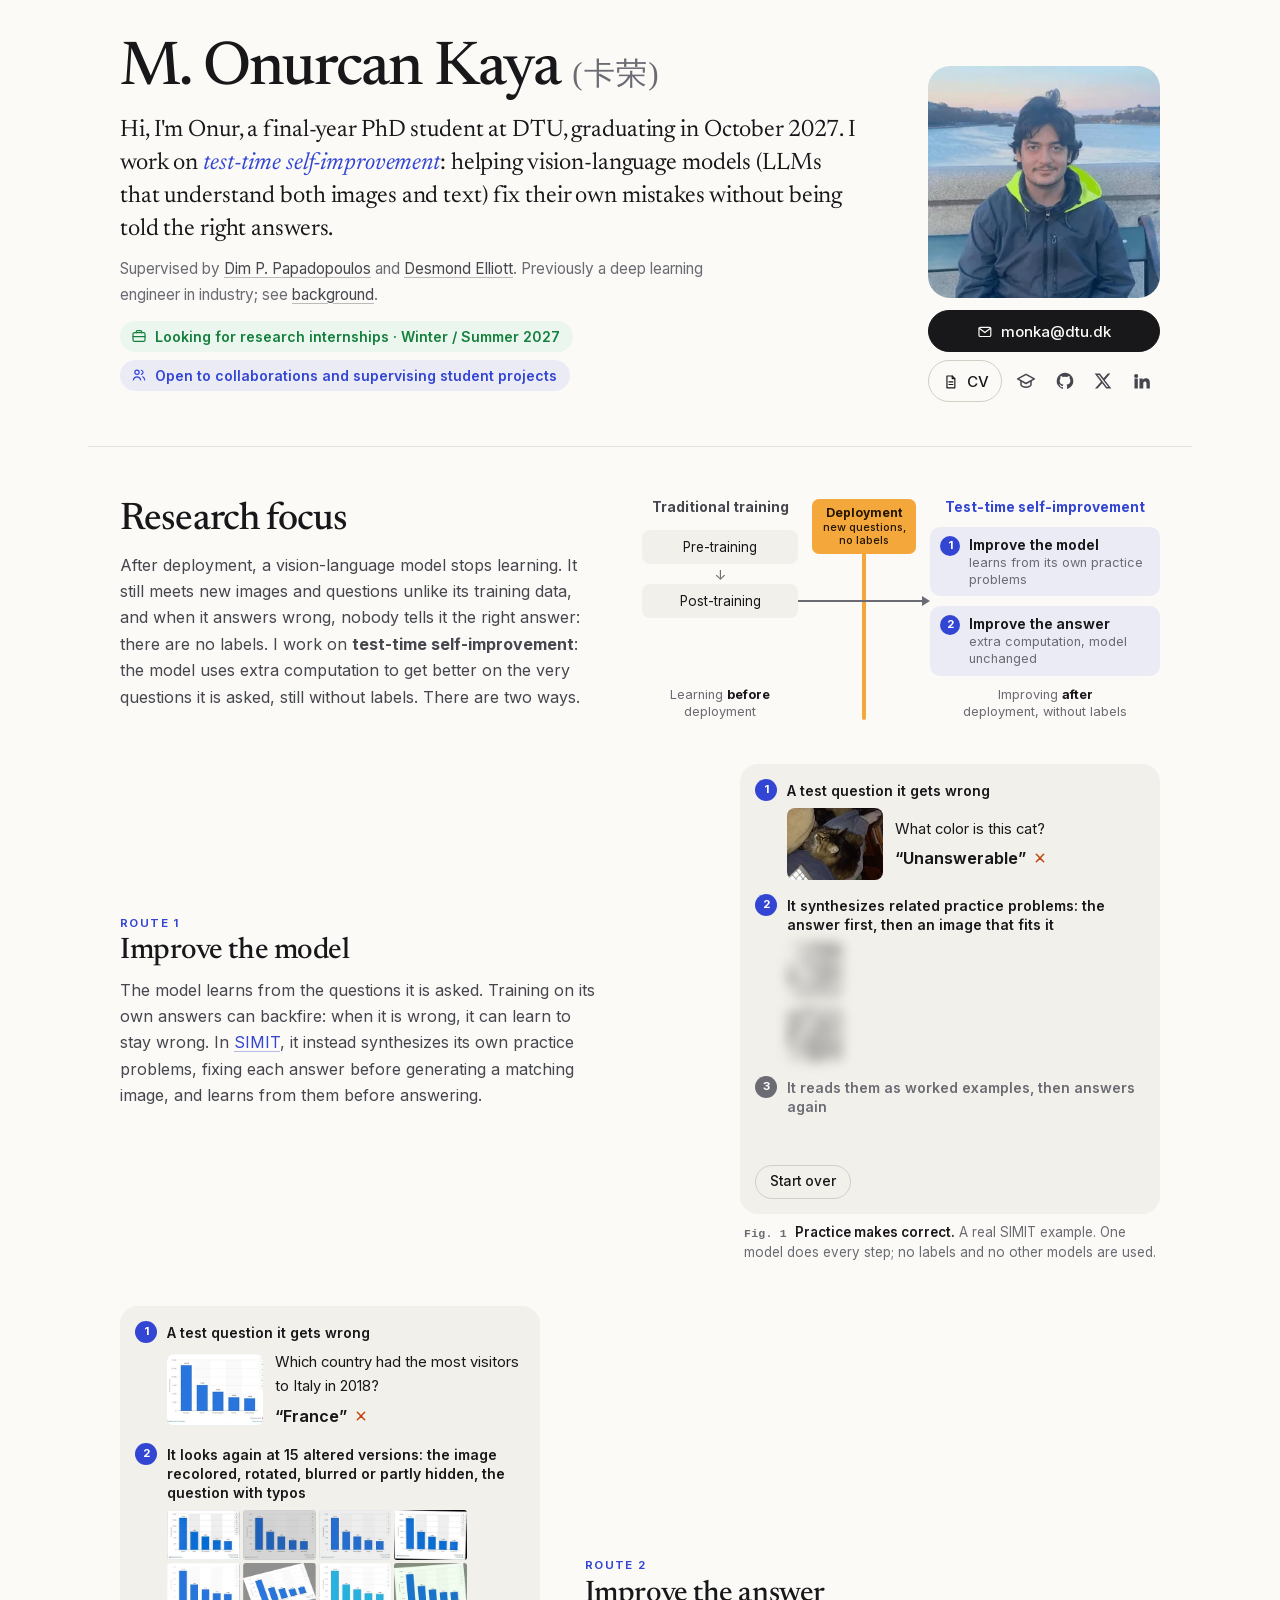
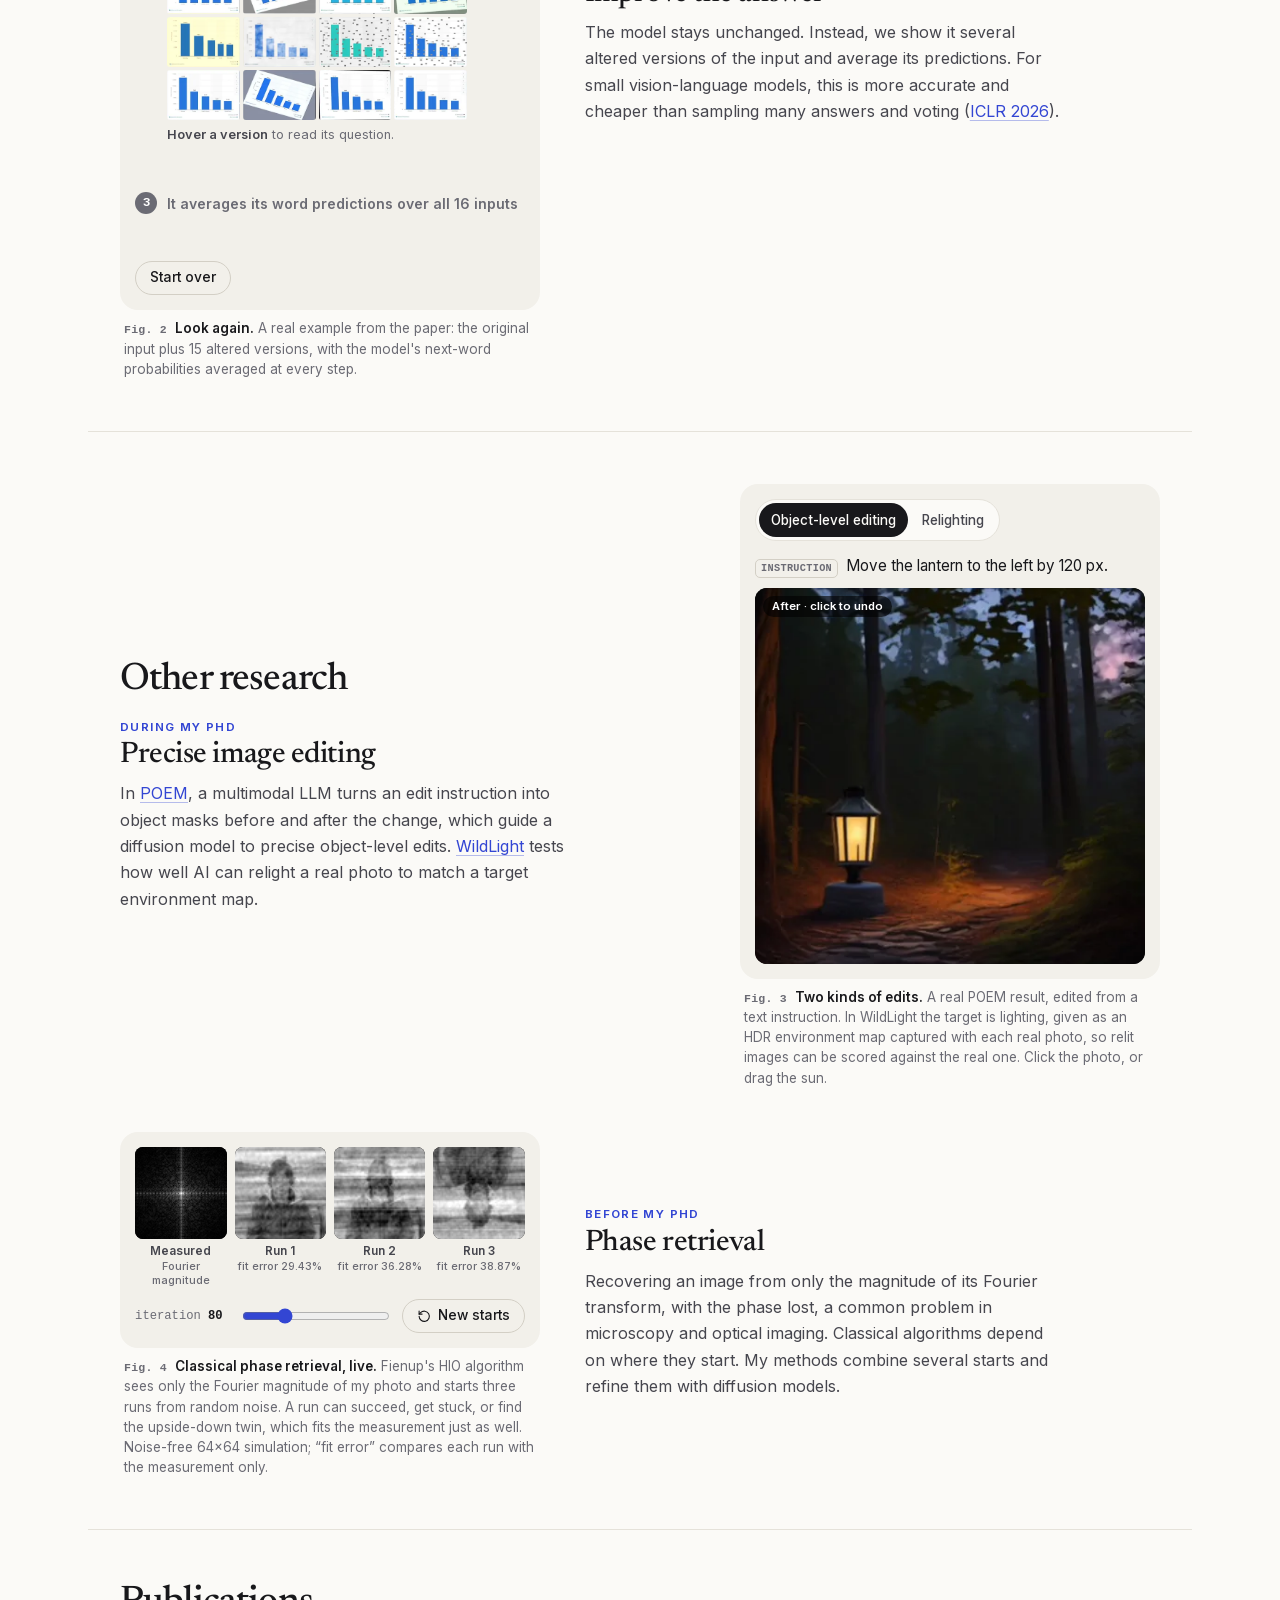
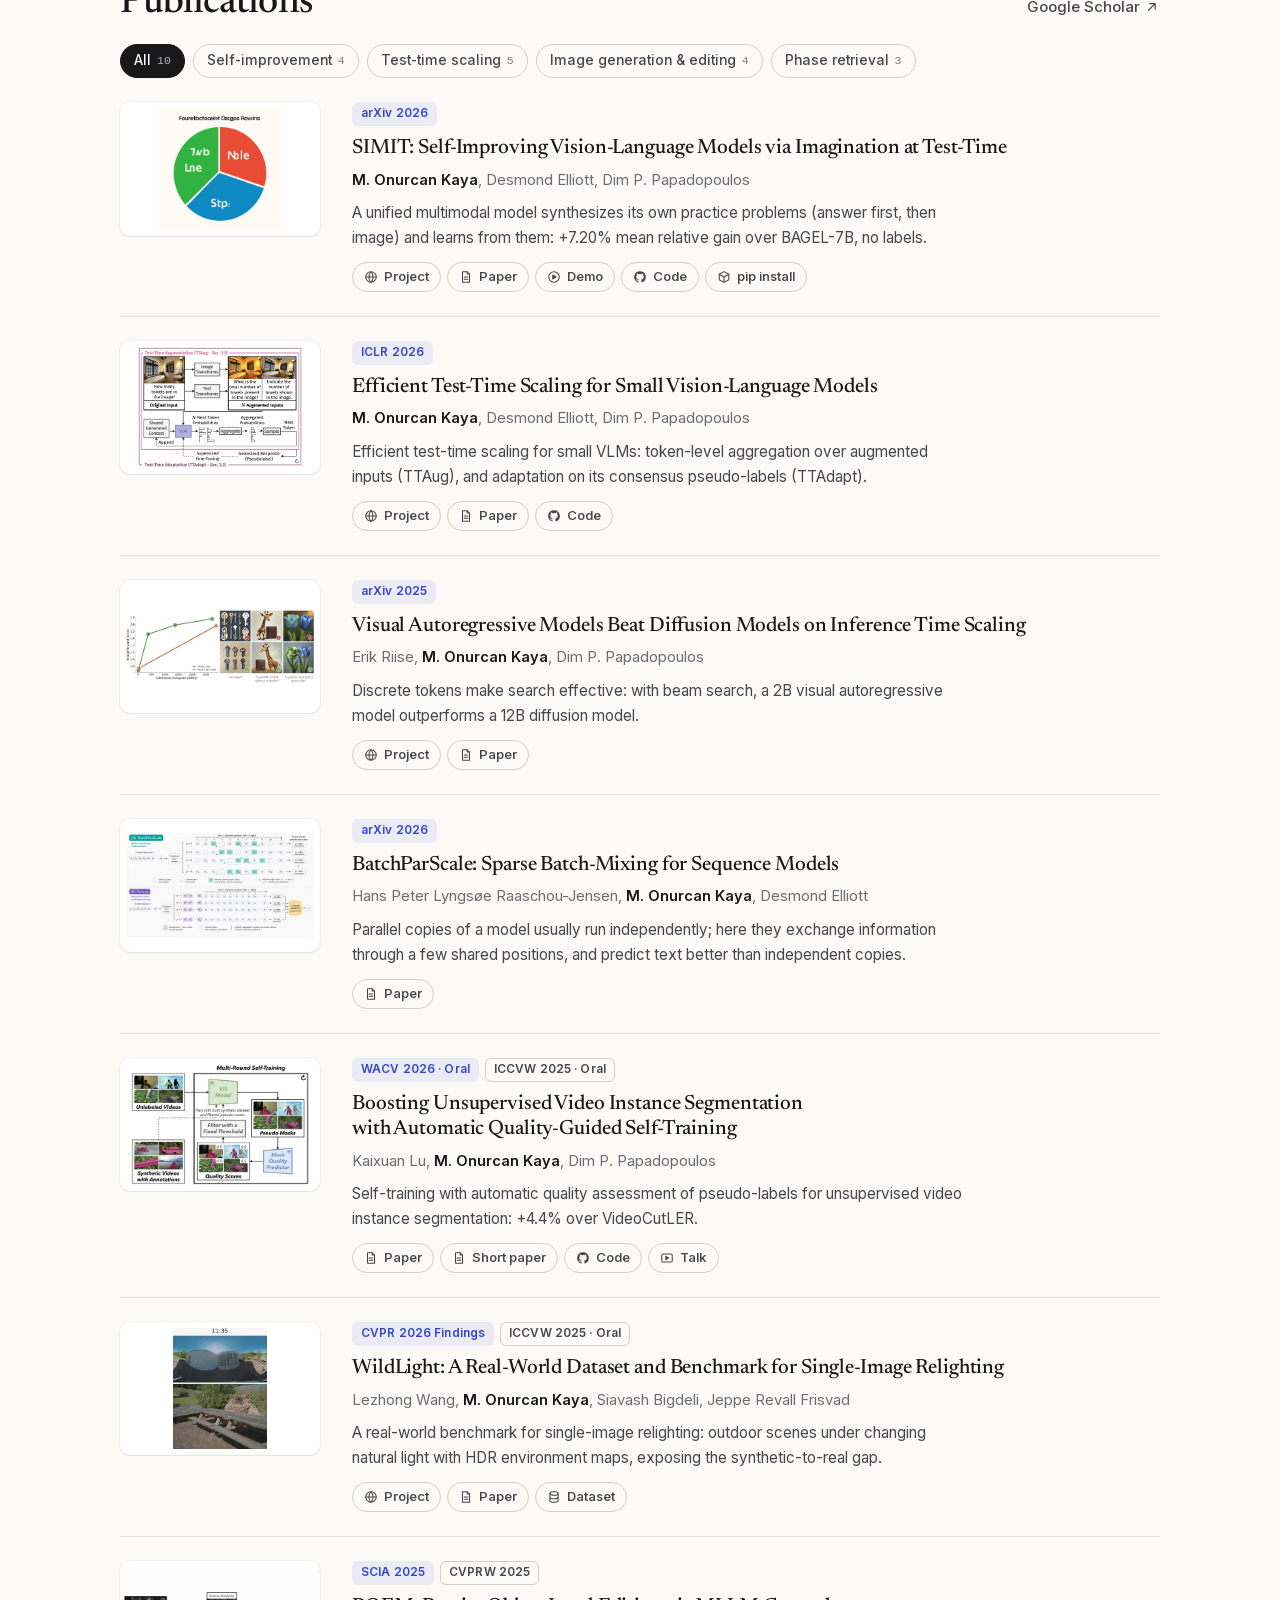
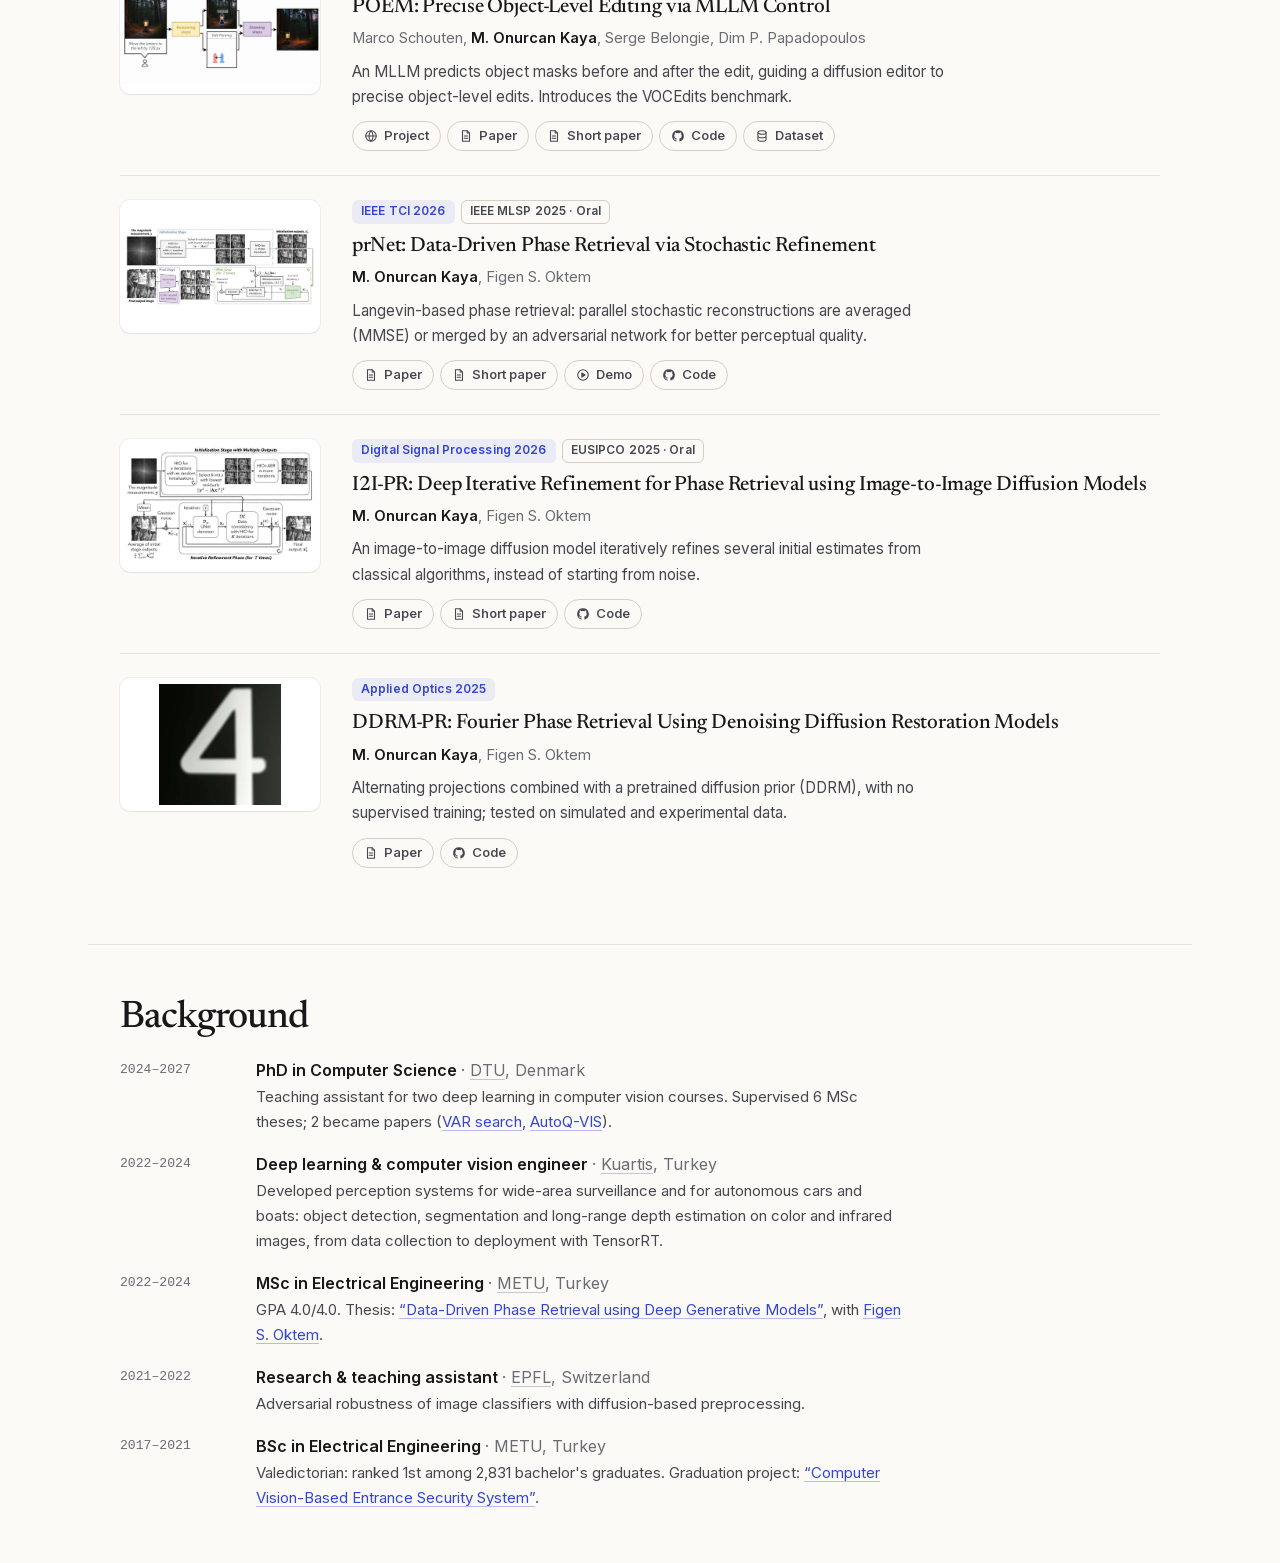
<file: index.html>
<!DOCTYPE html>
<html lang="en" class="no-js">
<head>
  <meta charset="utf-8">
  <meta name="viewport" content="width=device-width, initial-scale=1">
  <title>M. Onurcan Kaya · Self-improving vision-language models · DTU</title>
  <meta name="description" content="Final-year PhD student at DTU on test-time self-improvement: helping vision-language models fix their own mistakes without labels. Open to 2027 internships.">
  <meta name="author" content="M. Onurcan Kaya">
  <meta name="robots" content="index, follow, max-image-preview:large">
  <meta name="google-site-verification" content="65FosXMeS9rjlvRUV5HA9Hw02QAKatoKm_CTN7R_Pek">
  <link rel="canonical" href="https://monurcan.github.io/">

  <meta name="color-scheme" content="light dark">
  <meta name="theme-color" content="#fbfaf7" media="(prefers-color-scheme: light)">
  <meta name="theme-color" content="#111114" media="(prefers-color-scheme: dark)">
  <link rel="icon" href="favicon.ico" sizes="16x16 32x32 48x48">

  <!-- Social cards -->
  <meta property="og:type" content="profile">
  <meta property="og:url" content="https://monurcan.github.io/">
  <meta property="og:site_name" content="M. Onurcan Kaya">
  <meta property="og:title" content="M. Onurcan Kaya · Self-improving vision-language models">
  <meta property="og:description" content="Final-year PhD student at DTU working on test-time self-improvement: how vision-language models can fix their own mistakes, using extra compute and no labels.">
  <meta property="og:image" content="https://monurcan.github.io/assets/img/og.jpg">
  <meta property="og:image:width" content="1200">
  <meta property="og:image:height" content="630">
  <meta property="og:image:alt" content="M. Onurcan Kaya: portrait recovered from noise by phase retrieval">
  <meta property="profile:first_name" content="Onurcan">
  <meta property="profile:last_name" content="Kaya">
  <meta name="twitter:card" content="summary_large_image">
  <meta name="twitter:site" content="@monurcan55">
  <meta name="twitter:creator" content="@monurcan55">
  <meta name="twitter:title" content="M. Onurcan Kaya · Self-improving vision-language models">
  <meta name="twitter:description" content="Final-year PhD student at DTU working on test-time self-improvement: how vision-language models can fix their own mistakes, using extra compute and no labels.">
  <meta name="twitter:image" content="https://monurcan.github.io/assets/img/og.jpg">

  <script>
    document.documentElement.classList.replace('no-js', 'js');
  </script>

  <!-- One self-hosted display face; body text uses the system UI font (zero bytes, no third-party requests) -->
  <link rel="preload" href="assets/fonts/inter.woff2" as="font" type="font/woff2" crossorigin>
  <link rel="preload" href="assets/fonts/newsreader-roman.woff2" as="font" type="font/woff2" crossorigin>
  <link rel="preload" href="assets/fonts/newsreader-italic.woff2" as="font" type="font/woff2" crossorigin>
  <link rel="stylesheet" href="assets/css/site.css">
  <script defer src="assets/js/site.js"></script>

  <script type="application/ld+json">
  {
    "@context": "https://schema.org",
    "@type": "ProfilePage",
    "url": "https://monurcan.github.io/",
    "dateModified": "2026-11-18",
    "mainEntity": {
      "@type": "Person",
      "@id": "https://monurcan.github.io/#person",
      "name": "M. Onurcan Kaya",
      "alternateName": ["Mehmet Onurcan Kaya", "Onur Kaya", "卡荣"],
      "givenName": "Mehmet Onurcan",
      "familyName": "Kaya",
      "url": "https://monurcan.github.io/",
      "email": "mailto:monka@dtu.dk",
      "image": "https://monurcan.github.io/assets/img/portrait-640.webp",
      "jobTitle": "PhD Student in Computer Science",
      "description": "PhD student at the Technical University of Denmark working on test-time self-improvement: how vision-language models can fix their own mistakes without labels.",
      "affiliation": [
        { "@type": "CollegeOrUniversity", "name": "Technical University of Denmark", "url": "https://www.dtu.dk/" },
        { "@type": "ResearchOrganization", "name": "Pioneer Centre for AI", "url": "https://www.aicentre.dk/" }
      ],
      "alumniOf": [
        { "@type": "CollegeOrUniversity", "name": "Middle East Technical University", "url": "https://www.metu.edu.tr/" },
        { "@type": "CollegeOrUniversity", "name": "École Polytechnique Fédérale de Lausanne", "url": "https://www.epfl.ch/" }
      ],
      "award": [
        "Valedictorian, Middle East Technical University (ranked 1st among 2,831 bachelor's graduates)",
        "BKA Award for highest academic performance, METU Electrical and Electronics Engineering (all semesters)"
      ],
      "knowsAbout": ["Test-time self-improvement", "Self-improving models", "Learning without labels", "Test-time scaling", "Test-time adaptation", "Vision-language models", "Unified multimodal models", "Image editing", "Diffusion models", "Phase retrieval", "Computer vision", "Machine learning"],
      "sameAs": [
        "https://scholar.google.com/citations?user=fJDt1ycAAAAJ",
        "https://github.com/monurcan",
        "https://x.com/monurcan55",
        "https://www.linkedin.com/in/monurcan"
      ]
    }
  }
  </script>
</head>

<body>
  <a class="skip" href="#main">Skip to content</a>

  <svg class="sprite" aria-hidden="true" focusable="false">
    <symbol id="i-mail" viewBox="0 0 24 24"><g fill="none" stroke="currentColor" stroke-width="1.8" stroke-linecap="round" stroke-linejoin="round"><rect x="3" y="5" width="18" height="14" rx="2"/><path d="M3.5 6.5l8.5 6.5 8.5-6.5"/></g></symbol>
    <symbol id="i-doc" viewBox="0 0 24 24"><g fill="none" stroke="currentColor" stroke-width="1.8" stroke-linecap="round" stroke-linejoin="round"><path d="M6 3h8l4 4v14H6z"/><path d="M14 3v4h4M9 12h6M9 16h6"/></g></symbol>
    <symbol id="i-scholar" viewBox="0 0 24 24"><g fill="none" stroke="currentColor" stroke-width="1.8" stroke-linecap="round" stroke-linejoin="round"><path d="M2 9.5L12 4l10 5.5L12 15z"/><path d="M6 12v4.5c0 1.4 2.7 3 6 3s6-1.6 6-3V12"/></g></symbol>
    <symbol id="i-github" viewBox="0 0 24 24"><path fill="currentColor" d="M12 2a10 10 0 00-3.16 19.49c.5.09.68-.22.68-.48v-1.7c-2.78.6-3.37-1.34-3.37-1.34-.45-1.16-1.11-1.47-1.11-1.47-.91-.62.07-.6.07-.6 1 .07 1.53 1.03 1.53 1.03.9 1.52 2.34 1.08 2.91.83.09-.65.35-1.09.63-1.34-2.22-.25-4.55-1.11-4.55-4.94 0-1.09.39-1.98 1.03-2.68-.1-.25-.45-1.27.1-2.65 0 0 .84-.27 2.75 1.02a9.58 9.58 0 015 0c1.91-1.29 2.75-1.02 2.75-1.02.55 1.38.2 2.4.1 2.65.64.7 1.03 1.59 1.03 2.68 0 3.84-2.34 4.68-4.57 4.93.36.31.68.92.68 1.85v2.74c0 .27.18.58.69.48A10 10 0 0012 2z"/></symbol>
    <symbol id="i-x" viewBox="0 0 24 24"><path fill="currentColor" d="M17.75 3h3.07l-6.7 7.66L22 21h-6.17l-4.83-6.32L5.47 21H2.4l7.17-8.2L2 3h6.32l4.37 5.78L17.75 3zm-1.08 16.2h1.7L7.4 4.73H5.58l11.09 14.47z"/></symbol>
    <symbol id="i-linkedin" viewBox="0 0 24 24"><path fill="currentColor" d="M4.98 3.5a2.5 2.5 0 11-.02 5 2.5 2.5 0 01.02-5zM3 9h4v12H3zM9 9h3.8v1.7h.05c.53-1 1.83-2.05 3.77-2.05 4.03 0 4.78 2.65 4.78 6.1V21h-4v-5.4c0-1.3-.02-2.95-1.8-2.95-1.8 0-2.07 1.4-2.07 2.85V21H9z"/></symbol>
    <symbol id="i-globe" viewBox="0 0 24 24"><g fill="none" stroke="currentColor" stroke-width="1.8" stroke-linecap="round" stroke-linejoin="round"><circle cx="12" cy="12" r="9"/><path d="M3 12h18M12 3c2.4 2.5 3.6 5.5 3.6 9s-1.2 6.5-3.6 9c-2.4-2.5-3.6-5.5-3.6-9S9.6 5.5 12 3z"/></g></symbol>
    <symbol id="i-play" viewBox="0 0 24 24"><g fill="none" stroke="currentColor" stroke-width="1.8" stroke-linejoin="round"><circle cx="12" cy="12" r="9"/><path d="M10 8.5v7l5.5-3.5z" fill="currentColor"/></g></symbol>
    <symbol id="i-data" viewBox="0 0 24 24"><g fill="none" stroke="currentColor" stroke-width="1.8" stroke-linecap="round"><ellipse cx="12" cy="6" rx="7" ry="3"/><path d="M5 6v12c0 1.7 3.1 3 7 3s7-1.3 7-3V6M5 12c0 1.7 3.1 3 7 3s7-1.3 7-3"/></g></symbol>
    <symbol id="i-video" viewBox="0 0 24 24"><g fill="none" stroke="currentColor" stroke-width="1.8" stroke-linejoin="round"><rect x="3" y="5" width="18" height="14" rx="2.5"/><path d="M10 9.2v5.6l4.6-2.8z" fill="currentColor"/></g></symbol>
    <symbol id="i-pkg" viewBox="0 0 24 24"><g fill="none" stroke="currentColor" stroke-width="1.8" stroke-linejoin="round"><path d="M12 2.8l8.2 4.6v9.2L12 21.2l-8.2-4.6V7.4z"/><path d="M3.8 7.4L12 12l8.2-4.6M12 12v9.2"/></g></symbol>
    <symbol id="i-briefcase" viewBox="0 0 24 24"><g fill="none" stroke="currentColor" stroke-width="1.8" stroke-linecap="round" stroke-linejoin="round"><rect x="3" y="7" width="18" height="13" rx="2"/><path d="M8 7V5.5A1.5 1.5 0 019.5 4h5A1.5 1.5 0 0116 5.5V7M3 13h18"/></g></symbol>
    <symbol id="i-users" viewBox="0 0 24 24"><g fill="none" stroke="currentColor" stroke-width="1.8" stroke-linecap="round" stroke-linejoin="round"><circle cx="9" cy="8" r="3.2"/><path d="M3.5 19.5c.6-3 2.8-4.8 5.5-4.8s4.9 1.8 5.5 4.8M15.6 4.9a3.2 3.2 0 010 6.2M17.6 14.7c1.6.6 2.6 2.2 2.9 4.8"/></g></symbol>
    <symbol id="i-arrow" viewBox="0 0 24 24"><path d="M7 17L17 7M8.5 7H17v8.5" fill="none" stroke="currentColor" stroke-width="1.8" stroke-linecap="round" stroke-linejoin="round"/></symbol>
    <symbol id="i-check" viewBox="0 0 24 24"><path d="M5 12.5l4.5 4.5L19 7.5" fill="none" stroke="currentColor" stroke-width="2.2" stroke-linecap="round" stroke-linejoin="round"/></symbol>
    <symbol id="i-cross" viewBox="0 0 24 24"><path d="M6.5 6.5l11 11M17.5 6.5l-11 11" fill="none" stroke="currentColor" stroke-width="2.2" stroke-linecap="round"/></symbol>
    <symbol id="i-replay" viewBox="0 0 24 24"><g fill="none" stroke="currentColor" stroke-width="1.8" stroke-linecap="round" stroke-linejoin="round"><path d="M3.5 12a8.5 8.5 0 102.5-6L3.5 8.5"/><path d="M3.5 3.5v5h5"/></g></symbol>
  </svg>

  <main id="main">
    <!-- ================================ HERO ================================ -->
    <section class="hero wrap" id="top" aria-labelledby="name">
      <div class="hero-main">
        <h1 id="name">M. Onurcan Kaya <span class="zh" lang="zh-Hans">(卡荣)</span></h1>
        <p class="lede">Hi, I'm Onur, a final-year PhD student at DTU, graduating in October 2027. I work on <em>test-time self-improvement</em>: helping vision-language models (LLMs that understand both images and text) fix their own mistakes without being told the right answers.</p>
        <p class="hero-meta">Supervised by <a href="https://dimipapa.github.io/" target="_blank" rel="noopener">Dim P. Papadopoulos</a> and <a href="https://elliottd.github.io/" target="_blank" rel="noopener">Desmond Elliott</a>. Previously a deep learning engineer in industry; see <a href="#background">background</a>.</p>
        <ul class="badges">
          <li class="badge badge-good"><span class="badge-icon" aria-hidden="true"><svg class="i"><use href="#i-briefcase"/></svg></span>Looking for research internships · Winter / Summer 2027</li>
          <li class="badge badge-accent"><span class="badge-icon" aria-hidden="true"><svg class="i"><use href="#i-users"/></svg></span>Open to collaborations and supervising student projects</li>
        </ul>
      </div>
      <div class="hero-side">
        <img class="hero-photo" src="assets/img/portrait-640.webp" srcset="assets/img/portrait-320.webp 320w, assets/img/portrait-640.webp 640w"
             sizes="(min-width: 860px) 232px, 76px" width="640" height="640" fetchpriority="high"
             alt="Portrait of M. Onurcan Kaya by a lake at dusk">
        <div class="actions">
          <a class="btn btn-primary" href="mailto:monka@dtu.dk"><svg class="i" aria-hidden="true"><use href="#i-mail"/></svg>monka@dtu.dk</a>
          <div class="actions-row">
            <a class="btn" href="https://drive.google.com/file/d/131CU2jJg0Qxe28cmy8gptCVS70MrD47J/view" target="_blank" rel="noopener"><svg class="i" aria-hidden="true"><use href="#i-doc"/></svg>CV</a>
            <a class="icon-link" href="https://scholar.google.com/citations?user=fJDt1ycAAAAJ" target="_blank" rel="noopener me" aria-label="Google Scholar" title="Google Scholar"><svg class="i" aria-hidden="true"><use href="#i-scholar"/></svg></a>
            <a class="icon-link" href="https://github.com/monurcan" target="_blank" rel="noopener me" aria-label="GitHub" title="GitHub"><svg class="i" aria-hidden="true"><use href="#i-github"/></svg></a>
            <a class="icon-link" href="https://x.com/monurcan55" target="_blank" rel="noopener me" aria-label="X (Twitter)" title="X (Twitter)"><svg class="i" aria-hidden="true"><use href="#i-x"/></svg></a>
            <a class="icon-link" href="https://www.linkedin.com/in/monurcan" target="_blank" rel="noopener me" aria-label="LinkedIn" title="LinkedIn"><svg class="i" aria-hidden="true"><use href="#i-linkedin"/></svg></a>
          </div>
        </div>
      </div>
    </section>

    <!-- ============================== RESEARCH ============================== -->
    <section class="section wrap" id="research" aria-labelledby="research-h">
      <div class="intro">
        <div class="intro-text">
          <h2 id="research-h">Research focus</h2>
          <p class="section-lede">After deployment, a vision-language model stops learning. It still meets new images and questions unlike its training data, and when it answers wrong, nobody tells it the right answer: there are no labels. I work on <strong>test-time self-improvement</strong>: the model uses extra computation to get better on the very questions it is asked, still without labels. There are two ways.</p>
        </div>
        <figure class="tl-fig" aria-label="Timeline: traditional training (pre-training, then post-training) happens before deployment. After deployment, new questions arrive without labels, and test-time self-improvement either improves the model (route 1) or improves the answer (route 2).">
          <p class="tlf-title tlf-t-before">Traditional training</p>
          <p class="tlf-flow"><span>Pre-training</span><span class="tlf-arr" aria-hidden="true">→</span><span>Post-training</span></p>
          <p class="tlf-cap tlf-cap-before">Learning <b>before</b> deployment</p>
          <div class="tlf-marker"><span>Deployment<small>new questions, no labels</small></span></div>
          <p class="tlf-title tlf-t-after">Test-time self-improvement</p>
          <div class="tlf-routes">
            <a class="tlf-route" href="#route-model"><span class="tlf-n" aria-hidden="true">1</span><span><b>Improve the model</b>learns from its own practice problems</span></a>
            <a class="tlf-route" href="#route-answer"><span class="tlf-n" aria-hidden="true">2</span><span><b>Improve the answer</b>extra computation, model unchanged</span></a>
          </div>
          <p class="tlf-cap tlf-cap-after">Improving <b>after</b> deployment, without labels</p>
        </figure>
      </div>

      <article class="route" id="route-model">
        <div class="route-text">
          <p class="kicker">Route 1</p>
          <h3>Improve the model</h3>
          <p>The model learns from the questions it is asked. Training on its own answers can backfire: when it is wrong, it can learn to stay wrong. In <a href="#pub-simit">SIMIT</a>, it instead synthesizes its own practice problems, fixing each answer before generating a matching image, and learns from them before answering.</p>
        </div>
        <figure class="fig js-only" id="fig-1">
          <div class="fig-body demo">
            <ol class="steps">
              <li class="step">
                <span class="step-n" aria-hidden="true">1</span>
                <div class="step-body">
                  <p class="step-t">A test question it gets wrong</p>
                  <div class="case">
                    <img class="case-img" src="assets/img/simit-query.webp" width="192" height="144" loading="lazy" decoding="async" alt="A dim, blurry photo of a cat lying on a lap next to a keyboard">
                    <div>
                      <p class="case-q">What color is this cat?</p>
                      <p class="verdict is-wrong"><b>“Unanswerable”</b><svg class="i" aria-hidden="true"><use href="#i-cross"/></svg><span class="sr-only">(wrong)</span></p>
                    </div>
                  </div>
                </div>
              </li>
              <li class="step is-dim">
                <span class="step-n" aria-hidden="true">2</span>
                <div class="step-body">
                  <p class="step-t">It synthesizes related practice problems: the answer first, then an image that fits it</p>
                  <ul class="practice">
                    <li class="practice-item"><img src="assets/img/simit-syn1.webp" width="112" height="112" loading="lazy" decoding="async" alt="A generated photo of a fluffy cat sitting on a lap"><p><span class="practice-q">Is the cat sitting or lying down?</span><span class="practice-a">Sitting</span></p></li>
                    <li class="practice-item"><img src="assets/img/simit-syn2.webp" width="112" height="112" loading="lazy" decoding="async" alt="A generated photo of a fluffy cat standing on a lap"><p><span class="practice-q">How many legs does the cat have?</span><span class="practice-a">Four</span></p></li>
                  </ul>
                </div>
              </li>
              <li class="step is-dim">
                <span class="step-n" aria-hidden="true">3</span>
                <div class="step-body">
                  <p class="step-t">It reads them as worked examples, then answers again</p>
                  <p class="verdict demo-out" aria-live="polite">?</p>
                </div>
              </li>
            </ol>
            <button class="btn btn-small demo-btn" type="button">Run SIMIT</button>
          </div>
          <figcaption><span class="fig-no">Fig. 1</span> <b>Practice makes correct.</b> A real SIMIT example. One model does every step; no labels and no other models are used.</figcaption>
        </figure>
      </article>

      <article class="route" id="route-answer">
        <div class="route-text">
          <p class="kicker">Route 2</p>
          <h3>Improve the answer</h3>
          <p>The model stays unchanged. Instead, we show it several altered versions of the input and average its predictions. For small vision-language models, this is more accurate and cheaper than sampling many answers and voting (<a href="#pub-etts">ICLR 2026</a>).</p>
        </div>
        <figure class="fig js-only" id="fig-2">
          <div class="fig-body demo tta">
            <ol class="steps">
              <li class="step">
                <span class="step-n" aria-hidden="true">1</span>
                <div class="step-body">
                  <p class="step-t">A test question it gets wrong</p>
                  <div class="case">
                    <img class="case-img" src="assets/img/ttaug-original.webp" width="192" height="144" loading="lazy" decoding="async" alt="A bar chart of 2018 arrivals in Italy by country, in thousands: Germany 13,518, France 7,641, United Kingdom 5,659, Austria 4,020, United States 3,694">
                    <div>
                      <p class="case-q">Which country had the most visitors to Italy in 2018?</p>
                      <p class="verdict is-wrong"><b>“France”</b><svg class="i" aria-hidden="true"><use href="#i-cross"/></svg><span class="sr-only">(wrong)</span></p>
                    </div>
                  </div>
                </div>
              </li>
              <li class="step is-dim">
                <span class="step-n" aria-hidden="true">2</span>
                <div class="step-body">
                  <p class="step-t">It looks again at 15 altered versions: the image recolored, rotated, blurred or partly hidden, the question with typos</p>
                  <ol class="tta-grid" aria-hidden="true"></ol>
                  <p class="tta-hint"><span class="tta-qtag">Hover a version</span> <span class="tta-qtext">to read its question.</span></p>
                </div>
              </li>
              <li class="step is-dim">
                <span class="step-n" aria-hidden="true">3</span>
                <div class="step-body">
                  <p class="step-t">It averages its word predictions over all 16 inputs</p>
                  <p class="verdict demo-out" aria-live="polite">?</p>
                </div>
              </li>
            </ol>
            <button class="btn btn-small tta-btn" type="button">Look again</button>
          </div>
          <figcaption><span class="fig-no">Fig. 2</span> <b>Look again.</b> A real example from the paper: the original input plus 15 altered versions, with the model's next-word probabilities averaged at every step.</figcaption>
        </figure>
      </article>

    </section>

    <!-- ============================== OTHER RESEARCH ============================== -->
    <section class="section wrap" id="other-research" aria-labelledby="other-h">
      <article class="route" id="route-edit">
        <div class="route-text">
          <h2 id="other-h">Other research</h2>
          <p class="kicker">During my PhD</p>
          <h3>Precise image editing</h3>
          <p>In <a href="#pub-poem">POEM</a>, a multimodal LLM turns an edit instruction into object masks before and after the change, which guide a diffusion model to precise object-level edits. <a href="#pub-wild">WildLight</a> tests how well AI can relight a real photo to match a target environment map.</p>
        </div>
        <figure class="fig js-only" id="fig-3">
          <div class="fig-body demo edit">
            <div class="tabs" role="tablist" aria-label="Kind of edit">
              <button class="tab" type="button" role="tab" id="tab-move" aria-controls="panel-move" aria-selected="true">Object-level editing</button>
              <button class="tab" type="button" role="tab" id="tab-light" aria-controls="panel-light" aria-selected="false" tabindex="-1">Relighting</button>
            </div>
            <div class="edit-panel" id="panel-move" role="tabpanel" aria-labelledby="tab-move">
              <p class="demo-q"><span class="q-tag">Instruction</span>Move the lantern to the left by 120 px.</p>
              <button class="stage edit-stage" type="button" aria-pressed="false" aria-labelledby="edit-tag">
                <img class="edit-before" src="assets/img/poem-before.webp" width="420" height="420" loading="lazy" decoding="async" alt="A lantern in the middle of a forest path at dusk">
                <img class="edit-after" src="assets/img/poem-after.webp" width="420" height="420" loading="lazy" decoding="async" alt="The scene after the edit, with the lantern moved to the left">
                <span class="stage-tag" id="edit-tag">Before · click to edit</span>
              </button>
            </div>
            <div class="edit-panel" id="panel-light" role="tabpanel" aria-labelledby="tab-light" hidden>
              <div class="relight-target">
                <div class="relight-env" aria-hidden="true"></div>
                <p><span class="q-tag">Target light</span><span class="relight-envlabel">HDR environment map captured at 11:35</span></p>
              </div>
              <div class="stage relight-stage"><span class="stage-tag">Real photo · 11:35</span></div>
              <input class="sun-range" type="range" min="0" max="4" step="0.01" value="0" aria-label="Target lighting: time of day">
              <div class="relight-ticks" aria-hidden="true"><span>11:35</span><span>12:40</span><span>15:00</span><span>16:06</span><span>17:15</span></div>
            </div>
          </div>
          <figcaption><span class="fig-no">Fig. 3</span> <b>Two kinds of edits.</b> A real POEM result, edited from a text instruction. In WildLight the target is lighting, given as an HDR environment map captured with each real photo, so relit images can be scored against the real one. Click the photo, or drag the sun.</figcaption>
        </figure>
      </article>

      <article class="route" id="route-pr">
        <div class="route-text">
          <p class="kicker">Before my PhD</p>
          <h3>Phase retrieval</h3>
          <p>Recovering an image from only the magnitude of its Fourier transform, with the phase lost, a common problem in microscopy and optical imaging. Classical algorithms depend on where they start. My methods combine several starts and refine them with diffusion models.</p>
        </div>
        <figure class="fig js-only" id="fig-4">
          <div class="fig-body demo pr">
            <div class="pr-tiles">
              <div class="pr-tile"><canvas class="pr-meas" width="128" height="128" aria-hidden="true"></canvas><p class="pr-cap">Measured<span>Fourier magnitude</span></p></div>
              <div class="pr-tile pr-run"><canvas width="64" height="64" aria-hidden="true"></canvas><p class="pr-cap">Run 1<span class="pr-fit">&nbsp;</span></p></div>
              <div class="pr-tile pr-run"><canvas width="64" height="64" aria-hidden="true"></canvas><p class="pr-cap">Run 2<span class="pr-fit">&nbsp;</span></p></div>
              <div class="pr-tile pr-run"><canvas width="64" height="64" aria-hidden="true"></canvas><p class="pr-cap">Run 3<span class="pr-fit">&nbsp;</span></p></div>
            </div>
            <div class="pr-controls">
              <span class="pr-step">iteration <b class="pr-it">0</b></span>
              <input class="pr-range" type="range" min="0" max="30" value="0" step="1" aria-label="HIO iteration">
              <button class="btn btn-small pr-replay" type="button"><svg class="i" aria-hidden="true"><use href="#i-replay"/></svg>New starts</button>
            </div>
          </div>
          <figcaption><span class="fig-no">Fig. 4</span> <b>Classical phase retrieval, live.</b> Fienup's HIO algorithm sees only the Fourier magnitude of my photo and starts three runs from random noise. A run can succeed, get stuck, or find the upside-down twin, which fits the measurement just as well. Noise-free 64×64 simulation; “fit error” compares each run with the measurement only.</figcaption>
        </figure>
      </article>
    </section>

    <!-- ============================ PUBLICATIONS ============================ -->
    <section class="section wrap" id="publications" aria-labelledby="pubs-h">
      <div class="section-head">
        <h2 id="pubs-h">Publications</h2>
        <a class="quiet-link" href="https://scholar.google.com/citations?user=fJDt1ycAAAAJ" target="_blank" rel="noopener">Google Scholar <svg class="i" aria-hidden="true"><use href="#i-arrow"/></svg></a>
      </div>

      <fieldset class="filters js-only">
        <legend class="sr-only">Filter publications by topic</legend>
        <button type="button" class="chip" data-filter="all" aria-pressed="true">All <span class="chip-n"></span></button>
        <button type="button" class="chip" data-filter="self" aria-pressed="false">Self-improvement <span class="chip-n"></span></button>
        <button type="button" class="chip" data-filter="tts" aria-pressed="false">Test-time scaling <span class="chip-n"></span></button>
        <button type="button" class="chip" data-filter="gen" aria-pressed="false">Image generation &amp; editing <span class="chip-n"></span></button>
        <button type="button" class="chip" data-filter="pr" aria-pressed="false">Phase retrieval <span class="chip-n"></span></button>
      </fieldset>
      <p class="sr-only" id="pub-status" aria-live="polite"></p>

      <ol class="pubs">
        <li class="pub" id="pub-simit" data-topics="self gen">
          <a class="pub-media" href="https://monurcan.github.io/simit" target="_blank" rel="noopener" tabindex="-1" aria-hidden="true" data-frames='[["assets/img/simit_1.webp", ""]]'>
            <img src="assets/img/simit_0.webp" width="640" height="640" loading="lazy" decoding="async" alt="Pie chart drawn by the model on its own, with garbled labels">
          </a>
          <div class="pub-body">
            <p class="pub-venue"><span class="venue venue-main">arXiv 2026</span></p>
            <h3 class="pub-title"><a href="https://monurcan.github.io/simit" target="_blank" rel="noopener">SIMIT: Self-Improving Vision-Language Models via Imagination at Test-Time</a></h3>
            <p class="pub-authors"><b class="me">M. Onurcan Kaya</b>, <a href="https://elliottd.github.io/" target="_blank" rel="noopener">Desmond Elliott</a>, <a href="https://dimipapa.github.io/" target="_blank" rel="noopener">Dim P. Papadopoulos</a></p>
            <p class="pub-tldr">A unified multimodal model synthesizes its own practice problems (answer first, then image) and learns from them: +7.20% mean relative gain over BAGEL-7B, no labels.</p>
            <div class="pub-links">
              <a class="pill" href="https://monurcan.github.io/simit" target="_blank" rel="noopener"><svg class="i" aria-hidden="true"><use href="#i-globe"/></svg>Project</a>
              <a class="pill" href="https://arxiv.org/abs/2611.00053" target="_blank" rel="noopener"><svg class="i" aria-hidden="true"><use href="#i-doc"/></svg>Paper</a>
              <a class="pill" href="https://huggingface.co/spaces/monurcan/simit" target="_blank" rel="noopener"><svg class="i" aria-hidden="true"><use href="#i-play"/></svg>Demo</a>
              <a class="pill" href="https://github.com/monurcan/simit_paper" target="_blank" rel="noopener"><svg class="i" aria-hidden="true"><use href="#i-github"/></svg>Code</a>
              <a class="pill" href="https://pypi.org/project/simit/" target="_blank" rel="noopener"><svg class="i" aria-hidden="true"><use href="#i-pkg"/></svg>pip install</a>
            </div>
          </div>
        </li>

        <li class="pub" id="pub-etts" data-topics="self tts">
          <a class="pub-media" href="https://monurcan.github.io/efficient_test_time_scaling" target="_blank" rel="noopener" tabindex="-1" aria-hidden="true">
            <img src="assets/img/efficienttesttimescaling-480.webp" srcset="assets/img/efficienttesttimescaling-480.webp 480w, assets/img/efficienttesttimescaling-960.webp 960w" sizes="(min-width: 700px) 200px, 112px" width="480" height="357" loading="lazy" decoding="async" alt="Diagram: the input is altered several ways and the model's predictions are averaged">
          </a>
          <div class="pub-body">
            <p class="pub-venue"><span class="venue venue-main">ICLR 2026</span></p>
            <h3 class="pub-title"><a href="https://monurcan.github.io/efficient_test_time_scaling" target="_blank" rel="noopener">Efficient Test-Time Scaling for Small Vision-Language Models</a></h3>
            <p class="pub-authors"><b class="me">M. Onurcan Kaya</b>, <a href="https://elliottd.github.io/" target="_blank" rel="noopener">Desmond Elliott</a>, <a href="https://dimipapa.github.io/" target="_blank" rel="noopener">Dim P. Papadopoulos</a></p>
            <p class="pub-tldr">Efficient test-time scaling for small VLMs: token-level aggregation over augmented inputs (TTAug), and adaptation on its consensus pseudo-labels (TTAdapt).</p>
            <div class="pub-links">
              <a class="pill" href="https://monurcan.github.io/efficient_test_time_scaling" target="_blank" rel="noopener"><svg class="i" aria-hidden="true"><use href="#i-globe"/></svg>Project</a>
              <a class="pill" href="https://arxiv.org/abs/2510.03574" target="_blank" rel="noopener"><svg class="i" aria-hidden="true"><use href="#i-doc"/></svg>Paper</a>
              <a class="pill" href="https://github.com/monurcan/efficient_test_time_scaling" target="_blank" rel="noopener"><svg class="i" aria-hidden="true"><use href="#i-github"/></svg>Code</a>
            </div>
          </div>
        </li>

        <li class="pub" id="pub-var" data-topics="tts gen">
          <a class="pub-media" href="https://erir11.github.io/visual-autoregressive-search/" target="_blank" rel="noopener" tabindex="-1" aria-hidden="true">
            <img src="assets/img/vartts-480.webp" srcset="assets/img/vartts-480.webp 480w, assets/img/vartts-960.webp 960w" sizes="(min-width: 700px) 200px, 112px" width="480" height="185" loading="lazy" decoding="async" alt="Quality versus computation: a 2B autoregressive model with search overtakes a 12B diffusion model">
          </a>
          <div class="pub-body">
            <p class="pub-venue"><span class="venue venue-main">arXiv 2025</span></p>
            <h3 class="pub-title"><a href="https://erir11.github.io/visual-autoregressive-search/" target="_blank" rel="noopener">Visual Autoregressive Models Beat Diffusion Models on Inference Time Scaling</a></h3>
            <p class="pub-authors"><a href="https://www.linkedin.com/in/erik-riise-97a6a31a6/" target="_blank" rel="noopener">Erik Riise</a>, <b class="me">M. Onurcan Kaya</b>, <a href="https://dimipapa.github.io/" target="_blank" rel="noopener">Dim P. Papadopoulos</a></p>
            <p class="pub-tldr">Discrete tokens make search effective: with beam search, a 2B visual autoregressive model outperforms a 12B diffusion model.</p>
            <div class="pub-links">
              <a class="pill" href="https://erir11.github.io/visual-autoregressive-search/" target="_blank" rel="noopener"><svg class="i" aria-hidden="true"><use href="#i-globe"/></svg>Project</a>
              <a class="pill" href="https://arxiv.org/abs/2510.16751" target="_blank" rel="noopener"><svg class="i" aria-hidden="true"><use href="#i-doc"/></svg>Paper</a>
            </div>
          </div>
        </li>

        <li class="pub" id="pub-bps" data-topics="tts">
          <a class="pub-media" href="https://arxiv.org/abs/2610.25254" target="_blank" rel="noopener" tabindex="-1" aria-hidden="true">
            <img src="assets/img/batchparscale-480.webp" srcset="assets/img/batchparscale-480.webp 480w, assets/img/batchparscale-960.webp 960w" sizes="(min-width: 700px) 200px, 112px" width="480" height="272" loading="lazy" decoding="async" alt="Diagram: parallel copies of a model exchanging information through a few shared positions">
          </a>
          <div class="pub-body">
            <p class="pub-venue"><span class="venue venue-main">arXiv 2026</span></p>
            <h3 class="pub-title"><a href="https://arxiv.org/abs/2610.25254" target="_blank" rel="noopener">BatchParScale: Sparse Batch-Mixing for Sequence Models</a></h3>
            <p class="pub-authors"><a href="https://huggingface.co/hanspeterlyngsoeraaschoujensen" target="_blank" rel="noopener">Hans Peter Lyngsøe Raaschou-Jensen</a>, <b class="me">M. Onurcan Kaya</b>, <a href="https://elliottd.github.io/" target="_blank" rel="noopener">Desmond Elliott</a></p>
            <p class="pub-tldr">Parallel copies of a model usually run independently; here they exchange information through a few shared positions, and predict text better than independent copies.</p>
            <div class="pub-links">
              <a class="pill" href="https://arxiv.org/abs/2610.25254" target="_blank" rel="noopener"><svg class="i" aria-hidden="true"><use href="#i-doc"/></svg>Paper</a>
            </div>
          </div>
        </li>

        <li class="pub" id="pub-autoq" data-topics="self">
          <a class="pub-media" href="https://arxiv.org/abs/2512.06864" target="_blank" rel="noopener" tabindex="-1" aria-hidden="true">
            <img src="assets/img/autoqvis-480.webp" srcset="assets/img/autoqvis-480.webp 480w, assets/img/autoqvis-960.webp 960w" sizes="(min-width: 700px) 200px, 112px" width="480" height="329" loading="lazy" decoding="async" alt="Diagram: a video model trains on its own predictions, filtered by a learned quality checker">
          </a>
          <div class="pub-body">
            <p class="pub-venue"><span class="venue venue-main">WACV 2026 · Oral</span><span class="venue">ICCVW 2025 · Oral</span></p>
            <h3 class="pub-title"><a href="https://arxiv.org/abs/2512.06864" target="_blank" rel="noopener">Boosting Unsupervised Video Instance Segmentation with Automatic Quality-Guided Self-Training</a></h3>
            <p class="pub-authors"><a href="https://github.com/wcbup" target="_blank" rel="noopener">Kaixuan Lu</a>, <b class="me">M. Onurcan Kaya</b>, <a href="https://dimipapa.github.io/" target="_blank" rel="noopener">Dim P. Papadopoulos</a></p>
            <p class="pub-tldr">Self-training with automatic quality assessment of pseudo-labels for unsupervised video instance segmentation: +4.4% over VideoCutLER.</p>
            <div class="pub-links">
              <a class="pill" href="https://arxiv.org/abs/2512.06864" target="_blank" rel="noopener"><svg class="i" aria-hidden="true"><use href="#i-doc"/></svg>Paper</a>
              <a class="pill" href="https://arxiv.org/abs/2508.19808" target="_blank" rel="noopener"><svg class="i" aria-hidden="true"><use href="#i-doc"/></svg>Short paper</a>
              <a class="pill" href="https://github.com/wcbup/AutoQ-VIS" target="_blank" rel="noopener"><svg class="i" aria-hidden="true"><use href="#i-github"/></svg>Code</a>
              <a class="pill" href="https://youtu.be/HPAWe4r1L4I" target="_blank" rel="noopener"><svg class="i" aria-hidden="true"><use href="#i-video"/></svg>Talk</a>
            </div>
          </div>
        </li>

        <li class="pub" id="pub-wild" data-topics="gen self">
          <a class="pub-media" href="https://lez-s.github.io/wildrelight_proj/" target="_blank" rel="noopener" tabindex="-1" aria-hidden="true" data-frames='[["assets/img/wildlight_1.webp", ""], ["assets/img/wildlight_2.webp", ""], ["assets/img/wildlight_3.webp", ""], ["assets/img/wildlight_4.webp", ""]]'>
            <img src="assets/img/wildlight_0.webp" width="295" height="382" loading="lazy" decoding="async" alt="An outdoor scene with its sky panorama, photographed at 11:35">
          </a>
          <div class="pub-body">
            <p class="pub-venue"><span class="venue venue-main">CVPR 2026 Findings</span><span class="venue">ICCVW 2025 · Oral</span></p>
            <h3 class="pub-title"><a href="https://lez-s.github.io/wildrelight_proj/" target="_blank" rel="noopener">WildLight: A Real-World Dataset and Benchmark for Single-Image Relighting</a></h3>
            <p class="pub-authors"><a href="https://github.com/lez-s" target="_blank" rel="noopener">Lezhong Wang</a>, <b class="me">M. Onurcan Kaya</b>, <a href="https://people.compute.dtu.dk/sarbi/" target="_blank" rel="noopener">Siavash Bigdeli</a>, <a href="https://people.compute.dtu.dk/jerf/" target="_blank" rel="noopener">Jeppe Revall Frisvad</a></p>
            <p class="pub-tldr">A real-world benchmark for single-image relighting: outdoor scenes under changing natural light with HDR environment maps, exposing the synthetic-to-real gap.</p>
            <div class="pub-links">
              <a class="pill" href="https://lez-s.github.io/wildrelight_proj/" target="_blank" rel="noopener"><svg class="i" aria-hidden="true"><use href="#i-globe"/></svg>Project</a>
              <a class="pill" href="https://arxiv.org/abs/2605.11696" target="_blank" rel="noopener"><svg class="i" aria-hidden="true"><use href="#i-doc"/></svg>Paper</a>
              <a class="pill" href="https://huggingface.co/datasets/Lez/wildrelight" target="_blank" rel="noopener"><svg class="i" aria-hidden="true"><use href="#i-data"/></svg>Dataset</a>
            </div>
          </div>
        </li>

        <li class="pub" id="pub-poem" data-topics="gen">
          <a class="pub-media" href="https://poem.compute.dtu.dk" target="_blank" rel="noopener" tabindex="-1" aria-hidden="true">
            <video class="hover-video" muted playsinline loop preload="none" width="960" height="540" poster="assets/img/poem-poster.webp">
              <source src="assets/video/poem.mp4" type="video/mp4">
            </video>
          </a>
          <div class="pub-body">
            <p class="pub-venue"><span class="venue venue-main">SCIA 2025</span><span class="venue">CVPRW 2025</span></p>
            <h3 class="pub-title"><a href="https://poem.compute.dtu.dk" target="_blank" rel="noopener">POEM: Precise Object-Level Editing via MLLM Control</a></h3>
            <p class="pub-authors"><a href="https://marcoschouten.github.io/" target="_blank" rel="noopener">Marco Schouten</a>, <b class="me">M. Onurcan Kaya</b>, <a href="https://sergebelongie.github.io/" target="_blank" rel="noopener">Serge Belongie</a>, <a href="https://dimipapa.github.io/" target="_blank" rel="noopener">Dim P. Papadopoulos</a></p>
            <p class="pub-tldr">An MLLM predicts object masks before and after the edit, guiding a diffusion editor to precise object-level edits. Introduces the VOCEdits benchmark.</p>
            <div class="pub-links">
              <a class="pill" href="https://poem.compute.dtu.dk" target="_blank" rel="noopener"><svg class="i" aria-hidden="true"><use href="#i-globe"/></svg>Project</a>
              <a class="pill" href="https://arxiv.org/abs/2504.08111" target="_blank" rel="noopener"><svg class="i" aria-hidden="true"><use href="#i-doc"/></svg>Paper</a>
              <a class="pill" href="https://cveu.github.io/src/extended_abstract_2025/10.pdf" target="_blank" rel="noopener"><svg class="i" aria-hidden="true"><use href="#i-doc"/></svg>Short paper</a>
              <a class="pill" href="https://github.com/marcoschouten/POEM_Object_Editing" target="_blank" rel="noopener"><svg class="i" aria-hidden="true"><use href="#i-github"/></svg>Code</a>
              <a class="pill" href="https://huggingface.co/datasets/monurcan/precise_benchmark_for_object_level_image_editing" target="_blank" rel="noopener"><svg class="i" aria-hidden="true"><use href="#i-data"/></svg>Dataset</a>
            </div>
          </div>
        </li>

        <li class="pub" id="pub-prnet" data-topics="pr tts">
          <a class="pub-media" href="https://arxiv.org/abs/2507.09608" target="_blank" rel="noopener" tabindex="-1" aria-hidden="true">
            <img src="assets/img/prnet-480.webp" srcset="assets/img/prnet-480.webp 480w, assets/img/prnet-960.webp 960w" sizes="(min-width: 700px) 200px, 112px" width="480" height="197" loading="lazy" decoding="async" alt="Diagram: several candidate reconstructions refined and combined into one image">
          </a>
          <div class="pub-body">
            <p class="pub-venue"><span class="venue venue-main">IEEE TCI 2026</span><span class="venue">IEEE MLSP 2025 · Oral</span></p>
            <h3 class="pub-title"><a href="https://arxiv.org/abs/2507.09608" target="_blank" rel="noopener">prNet: Data-Driven Phase Retrieval via Stochastic Refinement</a></h3>
            <p class="pub-authors"><b class="me">M. Onurcan Kaya</b>, <a href="https://blog.metu.edu.tr/figeno/" target="_blank" rel="noopener">Figen S. Oktem</a></p>
            <p class="pub-tldr">Langevin-based phase retrieval: parallel stochastic reconstructions are averaged (MMSE) or merged by an adversarial network for better perceptual quality.</p>
            <div class="pub-links">
              <a class="pill" href="https://arxiv.org/abs/2507.09608" target="_blank" rel="noopener"><svg class="i" aria-hidden="true"><use href="#i-doc"/></svg>Paper</a>
              <a class="pill" href="https://ieeexplore.ieee.org/abstract/document/11204288" target="_blank" rel="noopener"><svg class="i" aria-hidden="true"><use href="#i-doc"/></svg>Short paper</a>
              <a class="pill" href="https://huggingface.co/spaces/hugging-apps/prnet-phase-retrieval" target="_blank" rel="noopener"><svg class="i" aria-hidden="true"><use href="#i-play"/></svg>Demo</a>
              <a class="pill" href="https://github.com/METU-SPACE-Lab/prNet-for-Phase-Retrieval" target="_blank" rel="noopener"><svg class="i" aria-hidden="true"><use href="#i-github"/></svg>Code</a>
            </div>
          </div>
        </li>

        <li class="pub" id="pub-i2i" data-topics="pr tts">
          <a class="pub-media" href="https://arxiv.org/abs/2507.09609" target="_blank" rel="noopener" tabindex="-1" aria-hidden="true">
            <img src="assets/img/i2ipr-480.webp" srcset="assets/img/i2ipr-480.webp 480w, assets/img/i2ipr-960.webp 960w" sizes="(min-width: 700px) 200px, 112px" width="480" height="296" loading="lazy" decoding="async" alt="Diagram: rough initial reconstructions refined step by step by a diffusion model">
          </a>
          <div class="pub-body">
            <p class="pub-venue"><span class="venue venue-main">Digital Signal Processing 2026</span><span class="venue">EUSIPCO 2025 · Oral</span></p>
            <h3 class="pub-title"><a href="https://arxiv.org/abs/2507.09609" target="_blank" rel="noopener">I2I-PR: Deep Iterative Refinement for Phase Retrieval using Image-to-Image Diffusion Models</a></h3>
            <p class="pub-authors"><b class="me">M. Onurcan Kaya</b>, <a href="https://blog.metu.edu.tr/figeno/" target="_blank" rel="noopener">Figen S. Oktem</a></p>
            <p class="pub-tldr">An image-to-image diffusion model iteratively refines several initial estimates from classical algorithms, instead of starting from noise.</p>
            <div class="pub-links">
              <a class="pill" href="https://arxiv.org/abs/2507.09609" target="_blank" rel="noopener"><svg class="i" aria-hidden="true"><use href="#i-doc"/></svg>Paper</a>
              <a class="pill" href="https://eusipco2025.org/wp-content/uploads/pdfs/0001697.pdf" target="_blank" rel="noopener"><svg class="i" aria-hidden="true"><use href="#i-doc"/></svg>Short paper</a>
              <a class="pill" href="https://github.com/METU-SPACE-Lab/I2I-PR-for-Phase-Retrieval" target="_blank" rel="noopener"><svg class="i" aria-hidden="true"><use href="#i-github"/></svg>Code</a>
            </div>
          </div>
        </li>

        <li class="pub" id="pub-ddrm" data-topics="pr">
          <a class="pub-media" href="https://arxiv.org/abs/2501.03030" target="_blank" rel="noopener" tabindex="-1" aria-hidden="true" data-frames='[["assets/img/ddrmpr_0.webp", ""], ["assets/img/ddrmpr_1.webp", ""], ["assets/img/ddrmpr_2.webp", ""]]'>
            <img src="assets/img/ddrmpr_2.webp" width="256" height="256" loading="lazy" decoding="async" alt="A digit recovered from its Fourier magnitudes">
          </a>
          <div class="pub-body">
            <p class="pub-venue"><span class="venue venue-main">Applied Optics 2025</span></p>
            <h3 class="pub-title"><a href="https://arxiv.org/abs/2501.03030" target="_blank" rel="noopener">DDRM-PR: Fourier Phase Retrieval Using Denoising Diffusion Restoration Models</a></h3>
            <p class="pub-authors"><b class="me">M. Onurcan Kaya</b>, <a href="https://blog.metu.edu.tr/figeno/" target="_blank" rel="noopener">Figen S. Oktem</a></p>
            <p class="pub-tldr">Alternating projections combined with a pretrained diffusion prior (DDRM), with no supervised training; tested on simulated and experimental data.</p>
            <div class="pub-links">
              <a class="pill" href="https://arxiv.org/abs/2501.03030" target="_blank" rel="noopener"><svg class="i" aria-hidden="true"><use href="#i-doc"/></svg>Paper</a>
              <a class="pill" href="https://github.com/METU-SPACE-Lab/DDRM-PR-for-Fourier-Phase-Retrieval" target="_blank" rel="noopener"><svg class="i" aria-hidden="true"><use href="#i-github"/></svg>Code</a>
            </div>
          </div>
        </li>
      </ol>
    </section>
    <!-- ============================= BACKGROUND ============================= -->
    <section class="section wrap" id="background" aria-labelledby="background-h">
      <h2 id="background-h">Background</h2>
      <ol class="timeline">
        <li class="tl">
          <p class="tl-when">2024–2027</p>
          <div>
            <p class="tl-what">PhD in Computer Science <span>· <a href="https://www.dtu.dk/" target="_blank" rel="noopener">DTU</a>, Denmark</span></p>
            <p class="tl-detail">Teaching assistant for two deep learning in computer vision courses. Supervised 6 MSc theses; 2 became papers (<a href="#pub-var">VAR search</a>, <a href="#pub-autoq">AutoQ-VIS</a>).</p>
          </div>
        </li>
        <li class="tl">
          <p class="tl-when">2022–2024</p>
          <div>
            <p class="tl-what">Deep learning &amp; computer vision engineer <span>· <a href="https://kuartis.com/" target="_blank" rel="noopener">Kuartis</a>, Turkey</span></p>
            <p class="tl-detail">Developed perception systems for wide-area surveillance and for autonomous cars and boats: object detection, segmentation and long-range depth estimation on color and infrared images, from data collection to deployment with TensorRT.</p>
          </div>
        </li>
        <li class="tl">
          <p class="tl-when">2022–2024</p>
          <div>
            <p class="tl-what">MSc in Electrical Engineering <span>· <a href="https://www.metu.edu.tr/" target="_blank" rel="noopener">METU</a>, Turkey</span></p>
            <p class="tl-detail">GPA 4.0/4.0. Thesis: <a href="https://open.metu.edu.tr/handle/11511/110069" target="_blank" rel="noopener">“Data-Driven Phase Retrieval using Deep Generative Models”</a>, with <a href="https://blog.metu.edu.tr/figeno/" target="_blank" rel="noopener">Figen S. Oktem</a>.</p>
          </div>
        </li>
        <li class="tl">
          <p class="tl-when">2021–2022</p>
          <div>
            <p class="tl-what">Research &amp; teaching assistant <span>· <a href="https://www.epfl.ch/" target="_blank" rel="noopener">EPFL</a>, Switzerland</span></p>
            <p class="tl-detail">Adversarial robustness of image classifiers with diffusion-based preprocessing.</p>
          </div>
        </li>
        <li class="tl">
          <p class="tl-when">2017–2021</p>
          <div>
            <p class="tl-what">BSc in Electrical Engineering <span>· METU, Turkey</span></p>
            <p class="tl-detail">Valedictorian: ranked 1st among 2,831 bachelor's graduates. Graduation project: <a href="https://www.youtube.com/watch?v=J170W_CD7sw" target="_blank" rel="noopener">“Computer Vision-Based Entrance Security System”</a>.</p>
          </div>
        </li>
      </ol>
    </section>
  </main>

  <!-- Default Statcounter code for Onur Kaya https://monurcan.github.io/ -->
  <script>
    var sc_project = 13169534;
    var sc_invisible = 1;
    var sc_security = "a421f4c3";
  </script>
  <script src="https://www.statcounter.com/counter/counter.js" async></script>
  <noscript>
    <div class="statcounter"><a title="Web Analytics Made Easy -
Statcounter" href="https://statcounter.com/" target="_blank"><img class="statcounter"
          src="https://c.statcounter.com/13169534/0/a421f4c3/1/" alt="Web Analytics Made Easy - Statcounter"
          referrerpolicy="no-referrer-when-downgrade"></a></div>
  </noscript>
  <!-- End of Statcounter Code -->
</body>
</html>
</file>
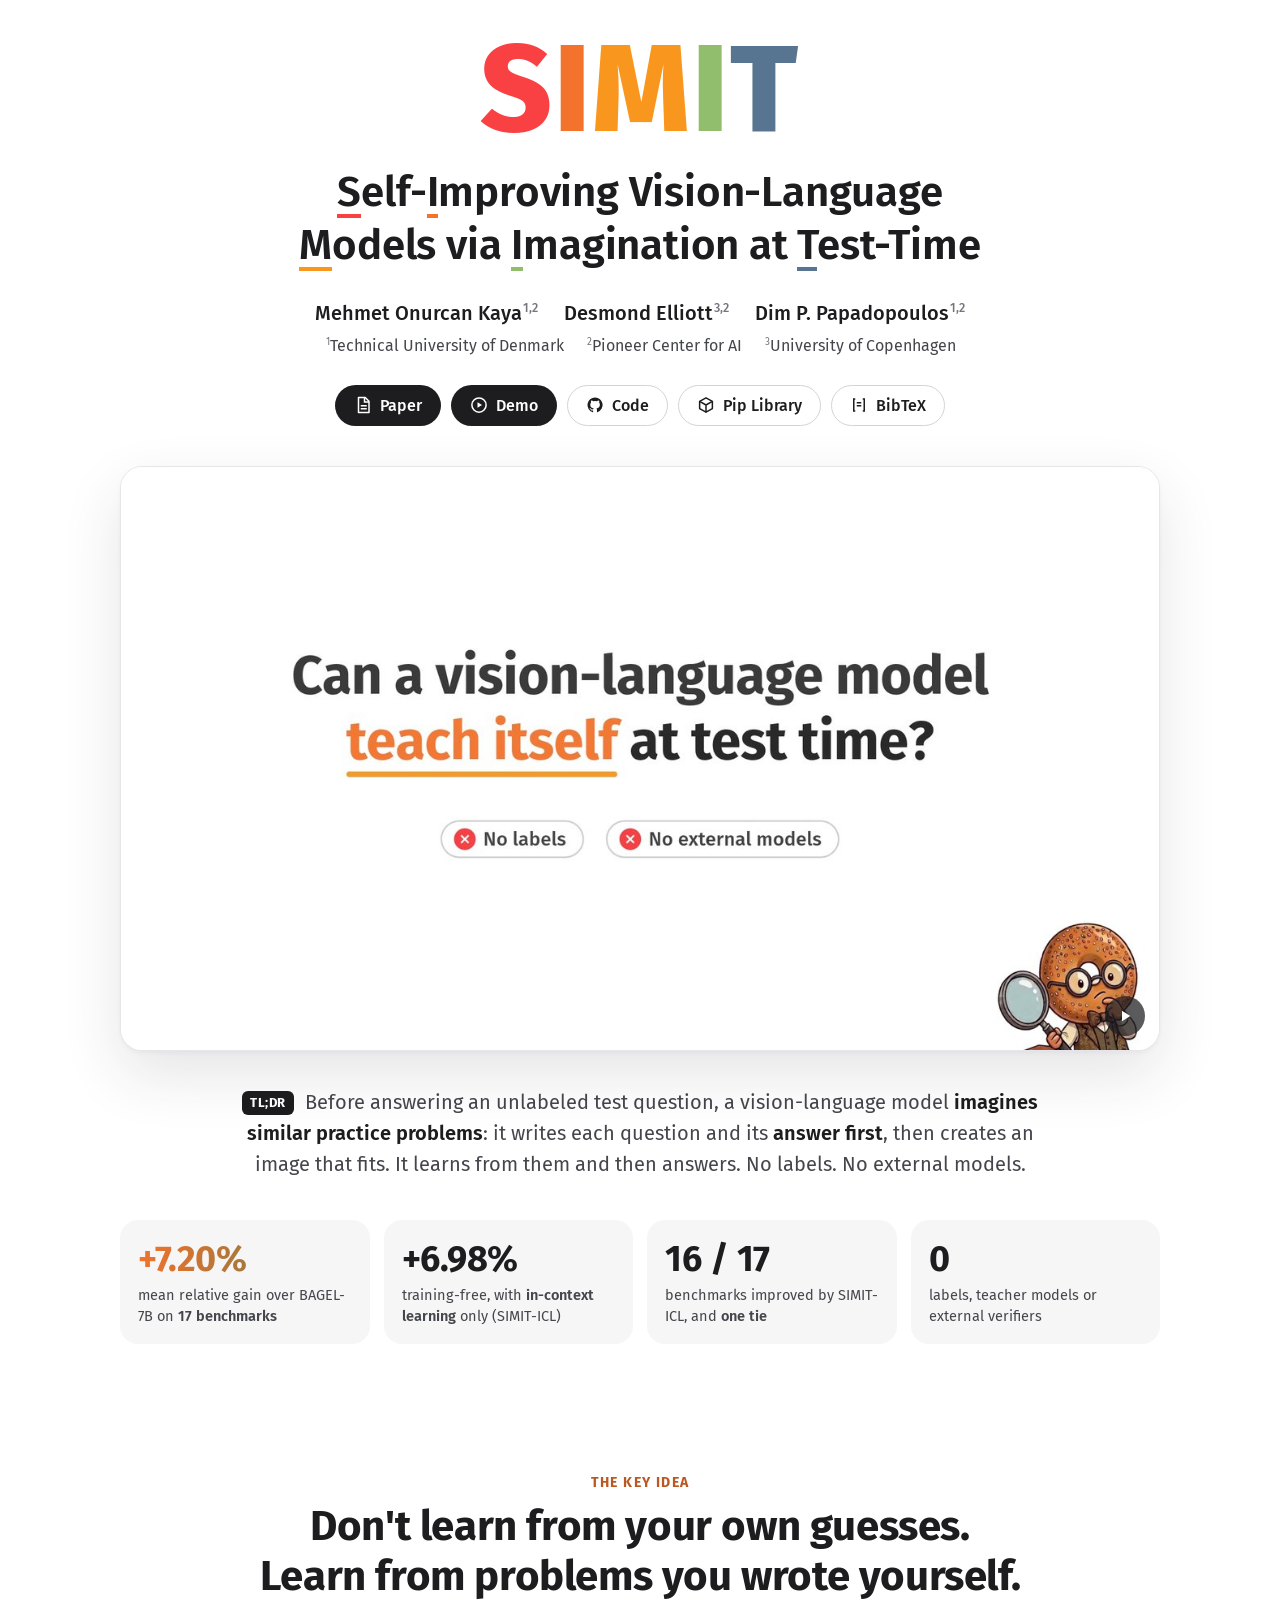
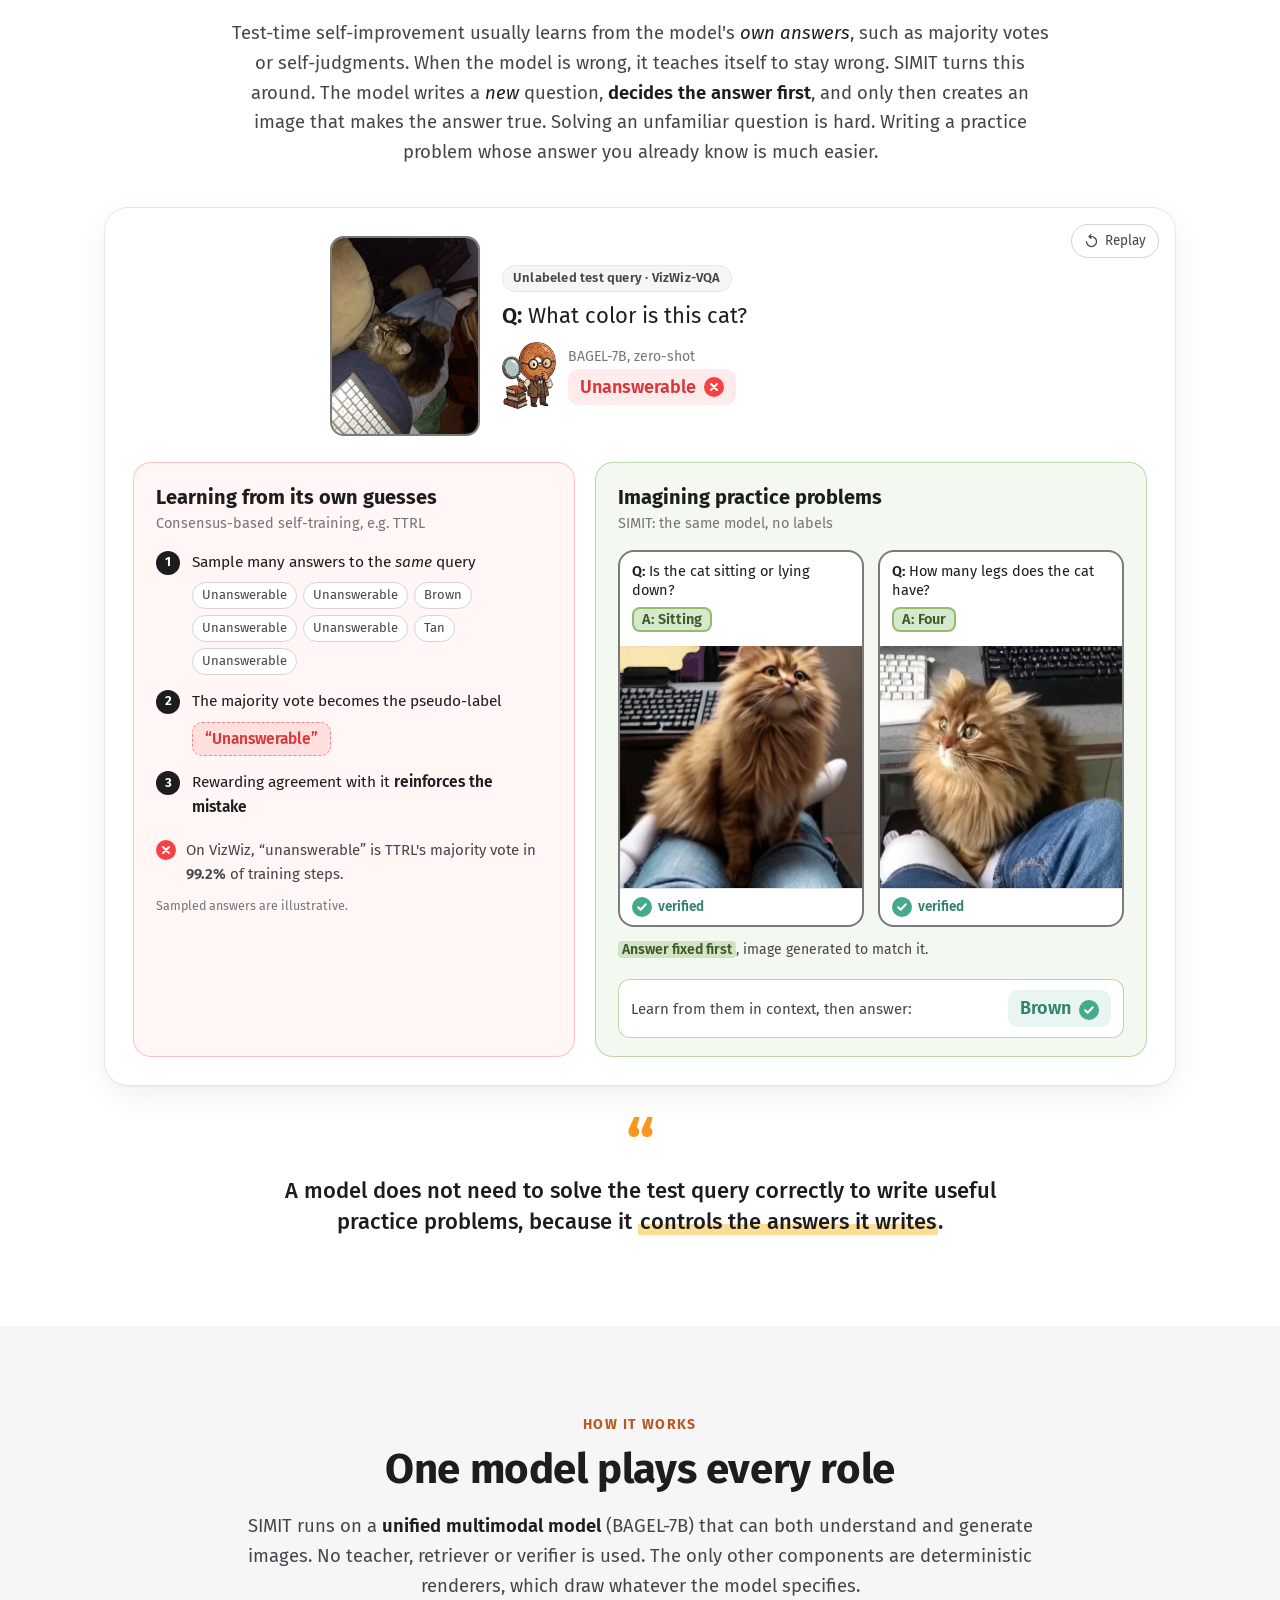
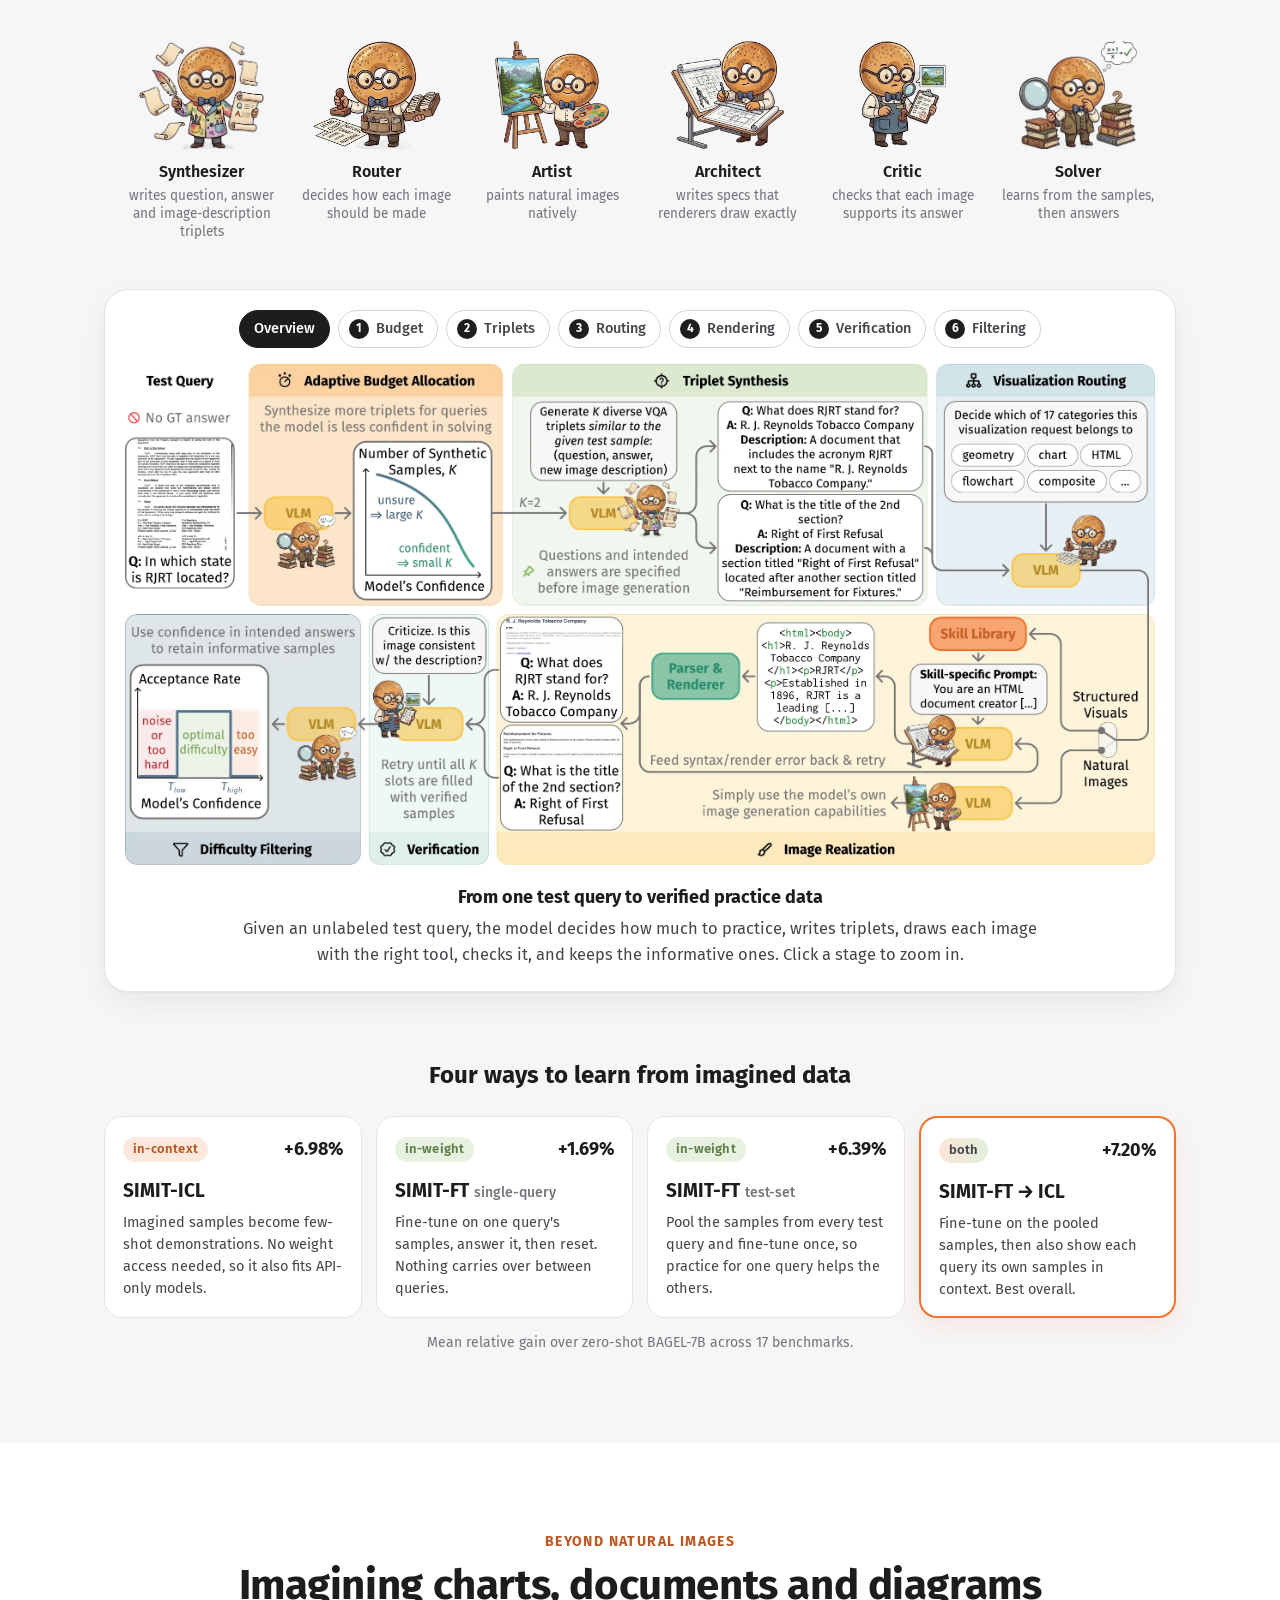
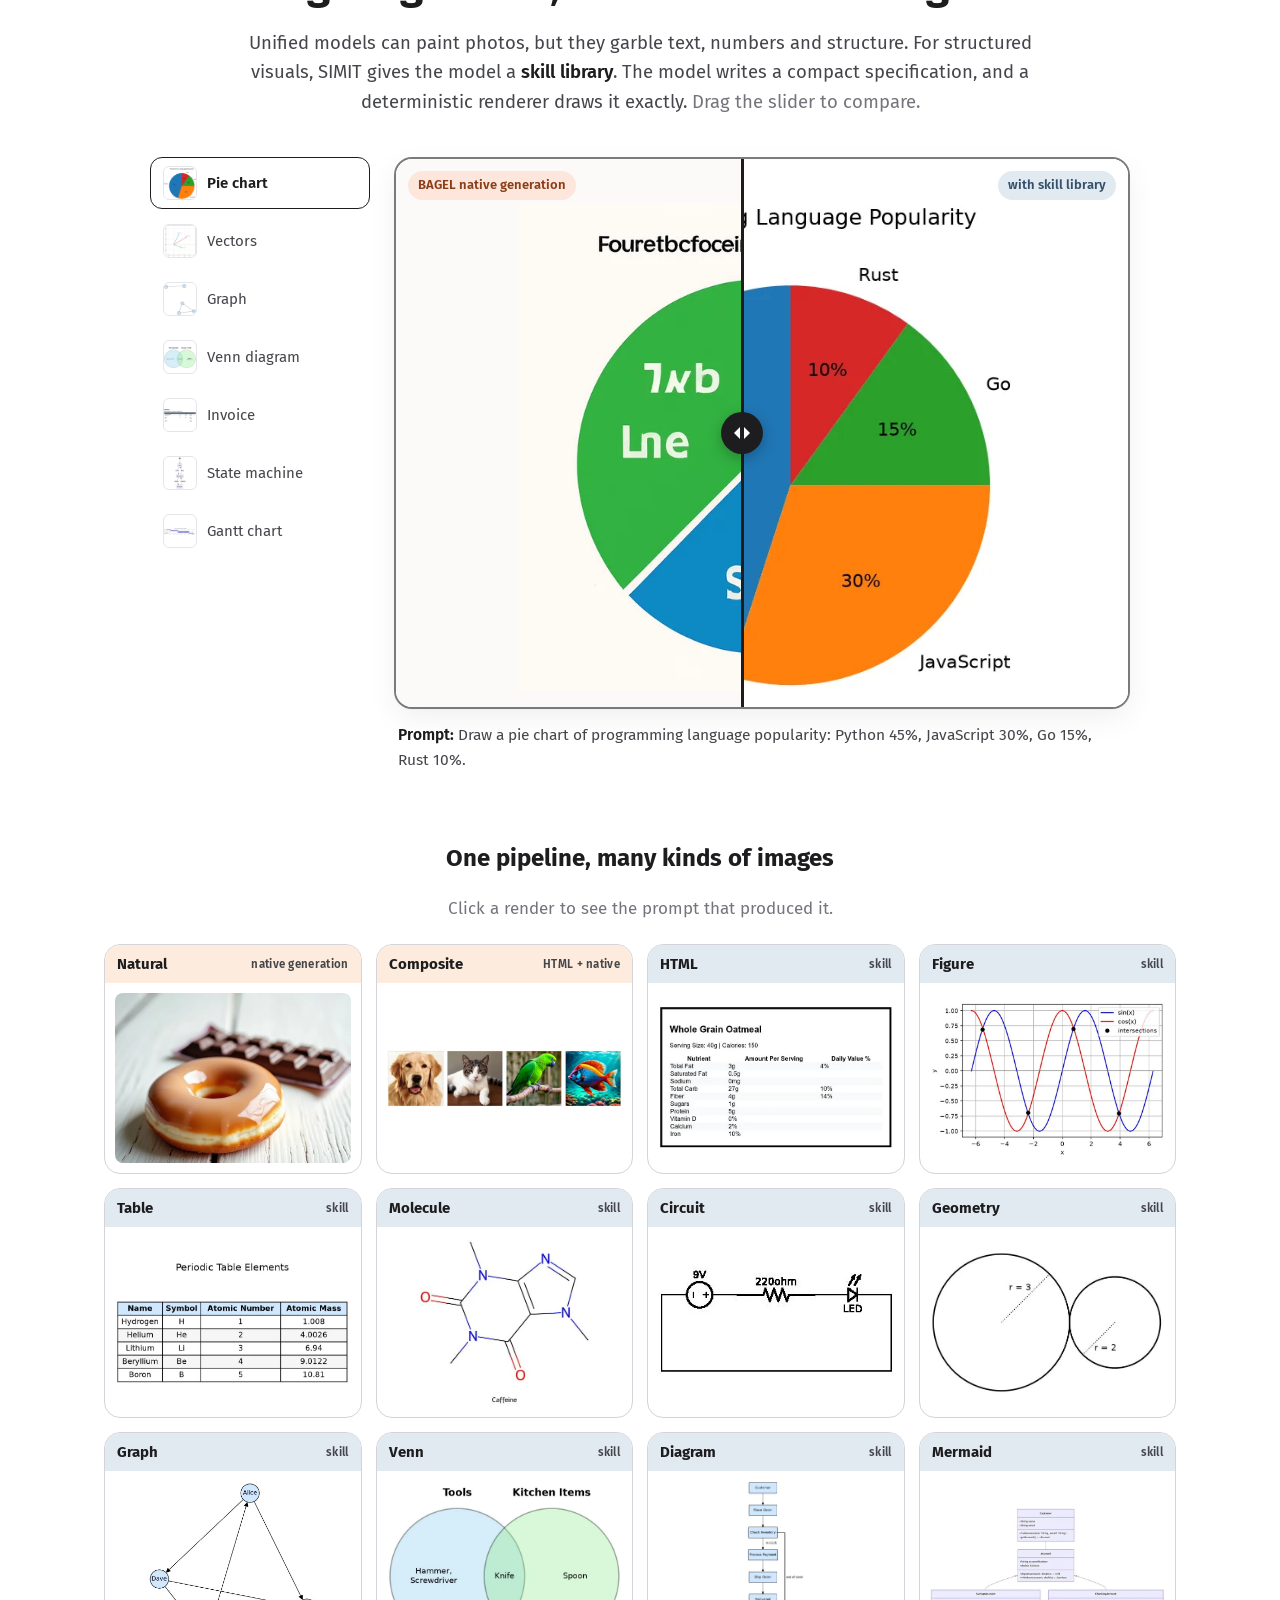
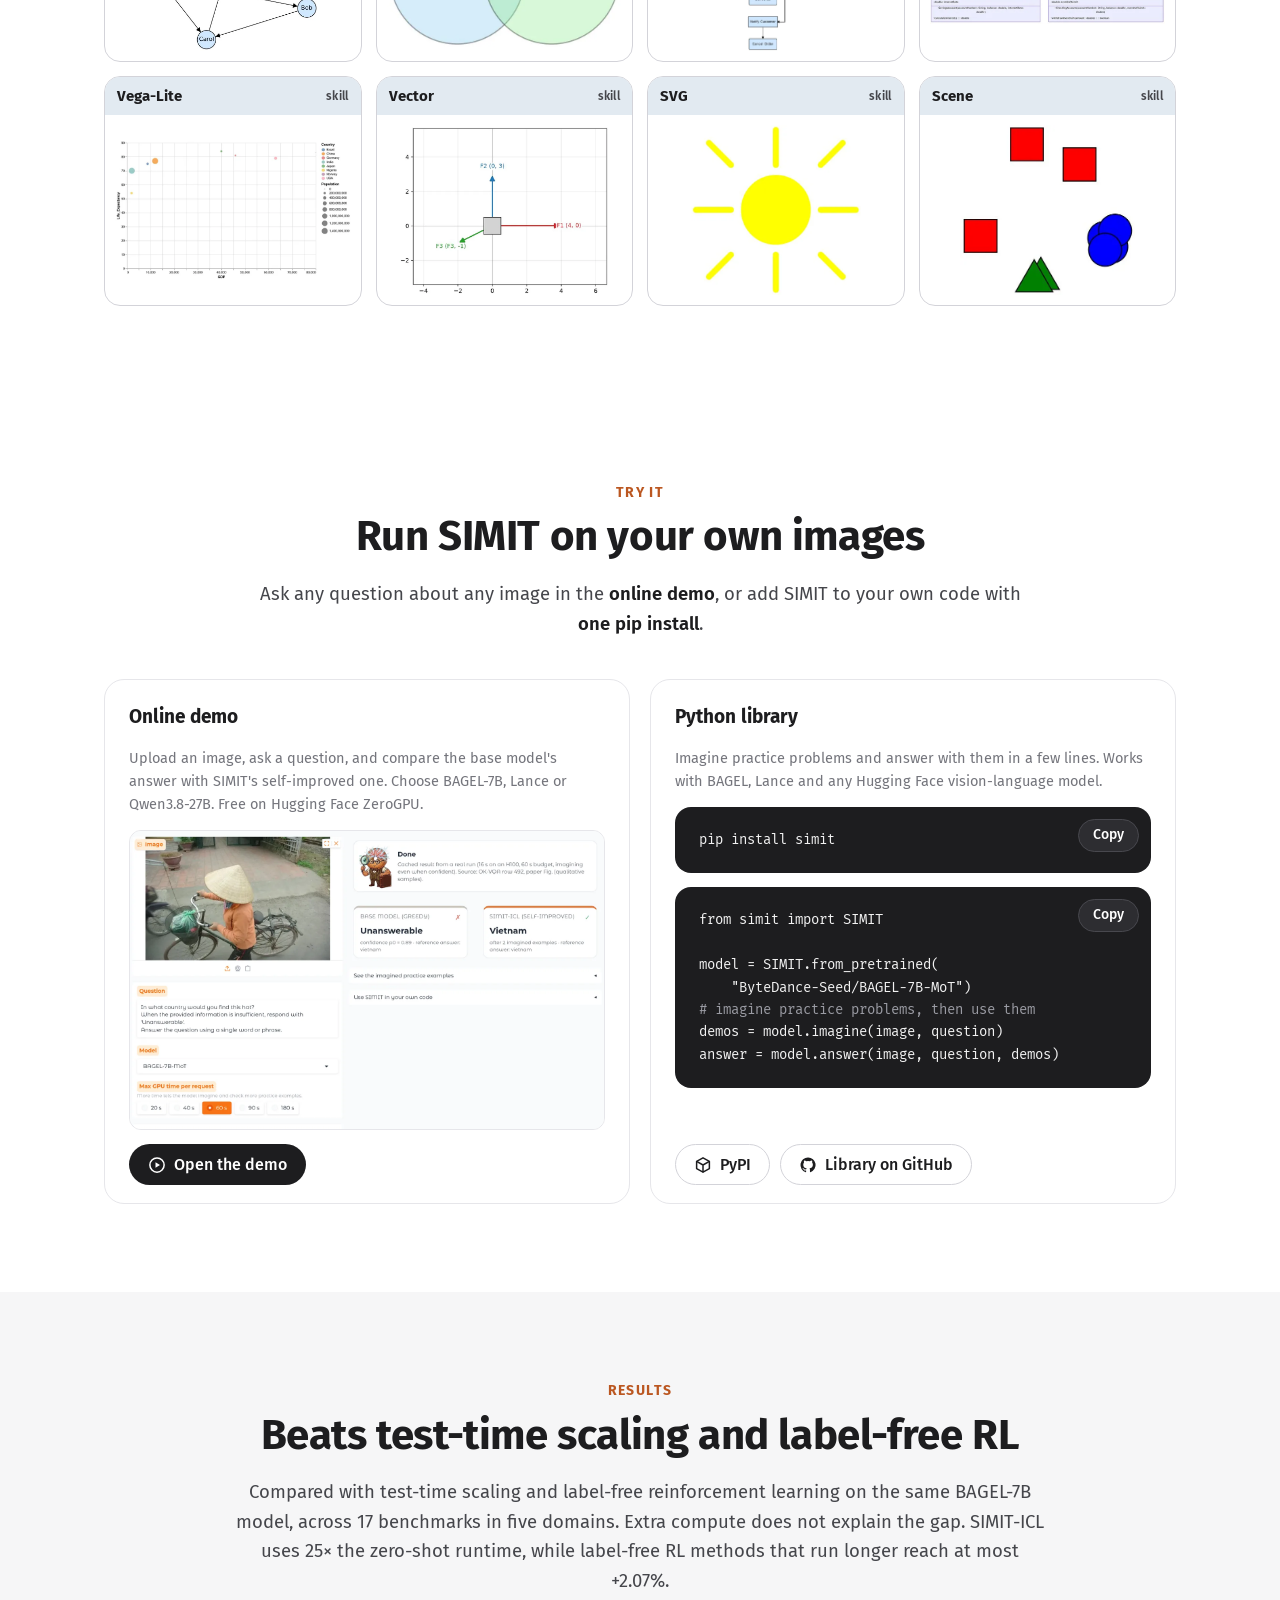
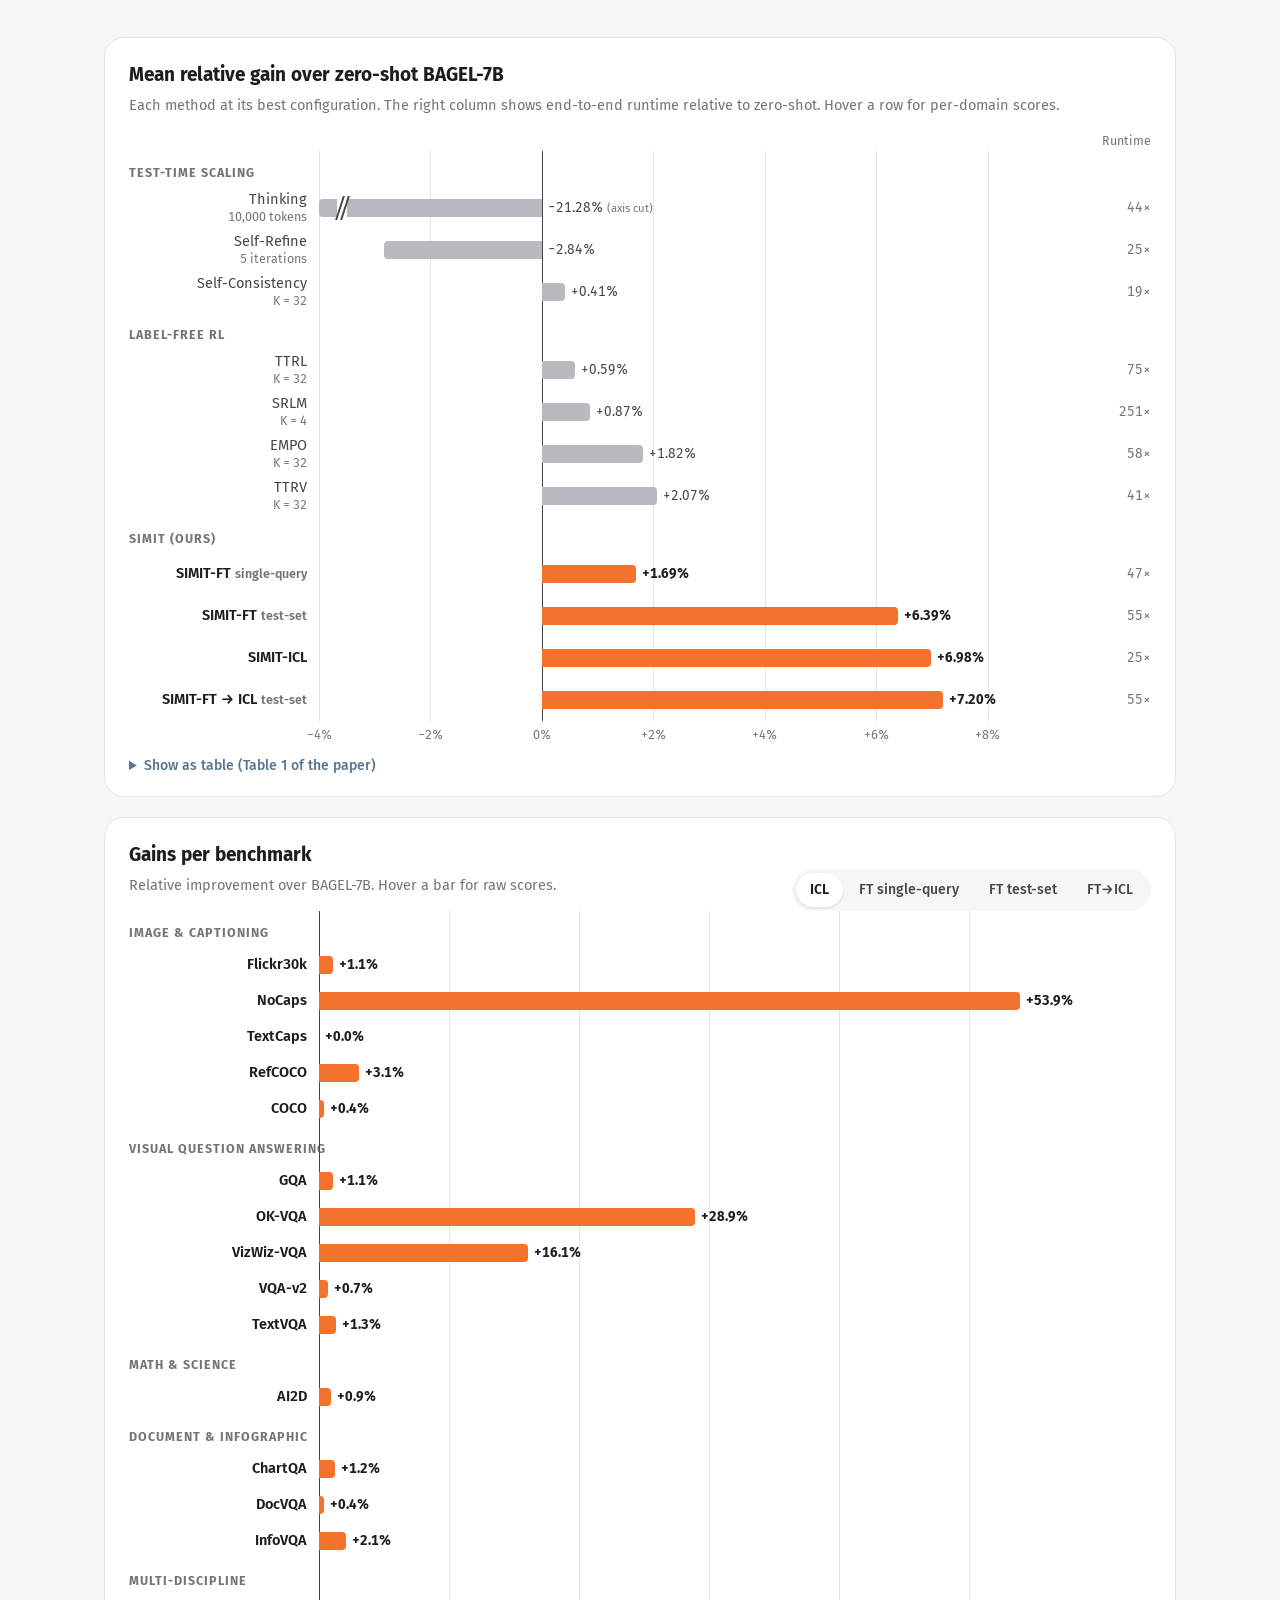
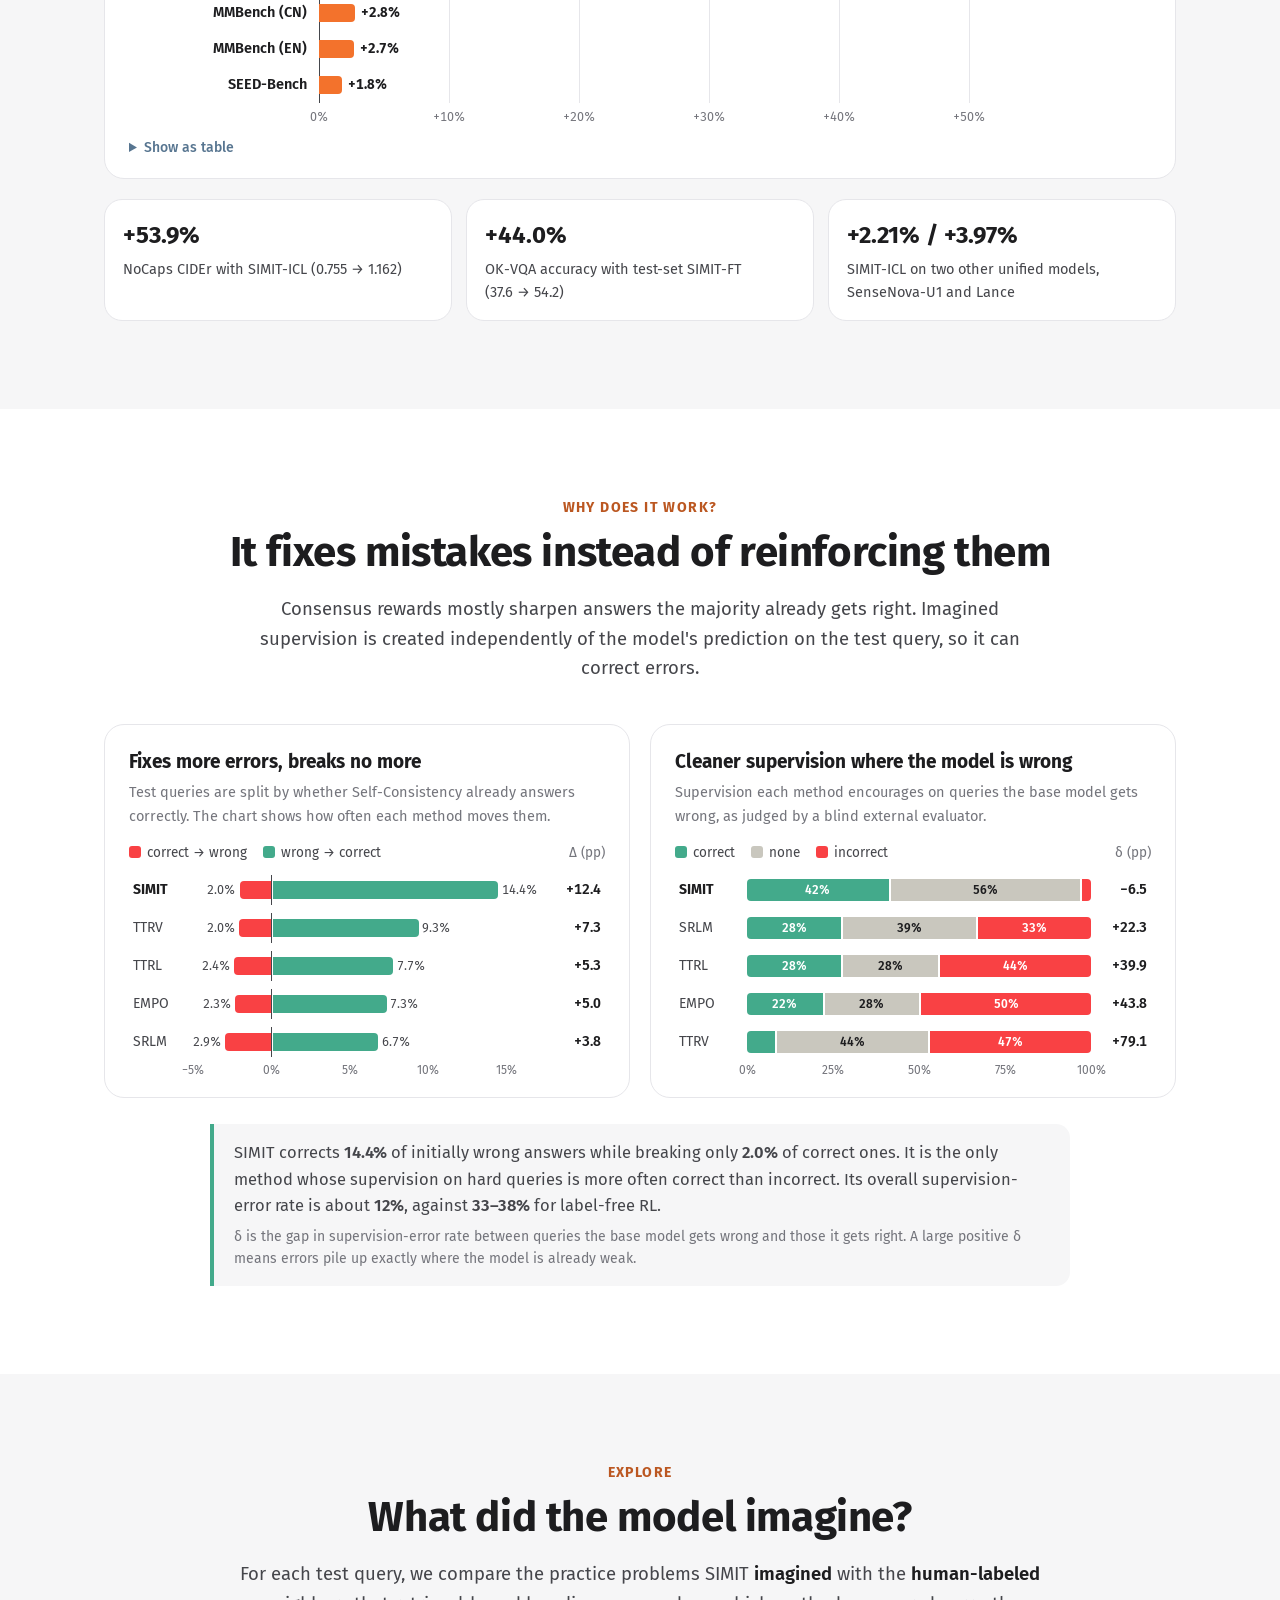
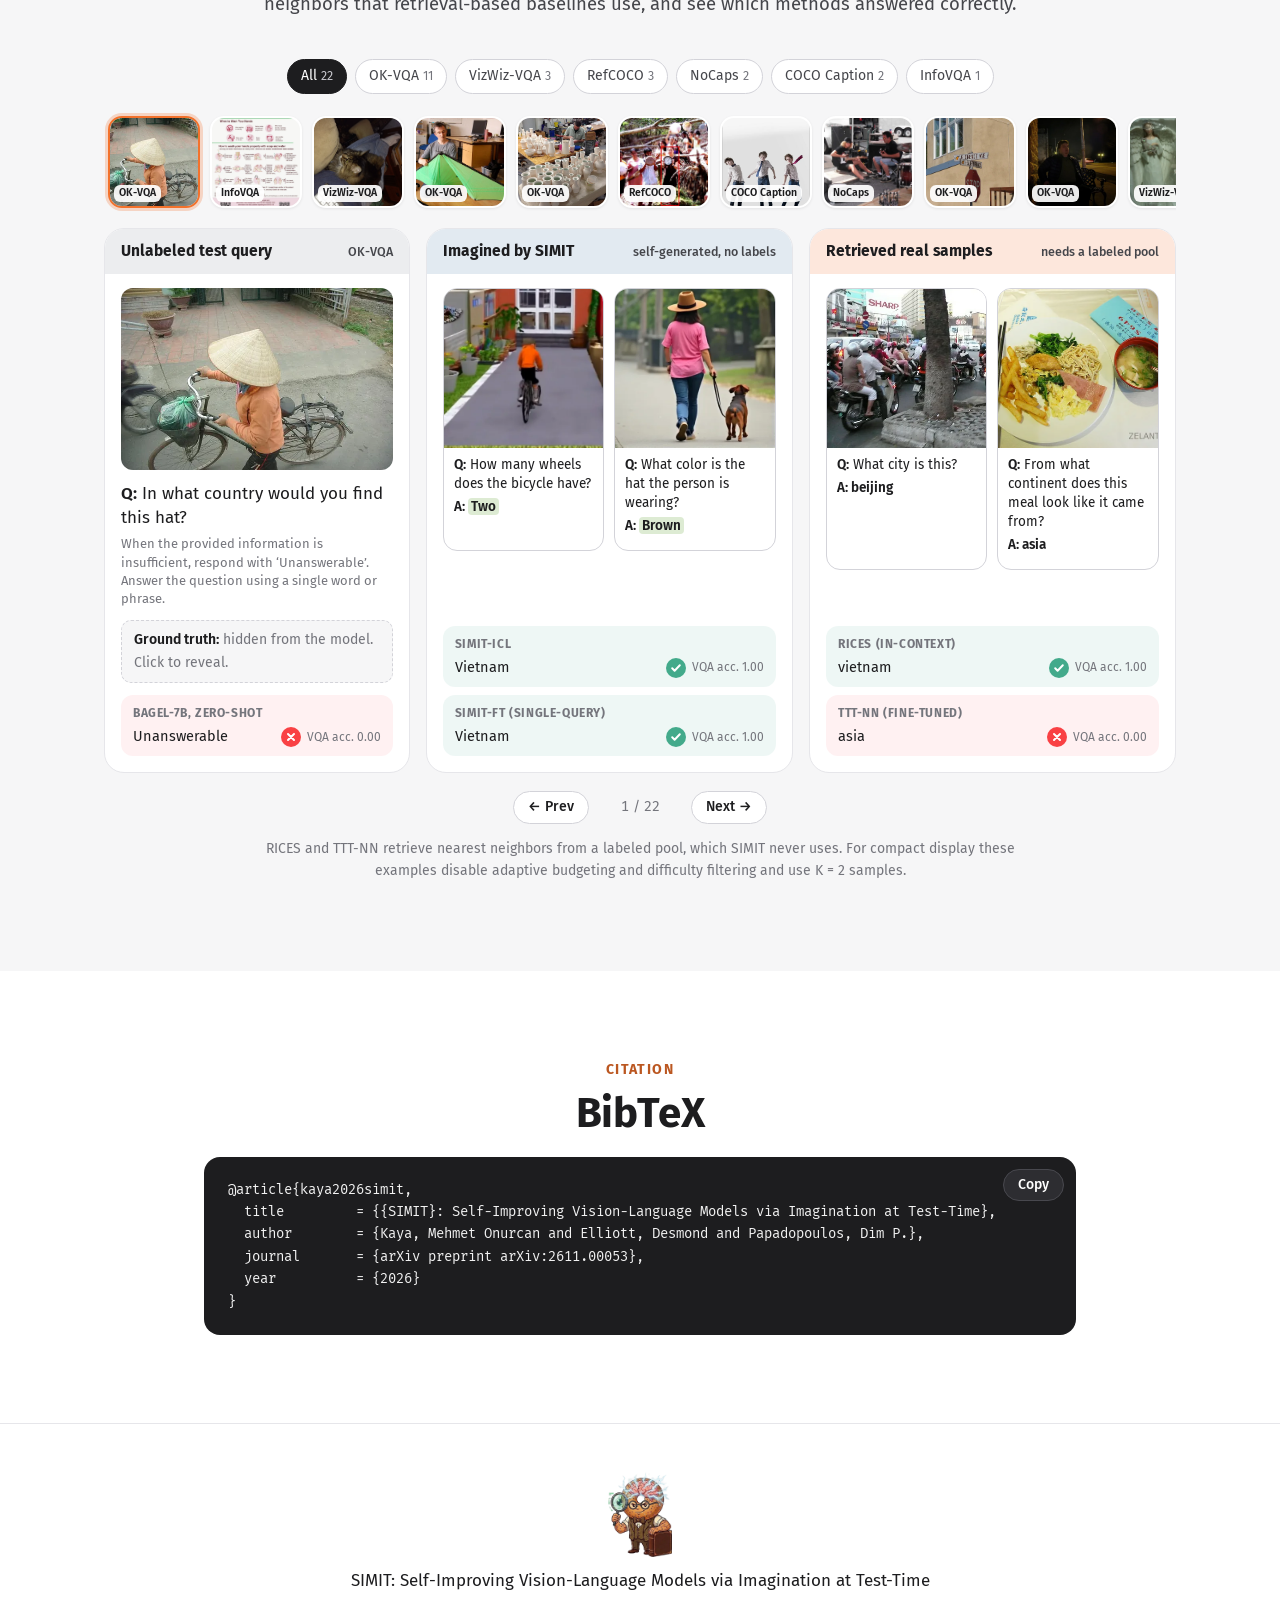
<file: simit/index.html>
<!DOCTYPE html>
<html lang="en">
<head>
<meta charset="utf-8">
<meta name="viewport" content="width=device-width, initial-scale=1">
<title>SIMIT: Self-Improving VLMs via Imagination at Test-Time</title>
<meta name="description" content="SIMIT lets a vision-language model imagine its own practice problems (question and answer first, then the image), learn from them, and then answer an unlabeled test query. +7.20% mean relative gain over BAGEL-7B on 17 benchmarks, with no labels and no external models.">
<meta name="theme-color" content="#ffffff">
<meta name="color-scheme" content="light">
<script>document.documentElement.classList.add('js')</script>
<meta property="og:type" content="website">
<meta property="og:title" content="SIMIT: Self-Improving Vision-Language Models via Imagination at Test-Time">
<meta property="og:description" content="A VLM imagines its own practice problems, answer first and image second, then learns from them before answering. +7.20% over BAGEL-7B on 17 benchmarks. No labels, no external models.">
<meta property="og:image" content="https://monurcan.github.io/simit/static/img/og_image.jpg">
<meta property="og:url" content="https://monurcan.github.io/simit/">
<meta name="twitter:card" content="summary_large_image">
<meta name="twitter:title" content="SIMIT: Self-Improving VLMs via Imagination at Test-Time">
<meta name="twitter:description" content="A VLM imagines its own practice problems, answer first and image second, then learns from them before answering. No labels, no external models.">
<meta name="twitter:image" content="https://monurcan.github.io/simit/static/img/og_image.jpg">

<link rel="icon" type="image/png" href="static/img/favicon.png">
<link rel="preconnect" href="https://fonts.googleapis.com">
<link rel="preconnect" href="https://fonts.gstatic.com" crossorigin>
<link rel="stylesheet" href="https://fonts.googleapis.com/css2?family=Fira+Mono:wght@400;500&family=Fira+Sans:ital,wght@0,300;0,400;0,500;0,600;0,700;0,800;1,400&display=swap">
<link rel="stylesheet" href="static/css/style.css">
</head>
<body>

<!-- ============================ NAV ============================ -->
<nav class="topnav" id="topnav" aria-label="Sections">
  <div class="wrap topnav-in">
    <a class="mini-mark" href="#top" aria-label="SIMIT, back to top"><span class="c-red">S</span><span class="c-orange">I</span><span class="c-amber">M</span><span class="c-green">I</span><span class="c-blue">T</span></a>
    <div class="topnav-links">
      <a href="#idea">Idea</a>
      <a href="#method">Method</a>
      <a href="#skills">Skill library</a>
      <a href="#try">Try it</a>
      <a href="#results">Results</a>
      <a href="#explore">Examples</a>
      <a href="#bibtex">BibTeX</a>
    </div>
    <a class="btn btn-dark btn-sm" href="https://arxiv.org/abs/2611.00053" target="_blank" rel="noopener">Paper</a>
  </div>
</nav>

<!-- ============================ HERO ============================ -->
<header class="hero" id="top">
  <div class="wrap">
    <p class="wordmark" aria-hidden="true"><span class="c-red">S</span><span class="c-orange">I</span><span class="c-amber">M</span><span class="c-green">I</span><span class="c-blue">T</span></p>
    <h1 class="title">
      <span class="sr-only">SIMIT: </span><u class="u-red">S</u>elf-<u class="u-orange">I</u>mproving Vision-Language <br class="br-wide"><u class="u-amber">M</u>odels via <u class="u-green">I</u>magination at <u class="u-blue">T</u>est-Time
    </h1>

    <p class="authors">
      <span><a href="https://monurcan.github.io/">Mehmet Onurcan Kaya</a><sup>1,2</sup></span>
      <span><a href="https://elliottd.github.io/">Desmond Elliott</a><sup>3,2</sup></span>
      <span><a href="https://dimipapa.github.io/">Dim P. Papadopoulos</a><sup>1,2</sup></span>
    </p>
    <p class="affils">
      <span><sup>1</sup>Technical University of Denmark</span>
      <span><sup>2</sup>Pioneer Center for AI</span>
      <span><sup>3</sup>University of Copenhagen</span>
    </p>

    <div class="links">
      <a class="btn btn-dark" href="https://arxiv.org/abs/2611.00053" target="_blank" rel="noopener">
        <svg viewBox="0 0 24 24" aria-hidden="true"><path d="M6 2h9l5 5v15H6z" fill="none" stroke="currentColor" stroke-width="2" stroke-linejoin="round"/><path d="M14 2v6h6M9 13h8M9 17h8" fill="none" stroke="currentColor" stroke-width="2"/></svg>
        Paper
      </a>
      <a class="btn btn-dark" href="https://monurcan-simit.hf.space/" target="_blank" rel="noopener">
        <svg viewBox="0 0 24 24" aria-hidden="true"><circle cx="12" cy="12" r="9.5" fill="none" stroke="currentColor" stroke-width="2"/><path d="M10 8.2v7.6l6-3.8z" fill="currentColor"/></svg>
        Demo
      </a>
      <a class="btn btn-ghost" href="https://github.com/monurcan/simit_paper" target="_blank" rel="noopener">
        <svg viewBox="0 0 24 24" aria-hidden="true"><path d="M12 2a10 10 0 00-3.2 19.5c.5.1.7-.2.7-.5v-1.7c-2.8.6-3.4-1.3-3.4-1.3-.5-1.2-1.1-1.5-1.1-1.5-.9-.6.1-.6.1-.6 1 .1 1.6 1 1.6 1 .9 1.6 2.4 1.1 3 .9.1-.7.4-1.1.6-1.4-2.2-.3-4.6-1.1-4.6-5 0-1.1.4-2 1-2.7-.1-.3-.4-1.3.1-2.7 0 0 .8-.3 2.8 1a9.6 9.6 0 015 0c1.9-1.3 2.8-1 2.8-1 .5 1.4.2 2.4.1 2.7.6.7 1 1.6 1 2.7 0 3.9-2.4 4.7-4.6 5 .4.3.7.9.7 1.9V21c0 .3.2.6.7.5A10 10 0 0012 2z" fill="currentColor"/></svg>
        Code
      </a>
      <a class="btn btn-ghost" href="https://pypi.org/project/simit/" target="_blank" rel="noopener">
        <svg viewBox="0 0 24 24" aria-hidden="true"><path d="M12 2.5l8.5 4.75v9.5L12 21.5l-8.5-4.75v-9.5z" fill="none" stroke="currentColor" stroke-width="2" stroke-linejoin="round"/><path d="M3.5 7.25L12 12l8.5-4.75M12 12v9.5" fill="none" stroke="currentColor" stroke-width="2" stroke-linejoin="round"/></svg>
        Pip Library
      </a>
      <a class="btn btn-ghost" href="#bibtex">
        <svg viewBox="0 0 24 24" aria-hidden="true"><path d="M7 4H5v16h2M17 4h2v16h-2" fill="none" stroke="currentColor" stroke-width="2"/><path d="M9 9h6M9 13h6" stroke="currentColor" stroke-width="2"/></svg>
        BibTeX
      </a>
    </div>

    <figure class="teaser">
      <div class="teaser-frame">
        <video id="teaser-video" autoplay muted loop playsinline preload="auto" poster="static/img/poster.jpg"
               aria-label="38-second animated overview of SIMIT">
          <source src="static/video/simit_teaser.mp4" type="video/mp4">
        </video>
        <button class="video-toggle" id="video-toggle" type="button" aria-label="Pause video">
          <svg class="i-pause" viewBox="0 0 24 24" aria-hidden="true"><rect x="6" y="5" width="4" height="14" rx="1"/><rect x="14" y="5" width="4" height="14" rx="1"/></svg>
          <svg class="i-play" viewBox="0 0 24 24" aria-hidden="true"><path d="M8 5v14l11-7z"/></svg>
        </button>
      </div>
    </figure>

    <p class="tldr">
      <span class="tldr-tag">TL;DR</span>
      Before answering an unlabeled test question, a vision-language model <strong>imagines similar practice problems</strong>:
      it writes each question and its <strong>answer first</strong>, then creates an image that fits. It learns from them and then answers.
      <span class="nowrap">No labels.</span> <span class="nowrap">No external models.</span>
    </p>

    <div class="stats" role="list">
      <div class="stat" role="listitem">
        <div class="stat-v">+7.20%</div>
        <div class="stat-l">mean relative gain over BAGEL-7B on <b>17 benchmarks</b></div>
      </div>
      <div class="stat" role="listitem">
        <div class="stat-v">+6.98%</div>
        <div class="stat-l">training-free, with <b>in-context learning</b> only (SIMIT-ICL)</div>
      </div>
      <div class="stat" role="listitem">
        <div class="stat-v">16 / 17</div>
        <div class="stat-l">benchmarks improved by SIMIT-ICL, and <b>one tie</b></div>
      </div>
      <div class="stat" role="listitem">
        <div class="stat-v">0</div>
        <div class="stat-l">labels, teacher models or external verifiers</div>
      </div>
    </div>
  </div>
</header>

<main>

<!-- ============================ IDEA ============================ -->
<section class="section" id="idea">
  <div class="wrap">
    <p class="kicker">The key idea</p>
    <h2>Don't learn from your own guesses.<br>Learn from problems you wrote yourself.</h2>
    <p class="lead">
      Test-time self-improvement usually learns from the model's <em>own answers</em>, such as majority votes or self-judgments.
      When the model is wrong, it teaches itself to stay wrong.
      SIMIT turns this around. The model writes a <em>new</em> question, <strong>decides the answer first</strong>, and only then creates an image that makes the answer true.
      Solving an unfamiliar question is hard. Writing a practice problem whose answer you already know is much easier.
    </p>

    <div class="duel" id="duel">
      <div class="duel-query">
        <img src="static/img/samples/vizwiz_vqa_val_345_query.webp" alt="A blurry photo of a long-haired brown cat on a person's lap next to a laptop keyboard." width="360" height="480">
        <div class="duel-query-text">
          <span class="pill pill-muted">Unlabeled test query · VizWiz-VQA</span>
          <p class="duel-q"><b>Q:</b> What color is this cat?</p>
          <div class="zs-line">
            <img src="static/img/mascots/initial.webp" alt="" class="zs-mascot">
            <div>
              <div class="muted small">BAGEL-7B, zero-shot</div>
              <span class="answer bad">Unanswerable <i class="mark x" aria-label="wrong"></i></span>
            </div>
          </div>
        </div>
      </div>

      <div class="duel-cols">
        <article class="duel-col guess">
          <header>
            <h3>Learning from its own guesses</h3>
            <p class="muted">Consensus-based self-training, e.g. TTRL</p>
          </header>
          <ol class="flow">
            <li class="fx" style="--d:.2s">
              <span class="flow-n">1</span>
              <div>Sample many answers to the <em>same</em> query
                <div class="chips" aria-label="illustrative sampled answers">
                  <span class="chip fx" style="--d:.45s">Unanswerable</span><span class="chip fx" style="--d:.55s">Unanswerable</span><span class="chip fx" style="--d:.65s">Brown</span><span class="chip fx" style="--d:.75s">Unanswerable</span><span class="chip fx" style="--d:.85s">Unanswerable</span><span class="chip fx" style="--d:.95s">Tan</span><span class="chip fx" style="--d:1.05s">Unanswerable</span>
                </div>
              </div>
            </li>
            <li class="fx" style="--d:1.4s">
              <span class="flow-n">2</span>
              <div>The majority vote becomes the pseudo-label
                <div class="pseudo">&ldquo;Unanswerable&rdquo;</div>
              </div>
            </li>
            <li class="fx" style="--d:2.1s">
              <span class="flow-n">3</span>
              <div>Rewarding agreement with it <strong>reinforces the mistake</strong></div>
            </li>
          </ol>
          <p class="duel-foot fx" style="--d:2.6s">
            <i class="mark x" aria-hidden="true"></i>
            <span>On VizWiz, &ldquo;unanswerable&rdquo; is TTRL's majority vote in <b>99.2%</b> of training steps.</span>
          </p>
          <p class="illus-note">Sampled answers are illustrative.</p>
        </article>

        <article class="duel-col imagine">
          <header>
            <h3>Imagining practice problems</h3>
            <p class="muted">SIMIT: the same model, no labels</p>
          </header>
          <div class="imag-row">
            <figure class="imag">
              <div class="imag-qa">
                <p class="fx" style="--d:.3s"><b>Q:</b> Is the cat sitting or lying down?</p>
                <p class="imag-a fx" style="--d:.8s"><span>A: Sitting</span></p>
              </div>
              <div class="gen fx-gen" style="--d:1.3s">
                <img src="static/img/samples/vizwiz_vqa_val_345_syn2.webp" alt="Imagined image: a fluffy brown cat sitting on a person's lap in front of a keyboard." width="400" height="400" loading="lazy">
                <span class="gen-noise"></span>
                <span class="gen-bar"></span>
              </div>
              <figcaption class="verified fx" style="--d:2.5s"><i class="mark ok" aria-hidden="true"></i> verified</figcaption>
            </figure>
            <figure class="imag">
              <div class="imag-qa">
                <p class="fx" style="--d:.55s"><b>Q:</b> How many legs does the cat have?</p>
                <p class="imag-a fx" style="--d:1.05s"><span>A: Four</span></p>
              </div>
              <div class="gen fx-gen" style="--d:1.6s">
                <img src="static/img/samples/vizwiz_vqa_val_345_syn1.webp" alt="Imagined image: a fluffy brown cat sitting upright on a person's lap next to a keyboard." width="400" height="400" loading="lazy">
                <span class="gen-noise"></span>
                <span class="gen-bar"></span>
              </div>
              <figcaption class="verified fx" style="--d:2.7s"><i class="mark ok" aria-hidden="true"></i> verified</figcaption>
            </figure>
          </div>
          <p class="imag-note fx" style="--d:.8s"><span class="hl-a">Answer fixed first</span>, image generated to match it.</p>
          <p class="duel-foot good fx" style="--d:3.1s">
            <span>Learn from them in context, then answer:</span>
            <span class="answer ok">Brown <i class="mark ok" aria-label="correct"></i></span>
          </p>
        </article>
      </div>
      <button class="replay" type="button" id="duel-replay">
        <svg viewBox="0 0 24 24" aria-hidden="true"><path d="M4 12a8 8 0 108-8H8m0 0l3-3M8 4l3 3" fill="none" stroke="currentColor" stroke-width="2" stroke-linecap="round" stroke-linejoin="round"/></svg>
        Replay
      </button>
    </div>

    <blockquote class="insight">
      A model does not need to solve the test query correctly to write useful practice problems, because it
      <span class="hl">controls the answers it writes</span>.
    </blockquote>
  </div>
</section>

<!-- ============================ METHOD ============================ -->
<section class="section section-soft" id="method">
  <div class="wrap">
    <p class="kicker">How it works</p>
    <h2>One model plays every role</h2>
    <p class="lead">
      SIMIT runs on a <strong>unified multimodal model</strong> (BAGEL-7B) that can both understand and generate images.
      No teacher, retriever or verifier is used. The only other components are deterministic renderers, which draw whatever the model specifies.
    </p>

    <ul class="roles">
      <li><img src="static/img/mascots/synthesizer.webp" alt="" loading="lazy"><b>Synthesizer</b><span>writes question, answer and image-description triplets</span></li>
      <li><img src="static/img/mascots/router.webp" alt="" loading="lazy"><b>Router</b><span>decides how each image should be made</span></li>
      <li><img src="static/img/mascots/artist.webp" alt="" loading="lazy"><b>Artist</b><span>paints natural images natively</span></li>
      <li><img src="static/img/mascots/architect.webp" alt="" loading="lazy"><b>Architect</b><span>writes specs that renderers draw exactly</span></li>
      <li><img src="static/img/mascots/critic.webp" alt="" loading="lazy"><b>Critic</b><span>checks that each image supports its answer</span></li>
      <li><img src="static/img/mascots/solver.webp" alt="" loading="lazy"><b>Solver</b><span>learns from the samples, then answers</span></li>
    </ul>

    <div class="pipe" id="pipe">
      <div class="pipe-tabs" role="tablist" aria-label="Pipeline stages">
        <button role="tab" data-stage="all" aria-selected="true">Overview</button>
        <button role="tab" data-stage="aba" aria-selected="false"><span class="sn">1</span>Budget</button>
        <button role="tab" data-stage="tri" aria-selected="false"><span class="sn">2</span>Triplets</button>
        <button role="tab" data-stage="route" aria-selected="false"><span class="sn">3</span>Routing</button>
        <button role="tab" data-stage="real" aria-selected="false"><span class="sn">4</span>Rendering</button>
        <button role="tab" data-stage="ver" aria-selected="false"><span class="sn">5</span>Verification</button>
        <button role="tab" data-stage="df" aria-selected="false"><span class="sn">6</span>Filtering</button>
      </div>
      <p class="pipe-hint">Swipe the figure sideways to explore it.</p>
      <div class="pipe-scroll" id="pipe-scroll">
      <div class="pipe-fig">
        <img src="static/img/pipeline.webp" alt="SIMIT's data synthesis pipeline (Fig. 2 of the paper): adaptive budget allocation, triplet synthesis, visualization routing, image realization, verification and difficulty filtering." width="2400" height="1169" loading="lazy">
        <div class="pipe-spot" id="pipe-spot" aria-hidden="true"></div>
      </div>
      </div>
      <div class="pipe-text" id="pipe-text" aria-live="polite"></div>
    </div>

    <h3 class="h3-center">Four ways to learn from imagined data</h3>
    <div class="modes">
      <article class="mode">
        <div class="mode-top"><span class="pill pill-orange">in-context</span><span class="mode-gain">+6.98%</span></div>
        <h4>SIMIT-ICL</h4>
        <p>Imagined samples become few-shot demonstrations. No weight access needed, so it also fits API-only models.</p>
      </article>
      <article class="mode">
        <div class="mode-top"><span class="pill pill-green">in-weight</span><span class="mode-gain">+1.69%</span></div>
        <h4>SIMIT-FT <small>single-query</small></h4>
        <p>Fine-tune on one query's samples, answer it, then reset. Nothing carries over between queries.</p>
      </article>
      <article class="mode">
        <div class="mode-top"><span class="pill pill-green">in-weight</span><span class="mode-gain">+6.39%</span></div>
        <h4>SIMIT-FT <small>test-set</small></h4>
        <p>Pool the samples from every test query and fine-tune once, so practice for one query helps the others.</p>
      </article>
      <article class="mode mode-best">
        <div class="mode-top"><span class="pill pill-both">both</span><span class="mode-gain">+7.20%</span></div>
        <h4>SIMIT-FT&thinsp;&rarr;&thinsp;ICL</h4>
        <p>Fine-tune on the pooled samples, then also show each query its own samples in context. Best overall.</p>
      </article>
    </div>
    <p class="note center">Mean relative gain over zero-shot BAGEL-7B across 17 benchmarks.</p>
  </div>
</section>

<!-- ============================ SKILLS ============================ -->
<section class="section" id="skills">
  <div class="wrap">
    <p class="kicker">Beyond natural images</p>
    <h2>Imagining charts, documents and diagrams</h2>
    <p class="lead">
      Unified models can paint photos, but they garble text, numbers and structure.
      For structured visuals, SIMIT gives the model a <strong>skill library</strong>. The model writes a compact specification, and a deterministic renderer draws it exactly.
      <span class="muted">Drag the slider to compare.</span>
    </p>

    <div class="cmp" id="cmp">
      <div class="cmp-pick" id="cmp-pick" role="tablist" aria-label="Examples"></div>
      <div class="cmp-stage">
        <div class="cmp-box" id="cmp-box">
          <img class="cmp-img cmp-wo" id="cmp-wo" alt="" draggable="false">
          <img class="cmp-img cmp-w" id="cmp-w" alt="" draggable="false">
          <div class="cmp-handle" id="cmp-handle" aria-hidden="true"><span></span></div>
          <span class="cmp-label cmp-label-l">BAGEL native generation</span>
          <span class="cmp-label cmp-label-r">with skill library</span>
          <input type="range" min="0" max="100" value="50" step="0.5" class="cmp-range" id="cmp-range" aria-label="Slide to compare native generation and the skill library">
        </div>
        <p class="cmp-prompt" id="cmp-prompt"></p>
      </div>
    </div>

    <h3 class="h3-center">One pipeline, many kinds of images</h3>
    <p class="center muted">Click a render to see the prompt that produced it.</p>
    <div class="gallery" id="gallery"></div>
  </div>
</section>

<!-- ============================ TRY IT ============================ -->
<section class="section" id="try">
  <div class="wrap">
    <p class="kicker">Try it</p>
    <h2>Run SIMIT on your own images</h2>
    <p class="lead">
      Ask any question about any image in the <strong>online demo</strong>, or add SIMIT to your own code with <strong class="nowrap">one pip install</strong>.
    </p>

    <div class="try-grid">
      <div class="chart-card try-card">
        <h3 class="chart-title">Online demo</h3>
        <p class="chart-sub">Upload an image, ask a question, and compare the base model's answer with SIMIT's self-improved one. Choose BAGEL-7B, Lance or Qwen3.8-27B. Free on Hugging Face ZeroGPU.</p>
        <a class="try-shot" href="https://monurcan-simit.hf.space/" target="_blank" rel="noopener">
          <img src="static/img/demo_screenshot.webp" width="1400" height="880" loading="lazy"
               alt="The SIMIT demo: for a photo of a woman with a conical hat, the base model answers Unanswerable, SIMIT answers Vietnam.">
        </a>
        <div class="try-actions">
          <a class="btn btn-dark" href="https://monurcan-simit.hf.space/" target="_blank" rel="noopener">
            <svg viewBox="0 0 24 24" aria-hidden="true"><circle cx="12" cy="12" r="9.5" fill="none" stroke="currentColor" stroke-width="2"/><path d="M10 8.2v7.6l6-3.8z" fill="currentColor"/></svg>
            Open the demo
          </a>
        </div>
      </div>

      <div class="chart-card try-card">
        <h3 class="chart-title">Python library</h3>
        <p class="chart-sub">Imagine practice problems and answer with them in a few lines. Works with BAGEL, Lance and any Hugging Face vision-language model.</p>
        <div class="bib code-block">
          <button class="btn btn-ghost btn-sm bib-copy code-copy" type="button" data-copy="code-install">Copy</button>
<pre id="code-install">pip install simit</pre>
        </div>
        <div class="bib code-block">
          <button class="btn btn-ghost btn-sm bib-copy code-copy" type="button" data-copy="code-usage">Copy</button>
<pre id="code-usage">from simit import SIMIT

model = SIMIT.from_pretrained(
    "ByteDance-Seed/BAGEL-7B-MoT")
<span class="code-c"># imagine practice problems, then use them</span>
demos = model.imagine(image, question)
answer = model.answer(image, question, demos)</pre>
        </div>
        <div class="try-actions">
          <a class="btn btn-ghost" href="https://pypi.org/project/simit/" target="_blank" rel="noopener">
            <svg viewBox="0 0 24 24" aria-hidden="true"><path d="M12 2.5l8.5 4.75v9.5L12 21.5l-8.5-4.75v-9.5z" fill="none" stroke="currentColor" stroke-width="2" stroke-linejoin="round"/><path d="M3.5 7.25L12 12l8.5-4.75M12 12v9.5" fill="none" stroke="currentColor" stroke-width="2" stroke-linejoin="round"/></svg>
            PyPI
          </a>
          <a class="btn btn-ghost" href="https://github.com/monurcan/simit" target="_blank" rel="noopener">
            <svg viewBox="0 0 24 24" aria-hidden="true"><path d="M12 2a10 10 0 00-3.2 19.5c.5.1.7-.2.7-.5v-1.7c-2.8.6-3.4-1.3-3.4-1.3-.5-1.2-1.1-1.5-1.1-1.5-.9-.6.1-.6.1-.6 1 .1 1.6 1 1.6 1 .9 1.6 2.4 1.1 3 .9.1-.7.4-1.1.6-1.4-2.2-.3-4.6-1.1-4.6-5 0-1.1.4-2 1-2.7-.1-.3-.4-1.3.1-2.7 0 0 .8-.3 2.8 1a9.6 9.6 0 015 0c1.9-1.3 2.8-1 2.8-1 .5 1.4.2 2.4.1 2.7.6.7 1 1.6 1 2.7 0 3.9-2.4 4.7-4.6 5 .4.3.7.9.7 1.9V21c0 .3.2.6.7.5A10 10 0 0012 2z" fill="currentColor"/></svg>
            Library on GitHub
          </a>
        </div>
      </div>
    </div>
  </div>
</section>

<!-- ============================ RESULTS ============================ -->
<section class="section section-soft" id="results">
  <div class="wrap">
    <p class="kicker">Results</p>
    <h2>Beats test-time scaling and label-free RL</h2>
    <p class="lead">
      Compared with test-time scaling and label-free reinforcement learning on the same BAGEL-7B model, across 17 benchmarks in five domains.
      Extra compute does not explain the gap. SIMIT-ICL uses 25&times; the zero-shot runtime, while label-free RL methods that run longer reach at most +2.07%.
    </p>

    <div class="chart-card">
      <div class="chart-head">
        <div>
          <h3 class="chart-title">Mean relative gain over zero-shot BAGEL-7B</h3>
          <p class="chart-sub">Each method at its best configuration. The right column shows end-to-end runtime relative to zero-shot. Hover a row for per-domain scores.</p>
        </div>
      </div>
      <div class="hbar" id="chart-main"></div>
      <details class="table-view">
        <summary>Show as table (Table 1 of the paper)</summary>
        <div class="table-scroll" id="table-main"></div>
      </details>
    </div>

    <div class="chart-card">
      <div class="chart-head chart-head-row">
        <div>
          <h3 class="chart-title">Gains per benchmark</h3>
          <p class="chart-sub">Relative improvement over BAGEL-7B. Hover a bar for raw scores.</p>
        </div>
        <div class="seg" id="variant-seg" role="radiogroup" aria-label="SIMIT variant">
          <button role="radio" aria-checked="true" data-v="icl">ICL</button>
          <button role="radio" aria-checked="false" data-v="sq">FT single-query</button>
          <button role="radio" aria-checked="false" data-v="ts">FT test-set</button>
          <button role="radio" aria-checked="false" data-v="tsicl">FT&rarr;ICL</button>
        </div>
      </div>
      <div class="hbar hbar-bench" id="chart-bench"></div>
      <details class="table-view">
        <summary>Show as table</summary>
        <div class="table-scroll" id="table-bench"></div>
      </details>
    </div>

    <div class="callouts">
      <div class="callout"><span class="callout-v">+53.9%</span><span>NoCaps CIDEr with SIMIT-ICL (0.755&nbsp;&rarr;&nbsp;1.162)</span></div>
      <div class="callout"><span class="callout-v">+44.0%</span><span>OK-VQA accuracy with test-set SIMIT-FT (37.6&nbsp;&rarr;&nbsp;54.2)</span></div>
      <div class="callout"><span class="callout-v">+2.21% / +3.97%</span><span>SIMIT-ICL on two other unified models, SenseNova-U1 and Lance</span></div>
    </div>
  </div>
</section>

<!-- ============================ WHY ============================ -->
<section class="section" id="why">
  <div class="wrap">
    <p class="kicker">Why does it work?</p>
    <h2>It fixes mistakes instead of reinforcing them</h2>
    <p class="lead">
      Consensus rewards mostly sharpen answers the majority already gets right. Imagined supervision is created independently of the model's prediction on the test query, so it can correct errors.
    </p>

    <div class="why-grid">
      <div class="chart-card">
        <h3 class="chart-title">Fixes more errors, breaks no more</h3>
        <p class="chart-sub">Test queries are split by whether Self-Consistency already answers correctly. The chart shows how often each method moves them.</p>
        <div class="legend">
          <span><i class="sw sw-red"></i>correct &rarr; wrong</span>
          <span><i class="sw sw-teal"></i>wrong &rarr; correct</span>
          <span class="legend-r">&Delta; (pp)</span>
        </div>
        <div class="div-chart" id="chart-strat"></div>
      </div>
      <div class="chart-card">
        <h3 class="chart-title">Cleaner supervision where the model is wrong</h3>
        <p class="chart-sub">Supervision each method encourages on queries the base model gets wrong, as judged by a blind external evaluator.</p>
        <div class="legend">
          <span><i class="sw sw-teal"></i>correct</span>
          <span><i class="sw sw-gray"></i>none</span>
          <span><i class="sw sw-red"></i>incorrect</span>
          <span class="legend-r">&delta; (pp)</span>
        </div>
        <div class="stack-chart" id="chart-noise"></div>
      </div>
    </div>
    <p class="takeaway">
      SIMIT corrects <b>14.4%</b> of initially wrong answers while breaking only <b>2.0%</b> of correct ones. It is the only method whose supervision on hard queries is more often correct than incorrect. Its overall supervision-error rate is about <b>12%</b>, against <b>33&ndash;38%</b> for label-free RL.
      <span class="muted">&delta; is the gap in supervision-error rate between queries the base model gets wrong and those it gets right. A large positive &delta; means errors pile up exactly where the model is already weak.</span>
    </p>
  </div>
</section>

<!-- ============================ EXPLORE ============================ -->
<section class="section section-soft" id="explore">
  <div class="wrap">
    <p class="kicker">Explore</p>
    <h2>What did the model imagine?</h2>
    <p class="lead">
      For each test query, we compare the practice problems SIMIT <strong>imagined</strong> with the
      <strong>human-labeled</strong> neighbors that retrieval-based baselines use, and see which methods answered correctly.
    </p>

    <div class="ex" id="ex" tabindex="-1">
      <div class="ex-filters" id="ex-filters" role="radiogroup" aria-label="Filter by benchmark"></div>
      <div class="ex-rail" id="ex-rail" role="listbox" aria-label="Test queries"></div>

      <div class="ex-detail" id="ex-detail" aria-live="polite"></div>

      <div class="ex-nav">
        <button type="button" class="btn btn-ghost btn-sm" id="ex-prev" aria-label="Previous example">&larr; Prev</button>
        <span class="ex-count" id="ex-count"></span>
        <button type="button" class="btn btn-ghost btn-sm" id="ex-next" aria-label="Next example">Next &rarr;</button>
      </div>
      <p class="note center">
        RICES and TTT-NN retrieve nearest neighbors from a labeled pool, which SIMIT never uses. For compact display these examples disable adaptive budgeting and difficulty filtering and use K&nbsp;=&nbsp;2 samples.
      </p>
    </div>
  </div>
</section>

<!-- ============================ BIBTEX ============================ -->
<section class="section" id="bibtex">
  <div class="wrap wrap-narrow">
    <p class="kicker">Citation</p>
    <h2>BibTeX</h2>
    <div class="bib">
      <button class="btn btn-ghost btn-sm bib-copy" id="bib-copy" type="button">Copy</button>
<pre id="bib-text">@article{kaya2026simit,
  title         = {{SIMIT}: Self-Improving Vision-Language Models via Imagination at Test-Time},
  author        = {Kaya, Mehmet Onurcan and Elliott, Desmond and Papadopoulos, Dim P.},
  journal       = {arXiv preprint arXiv:2611.00053},
  year          = {2026}
}</pre>
    </div>
  </div>
</section>

</main>

<footer class="footer">
  <div class="wrap">
    <img src="static/img/mascots/improved.webp" alt="" class="footer-mascot" loading="lazy">
    <p>SIMIT: Self-Improving Vision-Language Models via Imagination at Test-Time</p>
    <!--<p class="muted small">All figures, samples and numbers are taken from the paper.</p>-->
  </div>
</footer>

<div class="tip" id="tip" role="tooltip" hidden></div>

<script src="static/js/examples.js"></script>
<script src="static/js/main.js"></script>
<script type="text/javascript">
  var sc_project = 13169534;
  var sc_invisible = 1;
  var sc_security = "a421f4c3"; 
</script>
<script type="text/javascript" src="https://www.statcounter.com/counter/counter.js" async></script>
<noscript>
  <div class="statcounter"><a title="Web Analytics Made Easy -
Statcounter" href="https://statcounter.com/" target="_blank"><img class="statcounter"
        src="https://c.statcounter.com/13169534/0/a421f4c3/1/" alt="Web Analytics Made Easy - Statcounter"
        referrerPolicy="no-referrer-when-downgrade"></a></div>
</noscript>
</body>
</html>
</file>
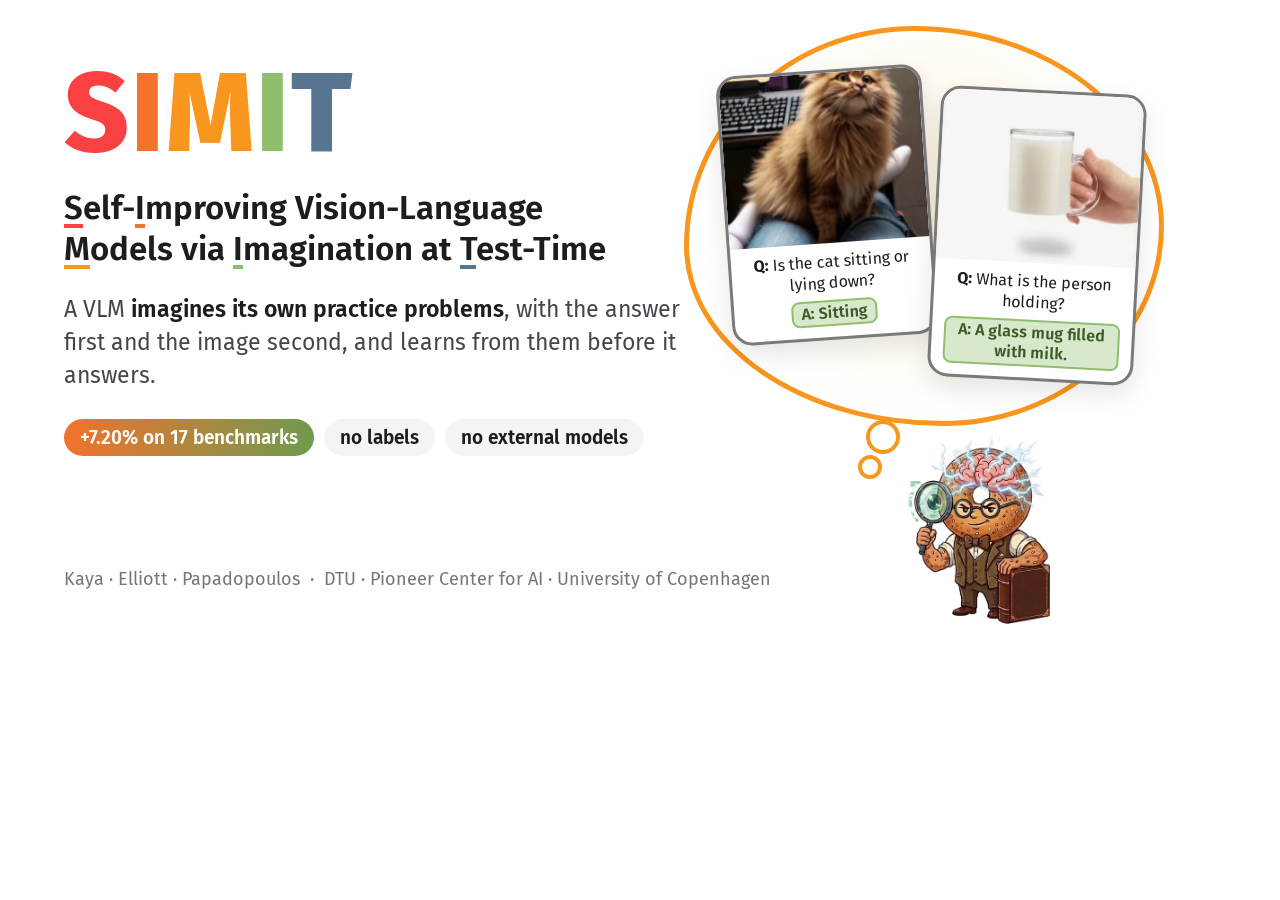
<file: simit/og_card.html>
<!DOCTYPE html>
<!-- Source of static/img/og_image.jpg (1200x630 social-media preview card). Render with:
     firefox --headless --window-size=1200,630 --screenshot og.png "file://$PWD/og_card.html"
     then convert og.png to static/img/og_image.jpg (see README.md). -->
<html lang="en">
<head>
<meta charset="utf-8">
<title>SIMIT social card</title>
<link rel="stylesheet" href="https://fonts.googleapis.com/css2?family=Fira+Sans:wght@400;500;600;700;800&display=swap">
<style>
  :root { --red:#F94144; --orange:#F3722C; --amber:#F8961E; --green:#90BE6D; --blue:#577590; --ink:#1d1d1f; --line:#7a7a7a; }
  html, body { margin: 0; background: #fff; }
  body { width: 1200px; height: 630px; overflow: hidden; font-family: 'Fira Sans', sans-serif; color: var(--ink); position: relative; }
  .left { position: absolute; left: 64px; top: 58px; width: 620px; }
  .mark { font-size: 112px; font-weight: 800; line-height: 1; letter-spacing: 2px; }
  .title { font-size: 33px; font-weight: 600; line-height: 1.25; margin-top: 18px; }
  .title u { text-decoration: none; background-repeat: no-repeat; background-size: 100% 4px; background-position: 0 100%; }
  .line { font-size: 23px; line-height: 1.45; color: #45464b; margin-top: 22px; }
  .line b { color: var(--ink); font-weight: 600; }
  .chips { display: flex; gap: 10px; margin-top: 26px; flex-wrap: wrap; }
  .chip { font-size: 19px; font-weight: 600; padding: 7px 16px; border-radius: 999px; background: #f4f4f5; }
  .chip.hot { color: #fff; background: linear-gradient(90deg, var(--orange), #6f9a4f); }
  .cloud { position: absolute; right: 36px; top: 26px; width: 470px; height: 390px; border-radius: 48% 52% 46% 54% / 55% 50% 50% 45%;
           border: 5px solid var(--amber); background: radial-gradient(circle at 50% 45%, rgba(249,199,79,.18), rgba(255,255,255,0) 70%); }
  .card { position: absolute; width: 200px; background: #fff; border: 3px solid var(--line); border-radius: 20px; overflow: hidden; box-shadow: 0 10px 26px rgba(0,0,0,.10); }
  .card img { width: 100%; height: 170px; object-fit: cover; display: block; }
  .card .t { padding: 9px 12px 11px; font-size: 16px; line-height: 1.3; text-align: center; }
  .card .a { display: inline-block; margin-top: 6px; font-weight: 600; background: rgba(144,190,109,.35); border: 2px solid var(--green); border-radius: 8px; padding: 1px 8px; color: #3d5a28; }
  .c1 { right: 270px; top: 70px; transform: rotate(-4deg); }
  .c2 { right: 60px; top: 90px; transform: rotate(3deg); }
  .mascot { position: absolute; right: 150px; bottom: 6px; width: 142px; }
  .bubble { position: absolute; border: 4px solid var(--amber); border-radius: 50%; background: #fff; }
  .foot { position: absolute; left: 64px; bottom: 40px; font-size: 18px; color: #74757c; }
</style>
</head>
<body>
  <div class="left">
    <div class="mark"><span style="color:var(--red)">S</span><span style="color:var(--orange)">I</span><span style="color:var(--amber)">M</span><span style="color:var(--green)">I</span><span style="color:var(--blue)">T</span></div>
    <div class="title">
      <u style="background-image:linear-gradient(var(--red),var(--red))">S</u>elf-<u style="background-image:linear-gradient(var(--orange),var(--orange))">I</u>mproving Vision-Language<br>
      <u style="background-image:linear-gradient(var(--amber),var(--amber))">M</u>odels via <u style="background-image:linear-gradient(var(--green),var(--green))">I</u>magination at <u style="background-image:linear-gradient(var(--blue),var(--blue))">T</u>est-Time
    </div>
    <div class="line">A VLM <b>imagines its own practice problems</b>, with the answer first and the image second, and learns from them before it answers.</div>
    <div class="chips">
      <span class="chip hot">+7.20% on 17 benchmarks</span>
      <span class="chip">no labels</span>
      <span class="chip">no external models</span>
    </div>
  </div>

  <div class="cloud"></div>
  <span class="bubble" style="right:300px;top:420px;width:26px;height:26px"></span>
  <span class="bubble" style="right:318px;top:455px;width:16px;height:16px"></span>
  <div class="card c1">
    <img src="static/img/samples/vizwiz_vqa_val_345_syn2.webp" alt="">
    <div class="t"><b>Q:</b> Is the cat sitting or lying down?<br><span class="a">A: Sitting</span></div>
  </div>
  <div class="card c2">
    <img src="static/img/samples/nocaps_val_45_syn1.webp" alt="">
    <div class="t"><b>Q:</b> What is the person holding?<br><span class="a">A: A glass mug filled with milk.</span></div>
  </div>
  <img class="mascot" src="static/img/mascots/improved.webp" alt="">
  <div class="foot">Kaya · Elliott · Papadopoulos &nbsp;·&nbsp; DTU · Pioneer Center for AI · University of Copenhagen</div>
</body>
</html>
</file>
<file: assets/css/site.css>
/* ==========================================================================
   M. Onurcan Kaya: personal site (v2)
   One stylesheet, no framework. Tokens → base → layout → components.
   ========================================================================== */

@font-face {
  font-family: "Inter";
  src: url("../fonts/inter.woff2") format("woff2");
  font-weight: 400 700;
  font-style: normal;
  font-display: optional;
}
@font-face {
  font-family: "Newsreader";
  src: url("../fonts/newsreader-roman.woff2") format("woff2");
  font-weight: 400 600;
  font-style: normal;
  font-display: optional; /* preloaded: used if it arrives before first paint, never a late swap (no layout shift) */
}
@font-face {
  font-family: "Newsreader";
  src: url("../fonts/newsreader-italic.woff2") format("woff2");
  font-weight: 400;
  font-style: italic;
  font-display: optional;
}

/* ---------- Tokens ---------- */
:root {
  color-scheme: light;
  --bg: #fbfaf7;
  --panel: #f2f0ea;
  --paper: #ffffff;
  --thumb: #ffffff;
  --ink: #18181b;
  --ink-2: #46464e;
  --ink-3: #6b6b74;
  --rule: #e5e2da;
  --rule-strong: #d3cfc5;
  --accent: #3346d3;
  --accent-hover: #2433ad;
  --on-accent: #ffffff;
  --accent-soft: rgba(51, 70, 211, 0.08);
  --accent-2: #c2560f;
  --marker: #f4a73b;
  --chart: #3346d3;
  --good: #15803d;
  --good-soft: #eaf6ee;
  --bad: #c2410c;
  --nav-bg: rgba(251, 250, 247, 0.85);
  --paper-shadow: 0 1px 2px rgba(20, 20, 30, 0.06), 0 0 0 1px rgba(20, 20, 30, 0.04);

  --serif: "Newsreader", "Iowan Old Style", "Palatino Linotype", Palatino, Georgia, serif;
  --sans: "Inter", -apple-system, BlinkMacSystemFont, "Segoe UI", Roboto, "Helvetica Neue", Arial, "Noto Sans", sans-serif;
  --mono: ui-monospace, "SF Mono", "Cascadia Mono", "JetBrains Mono", Menlo, Consolas, monospace;

  --w: 1040px;
  --gutter: clamp(18px, 4.5vw, 32px);
}
@media (prefers-color-scheme: dark) {
  :root:not([data-theme="light"]) {
    color-scheme: dark;
    --bg: #111114; --panel: #18181d; --paper: #202026; --thumb: #f4f4f2;
    --ink: #ececf0; --ink-2: #babac3; --ink-3: #8f8f9a; --rule: #28282f; --rule-strong: #3a3a43;
    --accent: #9eabff; --accent-hover: #c3caff; --on-accent: #111114; --accent-soft: rgba(158, 171, 255, 0.12); --accent-2: #f29a55; --marker: #e89a2c;
    --chart: #6f7ff0; --good: #4ade80; --good-soft: rgba(74, 222, 128, 0.1); --bad: #fb923c;
    --nav-bg: rgba(17, 17, 20, 0.82); --paper-shadow: 0 0 0 1px #2c2c34;
  }
}
:root[data-theme="dark"] {
  color-scheme: dark;
  --bg: #111114; --panel: #18181d; --paper: #202026; --thumb: #f4f4f2;
  --ink: #ececf0; --ink-2: #babac3; --ink-3: #8f8f9a; --rule: #28282f; --rule-strong: #3a3a43;
  --accent: #9eabff; --accent-hover: #c3caff; --on-accent: #111114; --accent-soft: rgba(158, 171, 255, 0.12); --accent-2: #f29a55; --marker: #e89a2c;
  --chart: #6f7ff0; --good: #4ade80; --good-soft: rgba(74, 222, 128, 0.1); --bad: #fb923c;
  --nav-bg: rgba(17, 17, 20, 0.82); --paper-shadow: 0 0 0 1px #2c2c34;
}

/* ---------- Base ---------- */
*, *::before, *::after { box-sizing: border-box; }
html { -webkit-text-size-adjust: 100%; text-size-adjust: 100%; scroll-behavior: smooth; scroll-padding-top: 16px; }
body {
  margin: 0; background: var(--bg); color: var(--ink);
  font: 400 1rem/1.65 var(--sans);
  -webkit-font-smoothing: antialiased; -moz-osx-font-smoothing: grayscale;
  overflow-x: clip;
}
img, video, canvas, svg { display: block; max-width: 100%; }
p, h1, h2, h3, dl, dd, figure { margin: 0; }
button { font: inherit; color: inherit; }
fieldset { margin: 0; padding: 0; border: 0; min-width: 0; }
a {
  color: var(--accent);
  text-decoration-line: underline; text-decoration-thickness: 1px; text-underline-offset: 0.2em;
  text-decoration-color: color-mix(in srgb, currentColor 35%, transparent);
  transition: color 0.15s, text-decoration-color 0.15s;
}
a:hover { color: var(--accent-hover); text-decoration-color: currentColor; }
:focus-visible { outline: 2px solid var(--accent); outline-offset: 3px; border-radius: 4px; }
code { font-family: var(--mono); font-size: 0.86em; }

.wrap { width: 100%; max-width: calc(var(--w) + 2 * var(--gutter)); margin-inline: auto; padding-inline: var(--gutter); }
.sr-only { position: absolute !important; width: 1px; height: 1px; padding: 0; margin: -1px; overflow: hidden; clip: rect(0 0 0 0); white-space: nowrap; border: 0; }
.sprite { position: absolute; width: 0; height: 0; overflow: hidden; }
.i { width: 1.05em; height: 1.05em; flex: none; display: inline-block; vertical-align: -0.16em; }
.muted { color: var(--ink-3); }
.no-js .js-only { display: none !important; }
.skip {
  position: absolute; left: 12px; top: -64px; z-index: 100; padding: 10px 16px; border-radius: 10px;
  background: var(--ink); color: var(--bg); font-weight: 600; text-decoration: none;
}
.skip:focus { top: 12px; color: var(--bg); }

/* ---------- Buttons ---------- */
.btn {
  display: inline-flex; align-items: center; gap: 8px; height: 42px; padding: 0 18px; cursor: pointer;
  border: 1px solid var(--rule-strong); border-radius: 999px; background: transparent;
  color: var(--ink); font: 500 0.94rem/1 var(--sans); text-decoration: none;
  transition: background 0.15s, border-color 0.15s, color 0.15s, transform 0.15s;
}
.btn:hover { color: var(--ink); border-color: var(--ink-3); transform: translateY(-1px); }
.btn:active { transform: none; }
.btn-primary { background: var(--ink); border-color: var(--ink); color: var(--bg); }
.btn-primary:hover { background: var(--accent); border-color: var(--accent); color: var(--on-accent); }
.btn-small { height: 34px; padding: 0 14px; font-size: 0.86rem; gap: 6px; }
.icon-link {
  width: 42px; height: 42px; display: inline-grid; place-items: center; border-radius: 999px;
  color: var(--ink-2); transition: background 0.15s, color 0.15s;
}
.icon-link:hover { background: var(--panel); color: var(--ink); }
.icon-link .i { width: 20px; height: 20px; }
.icon-btn {
  width: 32px; height: 32px; display: inline-grid; place-items: center; flex: none; cursor: pointer;
  border: 1px solid var(--rule); border-radius: 999px; background: transparent; color: var(--ink-2);
  transition: color 0.15s, border-color 0.15s;
}
.icon-btn:hover { color: var(--accent); border-color: var(--accent); }
.icon-btn .i { width: 15px; height: 15px; }

/* ---------- Hero: text on the left; photo with the contact buttons under it on the right ---------- */
.hero {
  display: grid; grid-template-columns: minmax(0, 1fr) 232px; column-gap: clamp(28px, 5vw, 64px);
  align-items: start; padding-block: clamp(20px, 3vw, 40px) clamp(28px, 3.5vw, 44px);
}
.hero-side { display: grid; gap: 12px; align-self: start; margin-top: 28px; } /* a little lower than the name */
.hero-photo { width: 100%; height: auto; aspect-ratio: 1; object-fit: cover; border-radius: 22px; }
h1 { font-family: var(--serif); font-weight: 500; font-size: clamp(2.3rem, 1.8rem + 2.6vw, 4rem); line-height: 1.02; letter-spacing: -0.028em; }
.zh {
  font-family: "Songti SC", "Noto Serif CJK SC", "Noto Serif SC", "Source Han Serif SC", STSong, SimSun, serif;
  font-size: 0.5em; font-weight: 400; letter-spacing: 0.04em; color: var(--ink-3); white-space: nowrap;
}
.lede {
  margin-top: 12px; max-width: 36em;
  font-family: var(--serif); font-size: clamp(1.22rem, 1.1rem + 0.6vw, 1.48rem); line-height: 1.4; letter-spacing: -0.005em;
}
.lede em { color: var(--accent); }
.hero-meta { margin-top: 10px; max-width: 40em; font-size: 0.96rem; color: var(--ink-3); }
.hero-meta a { color: var(--ink-2); }
.hero-meta a:hover { color: var(--accent); }
.badges { list-style: none; margin: 14px 0 0; padding: 0; display: flex; flex-wrap: wrap; gap: 8px; }
.badge { display: inline-flex; align-items: center; gap: 8px; padding: 6px 13px 6px 11px; border-radius: 999px; font-size: 0.88rem; font-weight: 600; line-height: 1.35; }
.badge-good { background: var(--good-soft); color: var(--good); }
.badge-accent { background: var(--accent-soft); color: var(--accent); }
/* A soft ring pulses behind each badge icon ("available now"); the two alternate. Off with reduced motion. */
.badge-icon { position: relative; display: inline-grid; place-items: center; width: 16px; height: 16px; flex: none; }
.badge-icon .i { position: relative; width: 16px; height: 16px; }
.badge-icon::before {
  content: ""; position: absolute; inset: -3px; border-radius: 50%; background: currentColor; opacity: 0;
  animation: badge-pulse 2.4s ease-out infinite;
}
.badge-accent .badge-icon::before { animation-delay: 1.2s; }
@keyframes badge-pulse { 0% { transform: scale(0.55); opacity: 0.32; } 75%, 100% { transform: scale(1.4); opacity: 0; } }
.actions { display: grid; gap: 8px; }
.actions .btn-primary { justify-content: center; }
.actions-row { display: flex; align-items: center; gap: 2px; }
.actions-row .btn { padding: 0 14px; margin-right: 4px; }
.actions-row .icon-link { width: 38px; height: 38px; }

/* ---------- Sections ---------- */
.section { padding-block: clamp(32px, 4.5vw, 52px); border-top: 1px solid var(--rule); }
h2 { font-family: var(--serif); font-weight: 500; font-size: clamp(1.85rem, 1.55rem + 1.3vw, 2.4rem); line-height: 1.1; letter-spacing: -0.022em; }
.section-lede { margin-top: 10px; max-width: 64ch; color: var(--ink-2); font-size: 1rem; }
.section-head { display: flex; align-items: baseline; justify-content: space-between; flex-wrap: wrap; gap: 8px 16px; }
.quiet-link { display: inline-flex; align-items: center; gap: 4px; color: var(--ink-2); font-size: 0.94rem; font-weight: 500; text-decoration: none; }

/* ---------- Research intro: heading + text left, timeline right ---------- */
.intro { display: grid; grid-template-columns: minmax(0, 1fr) minmax(0, 1.1fr); gap: 20px clamp(24px, 4vw, 52px); align-items: start; }
/* grey = before deployment, amber = deployment, blue = test time (my work) */
.tl-fig { display: grid; grid-template-columns: minmax(0, 0.85fr) 104px minmax(0, 1.25fr); grid-template-rows: auto 1fr auto; gap: 10px 14px; margin: 0; }
.tlf-title { grid-row: 1; align-self: end; text-align: center; font: 700 0.86rem/1.25 var(--sans); color: var(--ink-2); }
.tlf-t-before { grid-column: 1; }
.tlf-t-after { grid-column: 3; color: var(--accent); }
/* bottom padding = one box + the arrow, so post-training sits level with the gap between the two routes */
.tlf-flow { grid-row: 2; grid-column: 1; align-self: center; display: grid; padding-bottom: calc(2.52rem + 14px); text-align: center; font-size: 0.84rem; line-height: 1.5; color: var(--ink); }
.tlf-flow span:not(.tlf-arr) { position: relative; padding: 7px 6px; border-radius: 8px; background: var(--panel); }
.tlf-arr { justify-self: center; line-height: 1.5; color: var(--ink-3); transform: rotate(90deg); }
/* the arrow from post-training runs on across the deployment line, into test time */
.tlf-flow span:last-child::after { content: ""; position: absolute; z-index: 1; left: 100%; top: 50%; width: 124px; height: 2px; margin-top: -1px; background: var(--ink-3); }
.tlf-flow span:last-child::before { content: ""; position: absolute; z-index: 1; left: calc(100% + 124px); top: 50%; margin-top: -5px; border-style: solid; border-width: 5px 0 5px 8px; border-color: transparent transparent transparent var(--ink-3); }
.tlf-routes { grid-row: 2; grid-column: 3; align-self: center; display: grid; gap: 10px; }
.tlf-route { display: grid; grid-template-columns: auto minmax(0, 1fr); gap: 9px; padding: 8px 10px; border-radius: 10px; background: var(--accent-soft); font-size: 0.8rem; line-height: 1.35; color: var(--ink-3); text-decoration: none; transition: box-shadow 0.15s; }
.tlf-route:hover { color: var(--ink-3); box-shadow: inset 0 0 0 1.5px var(--accent); }
.tlf-route b { display: block; font-size: 0.88rem; font-weight: 650; color: var(--ink); }
.tlf-n { display: grid; place-items: center; width: 20px; height: 20px; margin-top: 1px; border-radius: 50%; background: var(--accent); color: var(--on-accent); font: 700 0.72rem/1 var(--sans); }
.tlf-cap { grid-row: 3; text-align: center; text-wrap: balance; font-size: 0.8rem; line-height: 1.35; color: var(--ink-3); }
.tlf-cap b { color: var(--ink); }
.tlf-cap-before { grid-column: 1; }
.tlf-cap-after { grid-column: 3; }
.tlf-marker { grid-row: 1 / 4; grid-column: 2; position: relative; display: grid; justify-items: center; align-content: start; }
.tlf-marker::before { content: ""; position: absolute; top: 0; bottom: 0; left: 50%; width: 4px; margin-left: -2px; border-radius: 2px; background: var(--marker); }
.tlf-marker span { position: relative; display: grid; padding: 6px 7px; border-radius: 7px; background: var(--marker); color: #241600; font: 700 0.76rem/1.25 var(--sans); text-align: center; }
.tlf-marker small { font-size: 0.68rem; font-weight: 500; text-wrap: balance; }
@media (max-width: 859px) { .intro { grid-template-columns: minmax(0, 1fr); } .tl-fig { max-width: 560px; } }
@media (max-width: 520px) { /* phones: the timeline runs top to bottom */
  .tl-fig { grid-template-columns: minmax(0, 1fr); grid-template-rows: none; gap: 8px; }
  .tl-fig > * { grid-column: 1; }
  .tlf-t-before { grid-row: 1; } .tlf-flow { grid-row: 2; } .tlf-cap-before { grid-row: 3; } .tlf-marker { grid-row: 4; }
  .tlf-t-after { grid-row: 5; } .tlf-routes { grid-row: 6; } .tlf-cap-after { grid-row: 7; }
  .tlf-flow { grid-template-columns: minmax(0, 1fr) auto minmax(0, 1fr); align-items: center; gap: 8px; padding-bottom: 0; }
  .tlf-arr { transform: none; }
  .tlf-flow span:last-child::before, .tlf-flow span:last-child::after { display: none; }
  .tlf-marker { padding-block: 6px; }
  .tlf-marker::before { top: 50%; bottom: auto; left: 0; right: 0; width: auto; height: 4px; margin: -2px 0 0; }
}

/* ---------- Research routes ---------- */
.route {
  display: grid; grid-template-columns: minmax(0, 1fr) minmax(0, 420px);
  gap: clamp(20px, 3.5vw, 48px); align-items: center; margin-top: clamp(28px, 4vw, 44px);
}
.route:nth-of-type(even) { grid-template-columns: minmax(0, 420px) minmax(0, 1fr); } /* alternate sides for rhythm */
/* a section that opens with a route: its heading sits in the text column, centered against the figure */
.section > .route:first-child { margin-top: 0; }
.route-text > h2 { margin-bottom: clamp(14px, 2vw, 20px); }
.route:nth-of-type(even) .route-text { order: 2; }
.route-text { max-width: 48ch; }
.kicker { font: 650 0.72rem/1 var(--sans); letter-spacing: 0.12em; text-transform: uppercase; color: var(--accent); }
.route h3 { margin-top: 6px; font-family: var(--serif); font-weight: 500; font-size: clamp(1.5rem, 1.3rem + 0.8vw, 1.85rem); line-height: 1.12; letter-spacing: -0.015em; }
.route-text > p:not(.kicker) { margin-top: 8px; color: var(--ink-2); }

/* ---------- Figures (shared) ---------- */
.fig { container-type: inline-size; }
.fig-body { background: var(--panel); border-radius: 18px; padding: clamp(12px, 3.6cqi, 18px); }
.fig figcaption { margin-top: 8px; padding-inline: 4px; font-size: 0.84rem; line-height: 1.5; color: var(--ink-3); }
.fig figcaption b { color: var(--ink); font-weight: 600; }
.fig-no { font: 600 0.72rem/1 var(--mono); letter-spacing: 0.02em; margin-right: 4px; }
.q-tag { flex: none; font: 600 0.64rem/1 var(--mono); letter-spacing: 0.03em; text-transform: uppercase; color: var(--ink-3); border: 1px solid var(--rule-strong); border-radius: 5px; padding: 3px 5px; }
.demo-q { display: flex; align-items: baseline; gap: 8px; min-height: 1.5em; margin-bottom: 10px; font-size: 0.95rem; color: var(--ink); }
.verdict { display: inline-flex; align-items: center; gap: 6px; color: var(--ink-3); font-weight: 600; }
.verdict b { color: var(--ink); font-weight: 650; }
.verdict .i { width: 16px; height: 16px; }
.verdict.is-right .i { color: var(--good); }
.verdict.is-wrong .i { color: var(--bad); }
.demo .btn-small { margin-top: 14px; }
.stage { position: relative; aspect-ratio: 3 / 2; overflow: hidden; border-radius: 12px; background: var(--paper); }
.stage img { position: absolute; inset: 0; width: 100%; height: 100%; object-fit: cover; }
.stage-tag { position: absolute; left: 8px; top: 8px; z-index: 2; padding: 3px 9px; border-radius: 999px; font: 600 0.72rem/1.3 var(--sans); color: #fff; background: rgba(0, 0, 0, 0.6); transition: background 0.15s; }

/* Numbered steps (Figs. 1 and 2): they light up one at a time */
.steps { list-style: none; margin: 0; padding: 0; display: grid; gap: 14px; }
.step { display: grid; grid-template-columns: 22px minmax(0, 1fr); gap: 10px; }
.step .step-body > :not(.step-t) { transition: opacity 0.4s ease; }
.step.is-dim .step-body > :not(.step-t) { opacity: 0.25; }
.step.is-dim .step-t { color: var(--ink-3); }
.step.is-dim .tta-hint, .step.is-dim .demo-out { visibility: hidden; } /* nothing to read until the step runs */
.step-n { width: 22px; height: 22px; display: grid; place-items: center; border-radius: 50%; background: var(--accent); color: var(--on-accent); font: 700 0.72rem/1 var(--sans); transition: background 0.3s; }
.step.is-dim .step-n { background: var(--ink-3); }
.step-t { margin: 2px 0 8px; font-size: 0.88rem; font-weight: 600; line-height: 1.35; color: var(--ink); }
.case { display: grid; grid-template-columns: 96px minmax(0, 1fr); gap: 12px; align-items: center; }
.case-img { width: 96px; height: 72px; object-fit: cover; object-position: 50% 55%; border-radius: 8px; }
.case-q { margin-bottom: 4px; font-size: 0.92rem; color: var(--ink); }

/* Fig. 1: practice problems (SIMIT) */
.practice { list-style: none; margin: 0; padding: 0; display: grid; gap: 8px; }
.practice-item { display: grid; grid-template-columns: 56px minmax(0, 1fr); gap: 10px; align-items: center; }
.practice-item img { width: 56px; height: 56px; object-fit: cover; border-radius: 8px; filter: blur(6px) grayscale(1); opacity: 0.3; transition: filter 0.6s ease, opacity 0.6s ease; }
.practice-item.has-img img { filter: none; opacity: 1; }
.practice-item p { font-size: 0.85rem; line-height: 1.4; color: var(--ink-2); opacity: 0; transition: opacity 0.4s ease; }
.practice-item.has-q p { opacity: 1; }
.practice-q { display: block; }
.practice-a { font-weight: 650; color: var(--accent); }
.practice-a::before { content: "Answer: "; font-weight: 500; color: var(--ink-3); }

/* Fig. 2: look again (TTAug) */
.tta-grid { list-style: none; margin: 0; padding: 0; display: grid; grid-template-columns: repeat(4, 1fr); gap: 3px; width: min(100%, 300px); aspect-ratio: 10 / 7; }
.tta-tile {
  background-size: 400% 400%; background-color: var(--rule-strong); border-radius: 3px; cursor: pointer;
  opacity: 0.25; transform: scale(0.88); transition: opacity 0.3s, transform 0.35s cubic-bezier(0.2, 0.9, 0.3, 1.2), box-shadow 0.15s;
  transition-delay: var(--d, 0ms);
}
.tta.is-near .tta-tile { background-image: url("../img/ttaug-views.webp"); }
.tta.is-many .tta-tile { opacity: 1; transform: none; }
.tta-tile.is-hot { box-shadow: 0 0 0 2px var(--accent); position: relative; z-index: 1; }
.tta-hint { margin-top: 6px; height: 3.24rem; overflow: hidden; font-size: 0.8rem; line-height: 1.08rem; color: var(--ink-3); } /* fixed 3-line box: hovering never resizes the figure */
.tta-qtag { font-weight: 600; color: var(--ink-2); }
.tta-qtext.is-aug { font-family: var(--mono); font-size: 0.78rem; color: var(--accent); }

/* Fig. 3: two kinds of edits (POEM, WildLight) */
.tabs { display: flex; width: fit-content; max-width: 100%; gap: 2px; padding: 3px; margin-bottom: 12px; border: 1px solid var(--rule); border-radius: 999px; background: var(--bg); }
.tab { padding: 6px 12px; border: 0; border-radius: 999px; background: transparent; cursor: pointer; font-size: 0.84rem; font-weight: 500; color: var(--ink-2); transition: background 0.15s, color 0.15s; }
.tab:hover { color: var(--ink); }
.tab[aria-selected="true"] { background: var(--ink); color: var(--bg); }
/* Both tab panels share one grid cell, so the figure keeps the taller panel's height on either tab;
   the POEM photo grows to fill the space */
.fig-body.edit { display: grid; grid-template-rows: auto 1fr; }
.edit .tabs { grid-row: 1; grid-column: 1; justify-self: start; }
.edit-panel { grid-row: 2; grid-column: 1; display: flex; flex-direction: column; min-width: 0; }
.edit-panel[hidden] { display: flex; visibility: hidden; }
.edit-stage { flex: 1 1 auto; aspect-ratio: auto; min-height: 220px; }
button.stage { display: block; width: 100%; padding: 0; border: 0; font: inherit; color: inherit; text-align: left; }
.edit-stage { cursor: pointer; }
.edit-stage:hover .stage-tag, .edit-stage:focus-visible .stage-tag { background: var(--accent); }
.edit-stage img { transition: opacity 0.5s ease; }
.edit-after { opacity: 0; }
.edit-stage.is-after .edit-after { opacity: 1; }
.sun-range { -webkit-appearance: none; appearance: none; display: block; width: 100%; height: 30px; margin: 10px 0 2px; background: transparent; cursor: pointer; }
.sun-range::-webkit-slider-runnable-track { height: 6px; border-radius: 999px; background: linear-gradient(90deg, #8ec5ff, #ffd36b 55%, #ff8a3d); }
.sun-range::-moz-range-track { height: 6px; border-radius: 999px; background: linear-gradient(90deg, #8ec5ff, #ffd36b 55%, #ff8a3d); }
.sun-range::-webkit-slider-thumb { -webkit-appearance: none; width: 24px; height: 24px; margin-top: -9px; border-radius: 50%; background: #f5b301; border: 3px solid #fff3c4; box-shadow: 0 0 0 5px rgba(245, 179, 1, 0.28), 0 1px 3px rgba(0, 0, 0, 0.3); cursor: grab; }
.sun-range::-moz-range-thumb { width: 18px; height: 18px; border-radius: 50%; background: #f5b301; border: 3px solid #fff3c4; box-shadow: 0 0 0 5px rgba(245, 179, 1, 0.28); cursor: grab; }
.sun-range:focus-visible { outline: 2px solid var(--accent); outline-offset: 4px; border-radius: 999px; }
.relight-target { display: grid; grid-template-columns: minmax(0, 46%) minmax(0, 1fr); gap: 12px; align-items: center; margin-bottom: 10px; }
.relight-env { position: relative; aspect-ratio: 295 / 144; overflow: hidden; border-radius: 8px; background: var(--paper); }
.relight-env img { position: absolute; inset: 0; width: 100%; height: 100%; object-fit: cover; }
.relight-target p { display: grid; gap: 6px; justify-items: start; font-size: 0.86rem; line-height: 1.35; color: var(--ink-2); }
.relight-ticks { display: flex; justify-content: space-between; font: 500 0.7rem/1 var(--mono); color: var(--ink-3); font-variant-numeric: tabular-nums; }
.relight-ticks .is-on { color: var(--ink); font-weight: 650; }

/* Fig. 4: classical phase retrieval (HIO), measurement + three runs */
.pr-tiles { display: grid; grid-template-columns: repeat(4, minmax(0, 1fr)); gap: 8px; }
.pr-tile canvas { display: block; width: 100%; height: auto; aspect-ratio: 1; border-radius: 8px; background: #000; box-shadow: 0 0 0 2px transparent; transition: box-shadow 0.3s; }
.pr-tile.is-best canvas { box-shadow: 0 0 0 2px var(--good); }
.pr-cap { margin-top: 5px; text-align: center; font-size: 0.74rem; font-weight: 600; line-height: 1.3; color: var(--ink-2); }
.pr-cap span { display: block; font-size: 0.68rem; font-weight: 500; color: var(--ink-3); font-variant-numeric: tabular-nums; }
.pr-tile.is-best .pr-fit { color: var(--good); }
.pr-tile.is-best .pr-fit::after { content: " · best fit"; }
.pr-controls { display: flex; align-items: center; gap: 10px; margin-top: 12px; }
.pr-controls .btn-small { margin-top: 0; flex: none; }
.pr-step { white-space: nowrap; font: 500 0.76rem/1 var(--mono); color: var(--ink-3); font-variant-numeric: tabular-nums; }
.pr-step b { color: var(--ink); font-weight: 600; display: inline-block; min-width: 3ch; }
.pr-range { flex: 1; min-width: 0; accent-color: var(--chart); }
@container (max-width: 360px) { .pr-tiles { grid-template-columns: repeat(2, minmax(0, 1fr)); } }

/* ---------- Publications ---------- */
.filters { display: flex; flex-wrap: wrap; gap: 8px; margin-top: 20px; }
.chip {
  display: inline-flex; align-items: center; gap: 6px; height: 34px; padding: 0 13px; cursor: pointer;
  border: 1px solid var(--rule-strong); border-radius: 999px; background: transparent;
  color: var(--ink-2); font: 500 0.86rem/1 var(--sans); transition: background 0.15s, border-color 0.15s, color 0.15s;
}
.chip:hover { border-color: var(--ink-3); color: var(--ink); }
.chip[aria-pressed="true"] { background: var(--ink); border-color: var(--ink); color: var(--bg); }
.chip-n { font: 500 0.72rem/1 var(--mono); opacity: 0.7; }
.pubs { list-style: none; margin: 24px 0 0; padding: 0; }
.pub[hidden] { display: none; }
.pub { display: grid; grid-template-columns: 200px minmax(0, 1fr); gap: clamp(18px, 3.5vw, 32px); padding-block: 0 24px; }
/* a rule only between papers that are shown, so the top one never has one, whatever the filter */
.pub:not([hidden]) ~ .pub { padding-top: 24px; border-top: 1px solid var(--rule); }
.pub.is-flash { animation: flash 1.8s ease; }
@keyframes flash { 0%, 30% { background: var(--accent-soft); box-shadow: 0 0 0 14px var(--accent-soft); } 100% { background: transparent; box-shadow: 0 0 0 14px transparent; } }
.pub-media { display: block; position: relative; aspect-ratio: 3 / 2; align-self: start; overflow: hidden; border-radius: 10px; background: var(--thumb); box-shadow: var(--paper-shadow); }
.pub-media > img, .pub-media > video { position: absolute; inset: 0; width: 100%; height: 100%; object-fit: contain; padding: 6px; }
.pub-media > video { padding: 0; }
/* Card hover (or keyboard focus): the figure zooms in slightly inside its frame, an accent ring appears,
   and the title turns accent. Multi-frame thumbnails also cycle (frames load on first hover). */
.pub-media { transition: box-shadow 0.3s ease; }
.pub-media > img, .pub-media > video { transition: transform 0.6s cubic-bezier(0.2, 0.7, 0.2, 1), opacity 0.35s ease; }
.pub:focus-within .pub-media { box-shadow: 0 0 0 1.5px var(--accent); }
.pub:focus-within .pub-media > img, .pub:focus-within .pub-media > video { transform: scale(1.04); }
@media (hover: hover) {
  .pub:hover .pub-media { box-shadow: 0 0 0 1.5px var(--accent); }
  .pub:hover .pub-media > img, .pub:hover .pub-media > video { transform: scale(1.04); }
  .pub:hover .pub-title a { color: var(--accent); }
}
.pub-media.is-ready > img { opacity: 0; }
.pub-media.is-ready > img.is-active { opacity: 1; }
.pub-venue { display: flex; flex-wrap: wrap; gap: 6px; }
.venue { padding: 5px 8px; border: 1px solid var(--rule-strong); border-radius: 6px; font: 600 0.74rem/1 var(--sans); letter-spacing: 0.01em; color: var(--ink-2); }
.venue-main { color: var(--accent); background: var(--accent-soft); border-color: transparent; }
.pub-title { margin-top: 10px; font-family: var(--serif); font-weight: 500; font-size: 1.28rem; line-height: 1.25; letter-spacing: -0.006em; text-wrap: balance; }
.pub-title a { color: var(--ink); text-decoration: none; }
.pub-title a:hover { color: var(--accent); text-decoration: underline; text-decoration-thickness: 1px; }
.pub-authors { margin-top: 6px; font-size: 0.92rem; color: var(--ink-3); }
.pub-authors a { color: inherit; text-decoration: none; }
.pub-authors a:hover { color: var(--ink); text-decoration: underline; }
.me { color: var(--ink); font-weight: 600; }
.pub-tldr { margin-top: 8px; max-width: 68ch; font-size: 0.95rem; color: var(--ink-2); }
.pub-links { display: flex; flex-wrap: wrap; gap: 6px; margin-top: 12px; }
.pill {
  display: inline-flex; align-items: center; gap: 6px; height: 30px; padding: 0 11px;
  border: 1px solid var(--rule-strong); border-radius: 999px; font-size: 0.82rem; font-weight: 550; color: var(--ink-2); text-decoration: none;
  transition: color 0.15s, border-color 0.15s, background 0.15s;
}
.pill .i { width: 14px; height: 14px; }
.pill:hover { color: var(--accent); border-color: var(--accent); background: var(--accent-soft); }

/* ---------- Background (timeline) ---------- */
.timeline { list-style: none; margin: 18px 0 0; padding: 0; display: grid; gap: 16px; }
.tl { display: grid; grid-template-columns: 7.5em minmax(0, 1fr); gap: 16px; }
.tl-when { padding-top: 2px; font: 500 0.82rem/1.6 var(--mono); color: var(--ink-3); font-variant-numeric: tabular-nums; }
.tl-what { font-weight: 600; color: var(--ink); }
.tl-what span { font-weight: 400; color: var(--ink-3); }
.tl-what span a { color: inherit; }
.tl-detail { margin-top: 2px; max-width: 72ch; font-size: 0.94rem; color: var(--ink-2); }

/* ---------- Responsive ---------- */
@media (max-width: 859px) {
  .hero {
    grid-template-columns: 76px minmax(0, 1fr); column-gap: 14px; align-items: center;
    grid-template-areas: "photo name" "lede lede" "meta meta" "badges badges" "actions actions";
  }
  .hero-main, .hero-side { display: contents; }
  .hero-photo { grid-area: photo; width: 76px; border-radius: 18px; }
  .hero h1 { grid-area: name; font-size: clamp(1.9rem, 1.3rem + 3vw, 2.6rem); }
  .lede { grid-area: lede; margin-top: 14px; }
  .hero-meta { grid-area: meta; }
  .badges { grid-area: badges; }
  .actions { grid-area: actions; margin-top: 14px; display: flex; flex-wrap: wrap; align-items: center; gap: 8px; }
  .route { grid-template-columns: minmax(0, 1fr); }
  .route:nth-of-type(even) { grid-template-columns: minmax(0, 1fr); }
  .route:nth-of-type(even) .route-text { order: 0; }
  .route-text { max-width: 64ch; padding-top: 0; }
  .fig { max-width: 480px; }
}
@media (max-width: 480px) {
  .actions { gap: 6px; }
  .actions-row .icon-link { width: 36px; height: 36px; }
}
@media (max-width: 640px) {
  .tl { grid-template-columns: minmax(0, 1fr); gap: 0; }
  .pub { grid-template-columns: 104px minmax(0, 1fr); gap: 16px; }
  .pub-media { aspect-ratio: 1; }
  .pub-media > img { padding: 3px; }
  .pub-title { font-size: 1.1rem; }
  .pub-tldr { font-size: 0.92rem; }
}

/* ---------- Motion & print ---------- */
@media (prefers-reduced-motion: reduce) {
  html { scroll-behavior: auto; }
  *, *::before, *::after { animation-duration: 0.01ms !important; animation-iteration-count: 1 !important; transition-duration: 0.01ms !important; transition-delay: 0ms !important; }
}
@media print {
  .skip, .js-only, .actions { display: none !important; }
  body { background: #fff; color: #000; }
  .section { border: 0; padding-block: 24px; }
  .pub { break-inside: avoid; }
}
</file>
<file: simit/static/css/style.css>
/* SIMIT project page. Styling follows the paper figures: Fira Sans, the Fig. 1/2 palette,
   rounded grey-bordered cards, numbered black discs and the bagel mascots. */

:root {
  /* paper palette (Fig. 1 / Fig. 2) */
  --red: #F94144; --orange: #F3722C; --amber: #F8961E; --yellow: #F9C74F;
  --green: #90BE6D; --teal: #43AA8B; --blue: #577590;
  /* the same hues darkened to >= 4.5:1 on white, for text */
  --red-ink: #D8383B; --orange-ink: #BB5721; --amber-ink: #A86514;
  --green-ink: #5F7D47; --teal-ink: #33826B; --blue-ink: #577590;
  /* stage tints (Fig. 2 panels) */
  --t-orange: #FDEBDD; --t-green: #EAF2E3; --t-blue: #E2EAF1; --t-yellow: #FDF3DA;
  --t-teal: #E0F1EB; --t-gray: #ECEDEF; --t-peach: #FDE7DC;

  --ink: #1d1d1f; --ink-2: #45464b; --muted: #74757c;
  --line: #e6e6ea; --line-2: #d3d3d9; --card-line: #7a7a7a;
  --bg: #ffffff; --soft: #f6f6f7; --neutral-bar: #b9bac0; --none: #C9C7BE;

  --radius: 18px; --radius-sm: 12px;
  --shadow: 0 1px 2px rgba(0,0,0,.04), 0 10px 30px rgba(0,0,0,.06);
  --wrap: 1120px;
  --font: 'Fira Sans', 'Segoe UI', system-ui, -apple-system, sans-serif;
  --mono: 'Fira Mono', ui-monospace, SFMono-Regular, Menlo, monospace;
  color-scheme: light;
}

*, *::before, *::after { box-sizing: border-box; }
html { scroll-behavior: smooth; scroll-padding-top: 72px; -webkit-text-size-adjust: 100%; }
body {
  margin: 0; background: var(--bg); color: var(--ink);
  font-family: var(--font); font-size: 17px; line-height: 1.6; font-weight: 400;
  -webkit-font-smoothing: antialiased; overflow-x: hidden;
}
img { max-width: 100%; display: block; }
a { color: var(--blue-ink); text-decoration-thickness: 1px; text-underline-offset: 3px; }
b, strong { font-weight: 600; }
button { font: inherit; color: inherit; }
:focus-visible { outline: 3px solid var(--amber); outline-offset: 2px; border-radius: 6px; }
.sr-only { position: absolute; width: 1px; height: 1px; overflow: hidden; clip: rect(0 0 0 0); white-space: nowrap; }
.wrap { max-width: var(--wrap); margin: 0 auto; padding: 0 24px; }
.wrap-narrow { max-width: 920px; }
.muted { color: var(--muted); }
.small { font-size: 14px; }
.center { text-align: center; }
.nowrap { white-space: nowrap; }
.note { font-size: 14px; color: var(--muted); margin: 14px auto 0; max-width: 760px; }

.c-red { color: var(--red); } .c-orange { color: var(--orange); } .c-amber { color: var(--amber); }
.c-green { color: var(--green); } .c-blue { color: var(--blue); }

/* ---------------------------------------------------------------- nav */
.topnav {
  position: fixed; top: 0; left: 0; right: 0; z-index: 50;
  background: rgba(255,255,255,.86); backdrop-filter: saturate(1.4) blur(10px); -webkit-backdrop-filter: saturate(1.4) blur(10px);
  border-bottom: 1px solid var(--line);
  transform: translateY(-100%); transition: transform .3s ease;
}
.topnav.show { transform: none; }
.topnav-in { display: flex; align-items: center; gap: 24px; height: 58px; }
.mini-mark { font-weight: 800; font-size: 24px; letter-spacing: .5px; text-decoration: none; line-height: 1; }
.topnav-links { display: flex; gap: 22px; flex: 1; justify-content: center; }
.topnav-links a { color: var(--ink-2); text-decoration: none; font-size: 15px; font-weight: 500; }
.topnav-links a:hover, .topnav-links a.active { color: var(--ink); }
.topnav-links a.active { box-shadow: inset 0 -2px 0 var(--orange); }

/* ---------------------------------------------------------------- buttons & pills */
.btn {
  display: inline-flex; align-items: center; gap: 8px; padding: 10px 18px; border-radius: 999px;
  font-size: 16px; font-weight: 500; text-decoration: none; line-height: 1.2; cursor: pointer;
  border: 1.5px solid transparent; transition: transform .15s ease, background .15s ease, border-color .15s ease;
}
.btn svg { width: 18px; height: 18px; flex: none; }
.btn-dark { background: var(--ink); color: #fff; }
.btn-dark:hover { background: #000; transform: translateY(-1px); }
.btn-ghost { background: #fff; color: var(--ink); border-color: var(--line-2); }
.btn-ghost:hover { border-color: var(--ink); transform: translateY(-1px); }
.btn-sm { padding: 7px 14px; font-size: 14px; }
.btn.is-disabled { color: var(--muted); cursor: default; border-style: dashed; }
.btn.is-disabled:hover { transform: none; border-color: var(--line-2); }

.pill { display: inline-block; font-size: 13px; font-weight: 600; padding: 3px 10px; border-radius: 999px; line-height: 1.4; letter-spacing: .2px; }
.pill-muted { background: var(--soft); color: var(--ink-2); border: 1px solid var(--line); }
.pill-orange { background: rgba(243,114,44,.16); color: var(--orange-ink); }
.pill-green { background: rgba(144,190,109,.22); color: var(--green-ink); }
.pill-both { background: linear-gradient(90deg, rgba(243,114,44,.18), rgba(144,190,109,.26)); color: var(--ink-2); }

/* check / cross marks */
.mark { display: inline-flex; width: 20px; height: 20px; border-radius: 50%; flex: none; vertical-align: -4px; position: relative; font-style: normal; }
.mark.ok { background: var(--teal); }
.mark.x { background: var(--red); }
.mark::after { content: ""; position: absolute; inset: 0; background-repeat: no-repeat; background-position: center; background-size: 12px 12px; }
.mark.ok::after { background-image: url("data:image/svg+xml,%3Csvg xmlns='http://www.w3.org/2000/svg' viewBox='0 0 12 12'%3E%3Cpath d='M2.2 6.3l2.4 2.4 5.2-5.4' fill='none' stroke='%23fff' stroke-width='2' stroke-linecap='round' stroke-linejoin='round'/%3E%3C/svg%3E"); }
.mark.x::after { background-image: url("data:image/svg+xml,%3Csvg xmlns='http://www.w3.org/2000/svg' viewBox='0 0 12 12'%3E%3Cpath d='M3 3l6 6M9 3L3 9' fill='none' stroke='%23fff' stroke-width='2' stroke-linecap='round'/%3E%3C/svg%3E"); }

/* ---------------------------------------------------------------- hero */
.hero { padding: 28px 0 40px; text-align: center; }
.wordmark { font-size: clamp(64px, 11vw, 124px); font-weight: 800; line-height: 1; margin: 0 0 14px; letter-spacing: 2px; }
.wordmark span { display: inline-block; animation: drop .7s cubic-bezier(.2,.9,.3,1.25) both; }
.wordmark span:nth-child(2) { animation-delay: .07s; } .wordmark span:nth-child(3) { animation-delay: .14s; }
.wordmark span:nth-child(4) { animation-delay: .21s; } .wordmark span:nth-child(5) { animation-delay: .28s; }
@keyframes drop { from { transform: translateY(-28px); opacity: 0; } to { transform: none; opacity: 1; } }
.title { font-size: clamp(26px, 3.6vw, 42px); font-weight: 600; line-height: 1.25; margin: 0 auto 26px; max-width: 900px; letter-spacing: -.2px; }
.title u { text-decoration: none; background-repeat: no-repeat; background-size: 100% 4px; background-position: 0 100%; padding-bottom: 1px; }
.u-red { background-image: linear-gradient(var(--red), var(--red)); }
.u-orange { background-image: linear-gradient(var(--orange), var(--orange)); }
.u-amber { background-image: linear-gradient(var(--amber), var(--amber)); }
.u-green { background-image: linear-gradient(var(--green), var(--green)); }
.u-blue { background-image: linear-gradient(var(--blue), var(--blue)); }
.authors { font-size: 20px; font-weight: 500; margin: 0 0 4px; display: flex; flex-wrap: wrap; justify-content: center; gap: 4px 26px; }
.authors sup, .affils sup { font-size: .62em; color: var(--muted); margin-left: 1px; }
.affils { color: var(--ink-2); font-size: 16px; margin: 0 0 26px; display: flex; flex-wrap: wrap; justify-content: center; gap: 2px 22px; }
.links { display: flex; flex-wrap: wrap; justify-content: center; gap: 10px; margin-bottom: 40px; }
.authors a { color: inherit; text-decoration: none; transition: color 0.2s ease; }
.authors a:hover { color: var(--orange); }

.teaser { margin: 0 auto; max-width: 1040px; }
.teaser-frame {
  position: relative; border-radius: 22px; overflow: hidden; background: #fff;
  border: 1px solid var(--line); box-shadow: 0 2px 4px rgba(0,0,0,.04), 0 24px 60px rgba(40,40,60,.12);
  aspect-ratio: 16 / 9;
}
.teaser video { width: 100%; height: 100%; display: block; object-fit: cover; cursor: pointer; }
.video-toggle {
  position: absolute; right: 14px; bottom: 14px; width: 40px; height: 40px; border-radius: 50%; border: 0;
  background: rgba(29,29,31,.72); color: #fff; display: grid; place-items: center; cursor: pointer; opacity: .0; transition: opacity .2s;
}
.teaser-frame:hover .video-toggle, .video-toggle:focus-visible, .video-toggle.paused { opacity: 1; }
.video-toggle svg { width: 18px; height: 18px; fill: currentColor; }
.video-toggle .i-play { display: none; }
.video-toggle.paused .i-play { display: block; } .video-toggle.paused .i-pause { display: none; }

.tldr { max-width: 820px; margin: 36px auto 0; font-size: 20px; line-height: 1.55; color: var(--ink-2); }
.tldr strong { color: var(--ink); }
.tldr-tag { display: inline-block; font-size: 13px; font-weight: 700; letter-spacing: .6px; background: var(--ink); color: #fff; border-radius: 6px; padding: 2px 8px; margin-right: 6px; vertical-align: 2px; }

.stats { display: grid; grid-template-columns: repeat(4, 1fr); gap: 14px; margin: 40px auto 0; max-width: 1040px; }
.stat { background: var(--soft); border-radius: var(--radius); padding: 20px 18px 18px; text-align: left; }
.stat-v { font-size: 36px; font-weight: 700; line-height: 1.1; letter-spacing: -.5px; color: var(--ink); }
.stat:first-child .stat-v { background: linear-gradient(90deg, var(--orange), var(--green-ink)); -webkit-background-clip: text; background-clip: text; color: transparent; }
.stat-l { font-size: 14.5px; color: var(--ink-2); margin-top: 6px; line-height: 1.4; }

/* ---------------------------------------------------------------- sections */
.section { padding: 88px 0; }
.section-soft { background: var(--soft); }
.kicker { font-size: 14px; font-weight: 700; text-transform: uppercase; letter-spacing: 1.4px; color: var(--orange-ink); margin: 0 0 8px; text-align: center; }
h2 { font-size: clamp(28px, 3.6vw, 42px); line-height: 1.18; font-weight: 700; letter-spacing: -.4px; margin: 0 auto 18px; text-align: center; max-width: 900px; }
.lead { font-size: 18.5px; color: var(--ink-2); max-width: 820px; margin: 0 auto 40px; text-align: center; }
.lead strong, .lead em { color: var(--ink); }
.h3-center { text-align: center; font-size: 24px; font-weight: 700; margin: 64px 0 8px; }

/* ---------------------------------------------------------------- idea: duel */
.duel { position: relative; background: #fff; border: 1px solid var(--line); border-radius: 24px; padding: 28px; box-shadow: var(--shadow); }
.duel-query { display: flex; gap: 22px; align-items: center; max-width: 620px; margin: 0 auto 26px; }
.duel-query > img { width: 150px; height: 200px; object-fit: cover; border-radius: 14px; border: 2.5px solid var(--card-line); flex: none; }
.duel-q { font-size: 22px; margin: 10px 0 12px; line-height: 1.3; }
.zs-line { display: flex; align-items: center; gap: 12px; }
.zs-mascot { width: 54px; height: auto; }
.answer { display: inline-flex; align-items: center; gap: 8px; font-weight: 600; font-size: 18px; padding: 4px 12px; border-radius: 10px; }
.answer.bad { background: rgba(249,65,68,.10); color: var(--red-ink); }
.answer.ok { background: rgba(67,170,139,.12); color: var(--teal-ink); }

.duel-cols { display: grid; grid-template-columns: 1fr 1.25fr; gap: 20px; }
.duel-col { border-radius: 18px; padding: 22px 22px 18px; position: relative; }
.duel-col header h3 { margin: 0; font-size: 20px; line-height: 1.25; }
.duel-col header p { margin: 2px 0 14px; font-size: 14.5px; }
.guess { background: #fff6f5; border: 1.5px solid rgba(249,65,68,.28); }
.imagine { background: #f3f8f0; border: 1.5px solid rgba(144,190,109,.55); }

.flow { list-style: none; margin: 0; padding: 0; display: grid; gap: 14px; font-size: 15.5px; }
.flow li { display: flex; gap: 12px; align-items: flex-start; }
.flow-n { width: 24px; height: 24px; border-radius: 50%; background: var(--ink); color: #fff; font-size: 13px; font-weight: 700; display: grid; place-items: center; flex: none; margin-top: 1px; }
.chips { display: flex; flex-wrap: wrap; gap: 6px; margin-top: 8px; }
.chip { font-size: 13px; padding: 2px 9px; border-radius: 999px; background: #fff; border: 1px solid var(--line-2); color: var(--ink-2); }
.pseudo { display: inline-block; margin-top: 8px; padding: 4px 12px; border-radius: 10px; background: rgba(249,65,68,.12); color: var(--red-ink); font-weight: 600; border: 1.5px dashed rgba(249,65,68,.6); }
.duel-foot { display: flex; gap: 10px; align-items: flex-start; margin: 18px 0 0; font-size: 15px; color: var(--ink-2); }
.duel-foot .mark { margin-top: 2px; }
.duel-foot.good { align-items: center; flex-wrap: wrap; justify-content: space-between; background: #fff; border-radius: 12px; padding: 10px 12px; border: 1px solid rgba(144,190,109,.6); }
.illus-note { font-size: 12.5px; color: var(--muted); margin: 10px 0 0; }

.imag-row { display: grid; grid-template-columns: 1fr 1fr; gap: 14px; }
.imag { margin: 0; background: #fff; border: 2px solid var(--card-line); border-radius: 16px; overflow: hidden; display: flex; flex-direction: column; }
.imag-qa { padding: 10px 12px 8px; min-height: 92px; font-size: 14.5px; line-height: 1.35; }
.imag-qa p { margin: 0 0 6px; }
.imag-a span { display: inline-block; font-weight: 600; background: rgba(144,190,109,.35); border: 2px solid var(--green); border-radius: 8px; padding: 1px 8px; color: #3d5a28; }
.gen { position: relative; aspect-ratio: 1; background: var(--soft); overflow: hidden; }
.gen img { width: 100%; height: 100%; object-fit: cover; }
.gen-noise { position: absolute; inset: 0; background-size: 96px 96px; image-rendering: pixelated; }
.gen-bar { position: absolute; left: 0; bottom: 0; height: 5px; width: 100%; background: var(--amber); transform-origin: 0 50%; }
.verified { display: flex; align-items: center; gap: 6px; font-size: 13.5px; font-weight: 600; color: var(--teal-ink); padding: 7px 12px; border-top: 1px solid var(--line); }
.imag-note { font-size: 14px; color: var(--ink-2); margin: 12px 0 0; }
.hl-a { font-weight: 600; background: rgba(144,190,109,.35); border-radius: 4px; padding: 0 4px; color: #3d5a28; }

.replay { position: absolute; top: 16px; right: 16px; display: inline-flex; gap: 6px; align-items: center; background: #fff; border: 1px solid var(--line-2); border-radius: 999px; padding: 5px 12px; font-size: 13.5px; cursor: pointer; color: var(--ink-2); }
.replay:hover { border-color: var(--ink); color: var(--ink); }
.replay svg { width: 15px; height: 15px; }

/* the play sequence (only with JS): everything with .fx appears at its --d; images develop from noise */
.js .duel .fx { opacity: 0; transform: translateY(6px); transition: opacity .45s ease, transform .45s ease; transition-delay: var(--d, 0s); }
.js .duel.play .fx { opacity: 1; transform: none; }
.js .duel .fx-gen img { filter: blur(14px) saturate(.4); transform: scale(1.06); transition: filter 1.3s ease, transform 1.3s ease; transition-delay: var(--d); }
.js .duel .fx-gen .gen-noise { opacity: 1; transition: opacity 1.3s ease; transition-delay: var(--d); }
.js .duel .fx-gen .gen-bar { transform: scaleX(0); transition: transform 1.3s linear, opacity .3s ease; transition-delay: var(--d), calc(var(--d) + 1.3s); }
.js .duel.play .fx-gen img { filter: none; transform: none; }
.js .duel.play .fx-gen .gen-noise { opacity: 0; }
.js .duel.play .fx-gen .gen-bar { transform: scaleX(1); opacity: 0; }
.gen-noise, .gen-bar { opacity: 0; }
.js .duel.reset *, .js .duel.reset *::before, .js .duel.reset *::after { transition: none !important; animation: none !important; }

.insight { margin: 40px auto 0; max-width: 760px; text-align: center; font-size: 22px; line-height: 1.45; font-weight: 500; color: var(--ink); padding: 0 12px; }
.insight::before { content: "\201C"; display: block; font-size: 64px; line-height: .6; color: var(--amber); font-weight: 700; margin-bottom: 10px; }
.hl { background: linear-gradient(transparent 58%, rgba(249,199,79,.6) 58%); padding: 0 2px; }

/* ---------------------------------------------------------------- method */
.roles { list-style: none; padding: 0; margin: 0 auto 48px; display: grid; grid-template-columns: repeat(6, 1fr); gap: 12px; max-width: 1040px; }
.roles li { text-align: center; display: flex; flex-direction: column; align-items: center; gap: 2px; }
.roles img { height: 108px; width: auto; max-width: 100%; object-fit: contain; margin-bottom: 8px; transition: transform .25s ease; }
.roles li:hover img { transform: translateY(-4px) rotate(-2deg); }
.roles b { font-size: 16px; }
.roles span { font-size: 13.5px; color: var(--muted); line-height: 1.35; max-width: 160px; }

.pipe { background: #fff; border-radius: 24px; border: 1px solid var(--line); box-shadow: var(--shadow); padding: 20px; }
.pipe-tabs { display: flex; flex-wrap: wrap; gap: 8px; justify-content: center; margin-bottom: 16px; }
.pipe-tabs button {
  border: 1.5px solid var(--line-2); background: #fff; border-radius: 999px; padding: 6px 14px 6px 10px; font-size: 14.5px; font-weight: 500;
  cursor: pointer; display: inline-flex; gap: 7px; align-items: center; color: var(--ink-2); transition: all .15s ease;
}
.pipe-tabs button[data-stage="all"] { padding-left: 14px; }
.pipe-tabs button:hover { border-color: var(--ink); color: var(--ink); }
.pipe-tabs button[aria-selected="true"] { background: var(--ink); border-color: var(--ink); color: #fff; }
.pipe-tabs .sn { width: 20px; height: 20px; border-radius: 50%; background: var(--ink); color: #fff; font-size: 12px; font-weight: 700; display: grid; place-items: center; }
.pipe-tabs button[aria-selected="true"] .sn { background: #fff; color: var(--ink); }
.pipe-scroll { overflow-x: auto; border-radius: 12px; scrollbar-width: thin; }
.pipe-fig { position: relative; border-radius: 12px; overflow: hidden; }
.pipe-hint { display: none; text-align: center; font-size: 13px; color: var(--muted); margin: -6px 0 8px; }
.pipe-fig img { width: 100%; height: auto; }
.pipe-spot {
  position: absolute; border-radius: 14px; pointer-events: none; opacity: 0;
  box-shadow: 0 0 0 3px var(--ink), 0 0 0 9999px rgba(255,255,255,.78);
  transition: left .45s cubic-bezier(.3,.8,.3,1), top .45s cubic-bezier(.3,.8,.3,1), width .45s cubic-bezier(.3,.8,.3,1), height .45s cubic-bezier(.3,.8,.3,1), opacity .3s ease;
}
.pipe-spot.on { opacity: 1; }
.pipe-text { min-height: 84px; max-width: 820px; margin: 18px auto 2px; text-align: center; font-size: 16.5px; color: var(--ink-2); }
.pipe-text h4 { margin: 0 0 4px; font-size: 18px; color: var(--ink); }
.pipe-text p { margin: 0; }

.modes { display: grid; grid-template-columns: repeat(4, 1fr); gap: 14px; margin-top: 22px; }
.mode { background: #fff; border-radius: var(--radius); border: 1px solid var(--line); padding: 18px 18px 16px; }
.mode-best { border: 2px solid var(--orange); box-shadow: 0 8px 24px rgba(243,114,44,.12); }
.mode-top { display: flex; justify-content: space-between; align-items: center; }
.mode-gain { font-weight: 700; font-size: 18px; }
.mode h4 { margin: 12px 0 6px; font-size: 19px; }
.mode h4 small { font-weight: 500; color: var(--muted); font-size: 14px; }
.mode p { margin: 0; font-size: 14.5px; color: var(--ink-2); line-height: 1.5; }

/* ---------------------------------------------------------------- skills: compare slider */
.cmp { display: grid; grid-template-columns: 220px 1fr; gap: 24px; align-items: start; max-width: 980px; margin: 0 auto; }
.cmp-pick { display: flex; flex-direction: column; gap: 6px; }
.cmp-pick button {
  text-align: left; border: 1.5px solid transparent; background: transparent; border-radius: 12px; padding: 8px 12px;
  cursor: pointer; font-size: 15px; color: var(--ink-2); display: flex; align-items: center; gap: 10px;
}
.cmp-pick button img { width: 34px; height: 34px; object-fit: contain; border-radius: 6px; background: #fff; border: 1px solid var(--line); flex: none; }
.cmp-pick button:hover { background: var(--soft); color: var(--ink); }
.cmp-pick button[aria-selected="true"] { border-color: var(--ink); color: var(--ink); background: #fff; font-weight: 600; }
.cmp-stage { min-width: 0; }
.cmp-box {
  position: relative; aspect-ratio: 4 / 3; background: #fff; border-radius: 18px; overflow: hidden;
  border: 2px solid var(--card-line); box-shadow: var(--shadow); user-select: none; touch-action: pan-y; --x: 50%;
}
.cmp-img { position: absolute; inset: 0; width: 100%; height: 100%; object-fit: contain; padding: 44px 16px 16px; background: #fff; }
.cmp-wo { background: #fbfaf8; }
.cmp-w { clip-path: inset(0 0 0 var(--x)); }
.cmp-handle { position: absolute; top: 0; bottom: 0; left: var(--x); width: 0; pointer-events: none; }
.cmp-handle::before { content: ""; position: absolute; top: 0; bottom: 0; left: -1.5px; width: 3px; background: var(--ink); }
.cmp-handle span {
  position: absolute; top: 50%; left: 0; width: 42px; height: 42px; transform: translate(-50%, -50%); border-radius: 50%;
  background: var(--ink); box-shadow: 0 4px 14px rgba(0,0,0,.25);
}
.cmp-handle span::before, .cmp-handle span::after { content: ""; position: absolute; top: 50%; width: 0; height: 0; border: 6px solid transparent; transform: translateY(-50%); }
.cmp-handle span::before { left: 7px; border-right-color: #fff; }
.cmp-handle span::after { right: 7px; border-left-color: #fff; }
.cmp-label { position: absolute; top: 12px; font-size: 13px; font-weight: 600; padding: 4px 10px; border-radius: 999px; z-index: 2; pointer-events: none; }
.cmp-label-l { left: 12px; background: var(--t-peach); color: #8a3d18; }
.cmp-label-r { right: 12px; background: var(--t-blue); color: #34506a; }
.cmp-range { position: absolute; inset: 0; width: 100%; height: 100%; opacity: 0; cursor: ew-resize; margin: 0; z-index: 3; }
.cmp-range:focus-visible + .cmp-handle, .cmp-box:focus-within { outline: 3px solid var(--amber); outline-offset: 2px; }
.cmp-prompt { font-size: 15.5px; color: var(--ink-2); margin: 14px 4px 0; min-height: 52px; }
.cmp-prompt b { color: var(--ink); }

/* ---------------------------------------------------------------- skills: flip gallery */
.gallery { display: grid; grid-template-columns: repeat(4, 1fr); gap: 14px; margin-top: 22px; }
.tile { perspective: 1200px; border: 0; padding: 0; background: none; cursor: pointer; text-align: left; height: 230px; }
.tile-in { position: relative; width: 100%; height: 100%; transition: transform .55s cubic-bezier(.3,.8,.3,1); transform-style: preserve-3d; }
.tile.flipped .tile-in { transform: rotateY(180deg); }
.tile-face {
  position: absolute; inset: 0; backface-visibility: hidden; -webkit-backface-visibility: hidden; border-radius: 16px; overflow: hidden;
  background: #fff; border: 1.5px solid var(--line-2); display: flex; flex-direction: column;
}
.tile:hover .tile-face { border-color: var(--ink-2); }
.tile-h { flex: none; height: 38px; display: flex; align-items: center; justify-content: space-between; padding: 0 12px; font-weight: 700; font-size: 15px; background: var(--t-blue); }
.tile-h .tag { font-size: 11.5px; font-weight: 600; color: var(--ink-2); letter-spacing: .3px; }
.tile.nat .tile-h { background: var(--t-orange); }
.tile-b { flex: 1; min-height: 0; position: relative; }
.tile-b img { position: absolute; inset: 10px; width: calc(100% - 20px); height: calc(100% - 20px); object-fit: contain; }
.tile-b img.cover { object-fit: cover; border-radius: 8px; }
.tile-back { transform: rotateY(180deg); background: var(--ink); color: #fff; border-color: var(--ink); padding: 16px; justify-content: space-between; }
.tile-back p { margin: 0; font-size: 14px; line-height: 1.45; overflow-y: auto; }
.tile-back .tile-back-h { font-size: 12px; text-transform: uppercase; letter-spacing: 1px; font-weight: 700; color: var(--yellow); margin-bottom: 8px; }
.tile-back .tile-back-f { font-size: 12px; color: #b5b5bb; margin-top: 8px; }

/* ---------------------------------------------------------------- charts */
.chart-card { background: #fff; border-radius: 20px; border: 1px solid var(--line); padding: 22px 24px 18px; margin-top: 20px; }
.chart-head-row { display: flex; justify-content: space-between; align-items: flex-end; gap: 16px; flex-wrap: wrap; }
.chart-title { margin: 0; font-size: 19px; font-weight: 700; }
.chart-sub { margin: 4px 0 14px; font-size: 14.5px; color: var(--muted); }

.hbar { --lab: 190px; --rt: 52px; font-size: 14.5px; font-variant-numeric: tabular-nums; }
.hbar-group { font-size: 12.5px; font-weight: 700; text-transform: uppercase; letter-spacing: 1px; color: var(--muted); padding: 12px 0 4px; }
.hbar-row { display: grid; grid-template-columns: var(--lab) 1fr var(--rt); align-items: center; min-height: 34px; padding: 2px 0; border-radius: 8px; cursor: default; }
.hbar-row:hover, .hbar-row:focus-visible { background: var(--soft); outline: none; }
.hbar-lab { padding-right: 12px; text-align: right; color: var(--ink-2); line-height: 1.2; }
.hbar-lab small { color: var(--muted); font-size: 12.5px; }
#chart-main .hbar-row { min-height: 42px; }
.hbar-row.ours .hbar-lab { color: var(--ink); font-weight: 600; }
.hbar-track { position: relative; height: 32px; }
.hbar-bar { position: absolute; top: 50%; height: 18px; transform: translateY(-50%); background: var(--neutral-bar); transition: left .5s ease, width .5s ease; }
.hbar-bar.pos { border-radius: 0 4px 4px 0; }
.hbar-bar.neg { border-radius: 4px 0 0 4px; }
.hbar-row.ours .hbar-bar { background: var(--orange); }
.hbar-val { position: absolute; top: 50%; transform: translateY(-50%); font-size: 13.5px; white-space: nowrap; color: var(--ink-2); transition: left .5s ease; padding: 0 6px; }
.hbar-row.ours .hbar-val { color: var(--ink); font-weight: 700; }
.hbar-rt { text-align: right; color: var(--muted); font-size: 13.5px; }
.hbar-zero { position: absolute; top: 0; bottom: 0; width: 1px; background: var(--ink-2); }
.hbar-grid { position: absolute; top: 0; bottom: 0; width: 1px; background: var(--line); }
.hbar-body { position: relative; }
.hbar-body .grid-layer { position: absolute; top: 0; bottom: 0; left: var(--lab); right: var(--rt); pointer-events: none; }
.hbar-axis { display: grid; grid-template-columns: var(--lab) 1fr var(--rt); font-size: 12.5px; color: var(--muted); margin-top: 4px; }
.hbar-axis .ticks { position: relative; height: 18px; }
.hbar-axis .ticks span { position: absolute; transform: translateX(-50%); }
.hbar-axis .rt-h { text-align: right; }
.hbar-head { display: grid; grid-template-columns: var(--lab) 1fr var(--rt); font-size: 12.5px; color: var(--muted); }
.hbar-head span:last-child { text-align: right; }
.brk { position: absolute; top: 50%; width: 10px; height: 24px; transform: translate(-50%, -50%); background: #fff; }
.brk::before, .brk::after { content: ""; position: absolute; top: 0; bottom: 0; width: 1.5px; background: var(--ink-2); transform: skewX(-18deg); }
.brk::before { left: 2px; } .brk::after { right: 2px; }

.seg { display: inline-flex; background: var(--soft); border-radius: 999px; padding: 4px; gap: 2px; flex-wrap: wrap; }
.seg button { border: 0; background: transparent; border-radius: 999px; padding: 6px 14px; font-size: 14px; font-weight: 500; cursor: pointer; color: var(--ink-2); }
.seg button[aria-checked="true"] { background: #fff; color: var(--ink); box-shadow: 0 1px 3px rgba(0,0,0,.12); font-weight: 600; }

.table-view { margin-top: 12px; font-size: 14px; }
.table-view summary { cursor: pointer; color: var(--blue-ink); font-weight: 500; width: max-content; }
.table-scroll { overflow-x: auto; margin-top: 10px; }
table.data { border-collapse: collapse; width: 100%; font-size: 13.5px; font-variant-numeric: tabular-nums; }
table.data th, table.data td { padding: 6px 10px; border-bottom: 1px solid var(--line); text-align: right; white-space: nowrap; }
table.data th:first-child, table.data td:first-child { text-align: left; }
table.data th { font-weight: 600; color: var(--ink-2); background: var(--soft); }
table.data tr.ours td { font-weight: 600; }
table.data tr.sep td { background: #fafafa; color: var(--muted); font-size: 12px; text-transform: uppercase; letter-spacing: .8px; text-align: left; }
table.data .d { color: var(--muted); font-size: 12px; margin-left: 4px; }

.callouts { display: grid; grid-template-columns: repeat(3, 1fr); gap: 14px; margin-top: 20px; }
.callout { background: #fff; border-radius: var(--radius); border: 1px solid var(--line); padding: 16px 18px; display: flex; flex-direction: column; gap: 4px; font-size: 14.5px; color: var(--ink-2); }
.callout-v { font-size: 24px; font-weight: 700; color: var(--ink); }

.tip {
  position: fixed; z-index: 100; pointer-events: none; background: var(--ink); color: #fff; font-size: 13px; line-height: 1.45;
  padding: 9px 12px; border-radius: 10px; box-shadow: 0 8px 24px rgba(0,0,0,.2); max-width: 280px; font-variant-numeric: tabular-nums;
}
.tip b { font-weight: 600; }
.tip table { border-collapse: collapse; margin-top: 4px; }
.tip td { padding: 1px 0; } .tip td + td { padding-left: 14px; text-align: right; }
.tip .tm { color: #b5b5bb; }

/* why */
.why-grid { display: grid; grid-template-columns: 1fr 1fr; gap: 20px; }
.why-grid .chart-card { margin-top: 0; }
.legend { display: flex; gap: 16px; font-size: 13.5px; color: var(--ink-2); align-items: center; margin-bottom: 8px; flex-wrap: wrap; }
.legend .legend-r { margin-left: auto; color: var(--muted); }
.sw { display: inline-block; width: 12px; height: 12px; border-radius: 3px; margin-right: 6px; vertical-align: -1px; }
.sw-red { background: var(--red); } .sw-teal { background: var(--teal); } .sw-gray { background: var(--none); }
.div-row, .stack-row { display: grid; grid-template-columns: 64px 1fr 52px; align-items: center; min-height: 38px; font-size: 14px; font-variant-numeric: tabular-nums; border-radius: 8px; }
.div-row:hover, .stack-row:hover, .div-row:focus-visible, .stack-row:focus-visible { background: var(--soft); outline: none; }
.div-row .nm, .stack-row .nm { color: var(--ink-2); padding-left: 4px; }
.div-row.ours .nm, .stack-row.ours .nm { font-weight: 700; color: var(--ink); }
.div-row .dl, .stack-row .dl { text-align: right; font-weight: 600; padding-right: 4px; }
.div-track { position: relative; height: 38px; }
.div-track .zero { position: absolute; top: 4px; bottom: 4px; width: 1px; background: var(--ink-2); }
.div-track .b { position: absolute; top: 50%; height: 18px; transform: translateY(-50%); }
.div-track .b.l { background: var(--red); border-radius: 4px 0 0 4px; }
.div-track .b.r { background: var(--teal); border-radius: 0 4px 4px 0; margin-left: 2px; }
.div-track .v { position: absolute; top: 50%; transform: translateY(-50%); font-size: 12.5px; color: var(--ink-2); white-space: nowrap; }
.stack-track { display: flex; height: 22px; gap: 2px; margin: 0 8px; }
.stack-track .s { height: 100%; display: grid; place-items: center; font-size: 12px; color: #1d1d1f; font-weight: 600; overflow: visible; white-space: nowrap; }
.stack-track .s:first-child { border-radius: 4px 0 0 4px; } .stack-track .s:last-child { border-radius: 0 4px 4px 0; }
.stack-track .s.c { background: var(--teal); color: #fff; } .stack-track .s.n { background: var(--none); } .stack-track .s.w { background: var(--red); color: #fff; }
.axis-row { display: grid; grid-template-columns: 64px 1fr 52px; font-size: 12px; color: var(--muted); }
.axis-row .ticks { position: relative; height: 18px; margin: 0 8px; }
.axis-row .ticks span { position: absolute; transform: translateX(-50%); }
.takeaway { max-width: 860px; margin: 26px auto 0; font-size: 16.5px; color: var(--ink-2); background: var(--soft); border-left: 4px solid var(--teal); border-radius: 0 14px 14px 0; padding: 16px 20px; }
.takeaway .muted { display: block; font-size: 14px; margin-top: 6px; }

/* ---------------------------------------------------------------- explore */
.ex { outline: none; }
.ex-filters { display: flex; flex-wrap: wrap; gap: 8px; justify-content: center; margin-bottom: 16px; }
.ex-filters button { border: 1.5px solid var(--line-2); background: #fff; border-radius: 999px; padding: 5px 13px; font-size: 14px; cursor: pointer; color: var(--ink-2); }
.ex-filters button span { color: var(--muted); margin-left: 4px; font-size: 12.5px; }
.ex-filters button[aria-checked="true"] { background: var(--ink); border-color: var(--ink); color: #fff; }
.ex-filters button[aria-checked="true"] span { color: #c8c8ce; }
.ex-rail { display: flex; gap: 10px; overflow-x: auto; padding: 6px 4px 14px; scroll-snap-type: x proximity; scrollbar-width: thin; }
.ex-thumb {
  flex: none; width: 92px; height: 92px; border-radius: 14px; overflow: hidden; border: 2px solid transparent; padding: 0; cursor: pointer;
  position: relative; background: #fff; scroll-snap-align: center; transition: transform .15s ease; box-shadow: 0 1px 3px rgba(0,0,0,.08);
}
.ex-thumb img { width: 100%; height: 100%; object-fit: cover; }
.ex-thumb:hover { transform: translateY(-2px); }
.ex-thumb[aria-selected="true"] { border-color: var(--orange); box-shadow: 0 0 0 3px rgba(243,114,44,.25); }
.ex-thumb .bench { position: absolute; left: 4px; bottom: 4px; font-size: 10.5px; font-weight: 600; background: rgba(255,255,255,.92); border-radius: 6px; padding: 0 5px; color: var(--ink); }

.ex-detail { display: grid; grid-template-columns: 1fr 1.2fr 1.2fr; gap: 16px; margin-top: 6px; }
.ex-col { background: #fff; border-radius: 20px; border: 1px solid var(--line); overflow: hidden; display: flex; flex-direction: column; animation: fadein .35s ease; }
@keyframes fadein { from { opacity: 0; transform: translateY(6px); } to { opacity: 1; transform: none; } }
.ex-h { font-weight: 700; font-size: 15.5px; padding: 10px 16px; display: flex; justify-content: space-between; align-items: baseline; gap: 8px; }
.ex-h small { font-weight: 500; font-size: 12.5px; color: var(--ink-2); }
.ex-col.q .ex-h { background: var(--t-gray); }
.ex-col.syn .ex-h { background: var(--t-blue); }
.ex-col.real .ex-h { background: var(--t-peach); }
.ex-body { padding: 14px 16px 16px; display: flex; flex-direction: column; gap: 12px; flex: 1; }
.ex-qimg { width: 100%; max-height: 300px; object-fit: contain; background: var(--soft); border-radius: 12px; }
.ex-question { font-size: 17px; line-height: 1.4; margin: 0; }
.ex-instr { font-size: 13px; color: var(--muted); margin: -6px 0 0; line-height: 1.4; }
.gt-btn { border: 1.5px dashed var(--line-2); background: var(--soft); border-radius: 10px; padding: 8px 12px; font-size: 14px; cursor: pointer; text-align: left; color: var(--ink-2); }
.gt-btn:hover { border-color: var(--ink-2); }
.gt-btn b { color: var(--ink); }
.gt-btn .gt-hidden { color: var(--muted); }
.samples { display: grid; grid-template-columns: 1fr 1fr; gap: 10px; }
.sample { border: 1.5px solid var(--line-2); border-radius: 14px; overflow: hidden; background: #fff; display: flex; flex-direction: column; }
.sample img { width: 100%; aspect-ratio: 1; object-fit: cover; background: var(--soft); cursor: zoom-in; }
.sample-t { padding: 8px 10px 10px; font-size: 13.5px; line-height: 1.4; }
.sample-t p { margin: 0 0 4px; }
.sample-t .a { font-weight: 600; }
.ex-col.syn .sample-t .a span { background: rgba(144,190,109,.3); border-radius: 4px; padding: 0 3px; }
.ans-list { display: grid; gap: 8px; margin-top: auto; }
.ans-row { display: grid; grid-template-columns: 1fr auto; gap: 4px 10px; align-items: start; padding: 9px 12px; border-radius: 12px; font-size: 14.5px; }
.ans-row.ok { background: rgba(67,170,139,.09); }
.ans-row.bad { background: rgba(249,65,68,.07); }
.ans-who { font-size: 12px; font-weight: 700; text-transform: uppercase; letter-spacing: .6px; color: var(--muted); grid-column: 1 / -1; }
.ans-txt { line-height: 1.35; }
.ans-meta { display: flex; align-items: center; gap: 6px; font-size: 12px; color: var(--muted); white-space: nowrap; }
.ex-nav { display: flex; justify-content: center; align-items: center; gap: 16px; margin-top: 18px; }
.ex-count { font-size: 14px; color: var(--muted); min-width: 70px; text-align: center; font-variant-numeric: tabular-nums; }

.lightbox { position: fixed; inset: 0; z-index: 200; background: rgba(20,20,22,.82); display: grid; place-items: center; padding: 24px; cursor: zoom-out; animation: fadein .2s ease; }
.lightbox img { max-width: min(92vw, 900px); max-height: 86vh; border-radius: 12px; background: #fff; }

/* ---------------------------------------------------------------- try it (demo + library) */
.try-grid { display: grid; grid-template-columns: minmax(0, 1fr) minmax(0, 1fr); gap: 20px; align-items: stretch; }
.try-card { margin-top: 0; display: flex; flex-direction: column; gap: 14px; min-width: 0; }
.try-card .chart-sub { margin: 0; }
.try-shot { display: block; border-radius: var(--radius-sm); overflow: hidden; border: 1px solid var(--line); transition: transform .15s ease, box-shadow .15s ease; }
.try-shot:hover { transform: translateY(-2px); box-shadow: var(--shadow); }
.try-shot img { width: 100%; height: auto; }
.try-actions { display: flex; flex-wrap: wrap; gap: 10px; margin-top: auto; }
.code-block { padding: 16px 20px; }
.code-block pre { font-size: 13.5px; }
.code-c { color: #9a9ba3; }

/* ---------------------------------------------------------------- bibtex & footer */
.bib { position: relative; background: #1d1d1f; color: #f2f2f2; border-radius: 16px; padding: 22px 24px; overflow-x: auto; }
.bib pre { margin: 0; font-family: var(--mono); font-size: 14px; line-height: 1.6; }
.bib-copy { position: absolute; top: 12px; right: 12px; background: #2d2d31; color: #fff; border-color: #48484e; }
.bib-copy:hover { border-color: #fff; }
.footer { padding: 48px 0 56px; text-align: center; border-top: 1px solid var(--line); }
.footer p { margin: 4px 0; }
.footer-mascot { width: 64px; margin: 0 auto 10px; }

@keyframes pop { 0% { transform: scale(.6); opacity: 0; } 70% { transform: scale(1.08); } 100% { transform: none; opacity: 1; } }

/* ---------------------------------------------------------------- responsive */
@media (max-width: 1000px) {
  .roles { grid-template-columns: repeat(3, 1fr); row-gap: 28px; }
  .modes { grid-template-columns: repeat(2, 1fr); }
  .ex-detail { grid-template-columns: 1fr 1fr; }
  .ex-col.q { grid-column: 1 / -1; }
  .ex-col.q .ex-body { display: grid; grid-template-columns: minmax(0, 1fr) minmax(0, 1.2fr); align-items: start; }
  .ex-col.q .ex-qimg { grid-row: span 5; }
  .topnav-links { gap: 14px; }
}
@media (max-width: 820px) {
  body { font-size: 16px; }
  .wrap { padding: 0 16px; }
  .section { padding: 64px 0; }
  .hero { padding: 20px 0 28px; }
  .br-wide { display: none; }
  .topnav-links { display: none; }
  .topnav-in { justify-content: space-between; }
  .stats { grid-template-columns: repeat(2, 1fr); }
  .lead { font-size: 17px; }
  .duel { padding: 20px 14px; }
  .duel-cols { grid-template-columns: 1fr; }
  .duel-query { gap: 14px; }
  .duel-query > img { width: 90px; height: 120px; }
  .duel-query .answer { padding: 3px 9px; }
  .duel-q { font-size: 19px; }
  .replay { top: 10px; right: 10px; }
  .why-grid { grid-template-columns: 1fr; }
  .try-grid { grid-template-columns: minmax(0, 1fr); }
  .callouts { grid-template-columns: 1fr; }
  .cmp { grid-template-columns: 1fr; gap: 14px; }
  .cmp-pick { flex-direction: row; overflow-x: auto; padding-bottom: 6px; }
  .cmp-pick button { flex: none; padding: 6px 10px; }
  .hbar { --lab: 128px; --rt: 40px; font-size: 13px; }
  .ex-detail { grid-template-columns: 1fr; }
  .ex-col.q .ex-body { display: flex; align-items: stretch; }
  .insight { font-size: 19px; }
  .replay { position: static; margin: 16px auto 0; display: flex; width: max-content; }
  .duel-query-text .answer { font-size: 16px; }
  .pipe { padding: 16px 12px; }
  .pipe-fig { min-width: 780px; }
  .pipe-hint { display: block; }
  #chart-main { --rt: 0px; }
  #chart-main .hbar-rt, #chart-main .hbar-head { display: none; }
  .hbar-val { font-size: 12px; }
}
@media (max-width: 680px) {
  .gallery { grid-template-columns: repeat(2, 1fr); gap: 10px; }
}
@media (max-width: 560px) {
  .roles { grid-template-columns: repeat(2, 1fr); }
  .roles img { height: 92px; }
  .modes { grid-template-columns: 1fr; }
  .tile { height: 190px; }
  .tile-back p { font-size: 12.5px; }
  .tile-h .tag { display: none; }
  .imag-row { grid-template-columns: 1fr 1fr; gap: 8px; }
  .imag-qa { font-size: 13px; min-height: 104px; padding: 8px; }
  .stat-v { font-size: 30px; }
  .chart-card { padding: 18px 14px 14px; }
  .authors { font-size: 18px; }
  .tldr { font-size: 18px; }
}
/* ?static (screenshots): end states only */
.no-anim *, .no-anim *::before, .no-anim *::after { animation: none !important; transition: none !important; }

@media (prefers-reduced-motion: reduce) {
  html { scroll-behavior: auto; }
  *, *::before, *::after { animation-duration: .001s !important; animation-delay: 0s !important; transition-duration: .001s !important; transition-delay: 0s !important; }
}
</file>
